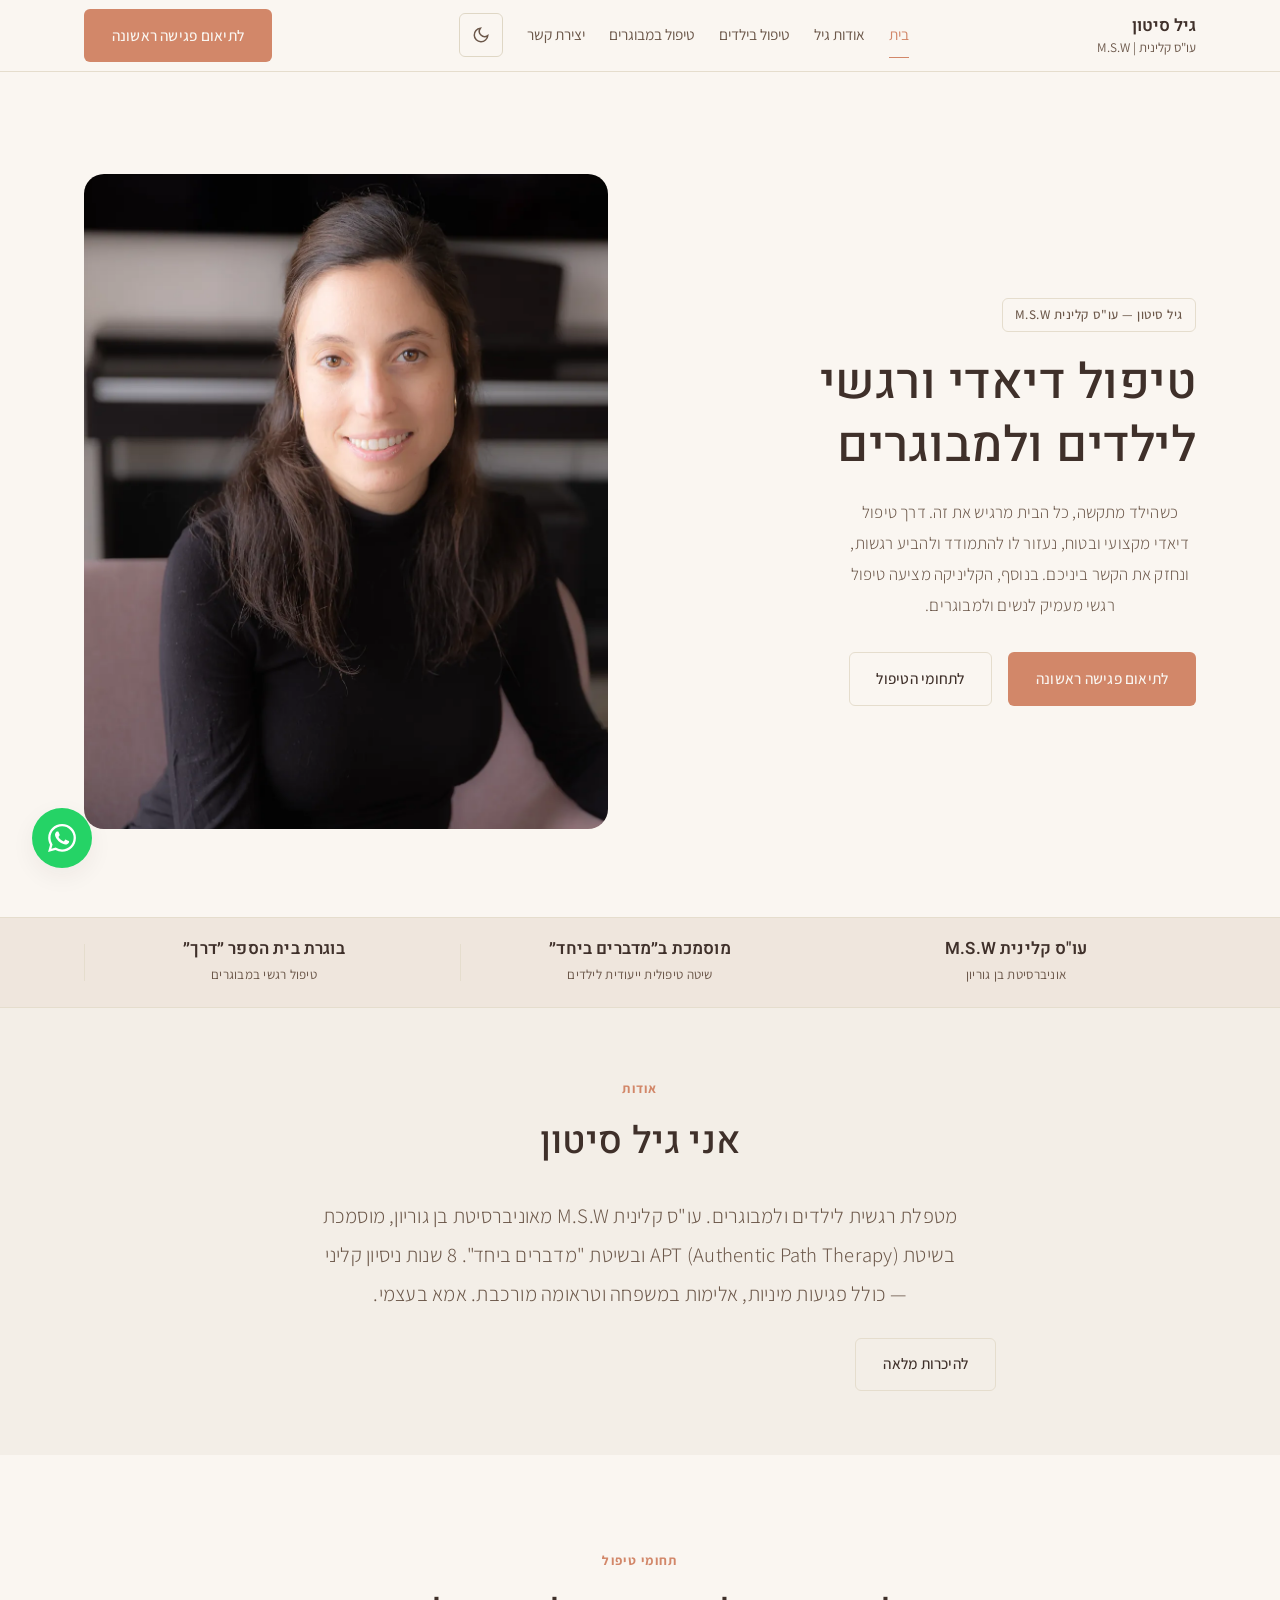
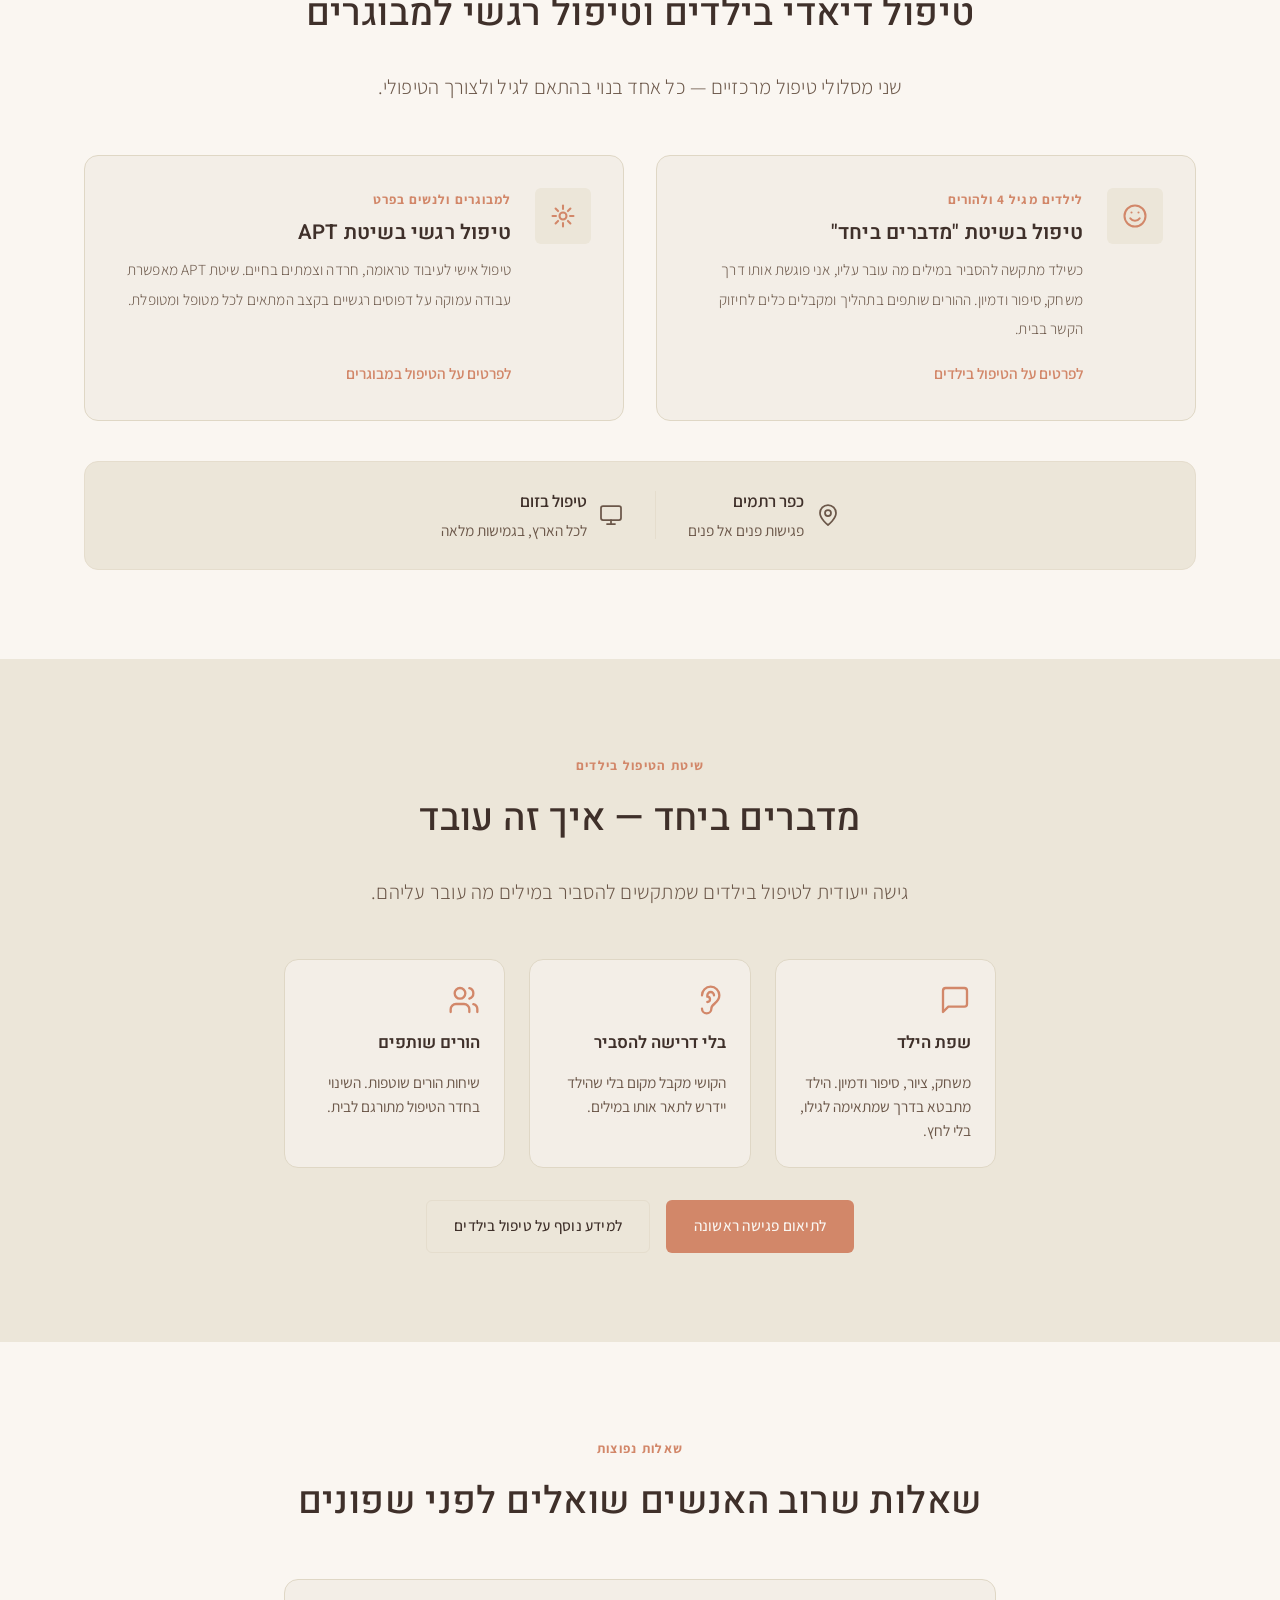
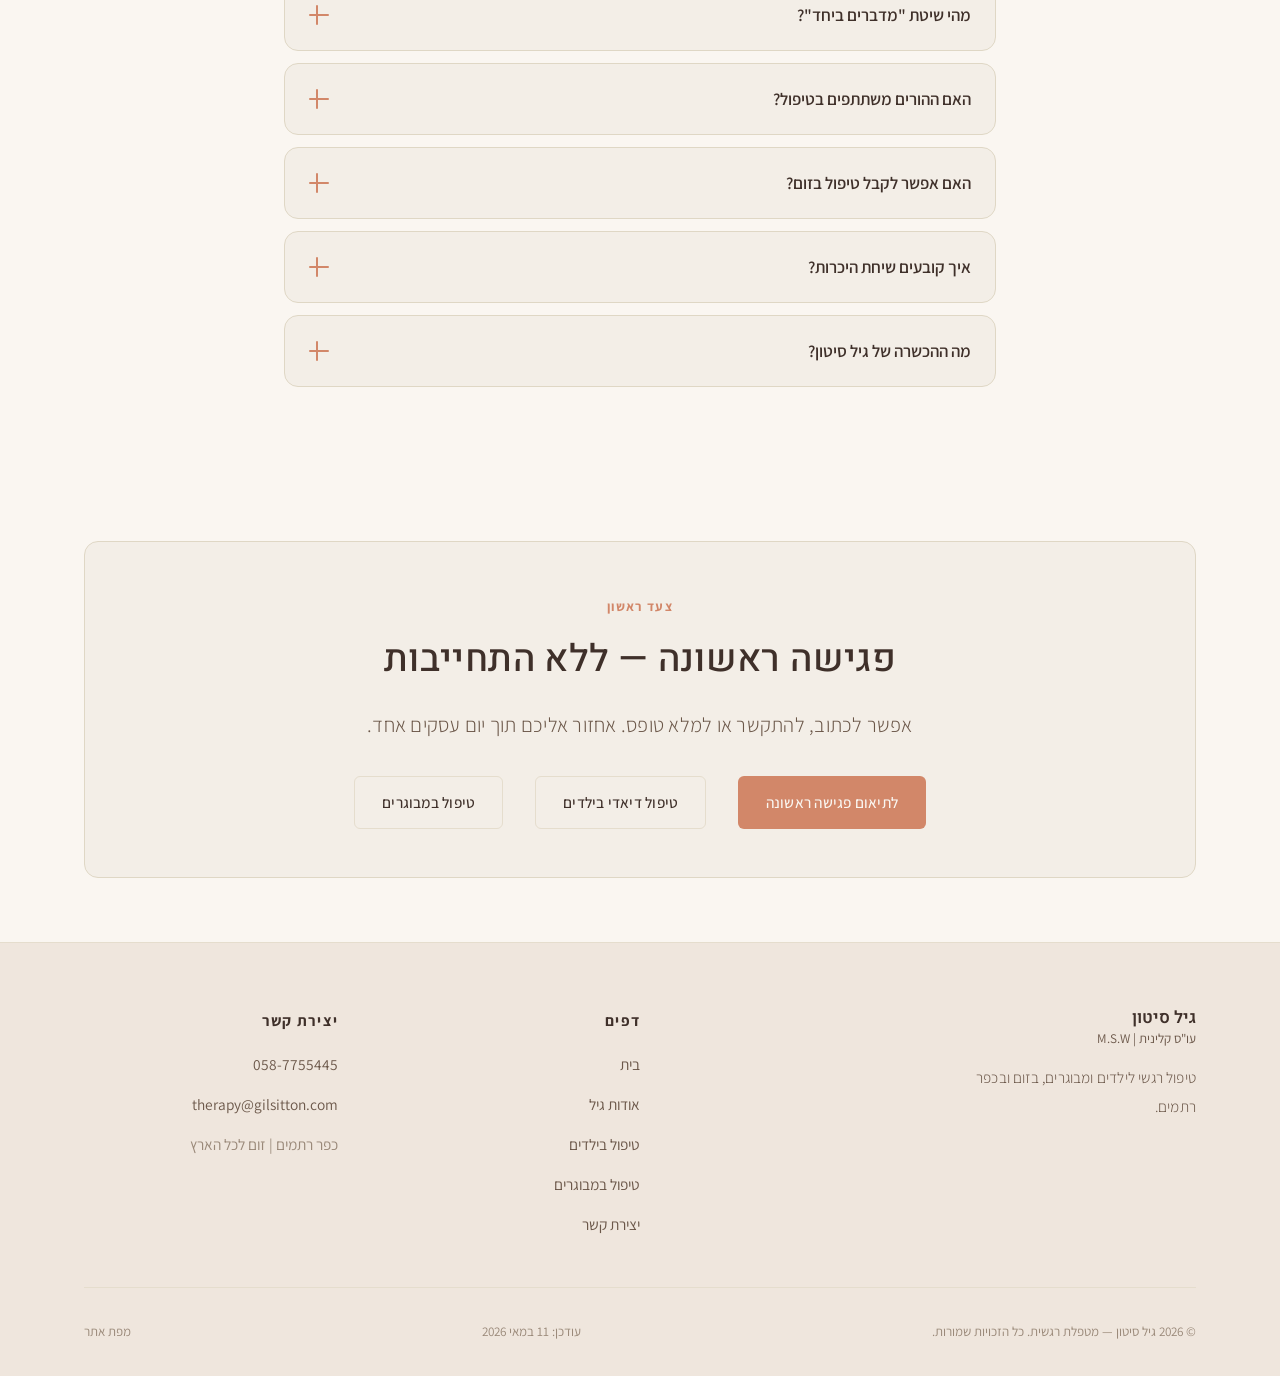
<file: index.html>
<!DOCTYPE html>
<html lang="he" dir="rtl">
<head>
  <!-- Google Analytics 4 -->
  <script async src="https://www.googletagmanager.com/gtag/js?id=G-1X5XN4T4SM"></script>
  <script>
    window.dataLayer = window.dataLayer || [];
    function gtag(){dataLayer.push(arguments);}
    gtag('js', new Date());
    gtag('config', 'G-1X5XN4T4SM');
  </script>
  <meta charset="UTF-8">
  <meta name="viewport" content="width=device-width, initial-scale=1.0">
  <title>גיל סיטון — עובדת סוציאלית קלינית M.S.W | טיפול דיאדי בילדים והדרכת הורים</title>
  <meta name="description" content="גיל סיטון, עובדת סוציאלית קלינית M.S.W. מומחית בטיפול דיאדי בילדים, טיפול רגשי לילדים והדרכת הורים. קליניקה מקצועית בזום ובכפר רתמים.">
  <link rel="canonical" href="https://gilsitton.com/">
  <meta property="og:title" content="גיל סיטון — מטפלת רגשית לילדים ומבוגרים">
  <meta property="og:description" content="טיפול רגשי חם ומקצועי בשיטת מדברים ביחד — לילדים מגיל 4 ולמבוגרים. בזום ובמרפאה בכפר רתמים.">
  <meta property="og:image" content="https://gilsitton.com/assets/images/og/home.jpg">
  <meta property="og:locale" content="he_IL">
  <meta property="og:type" content="website">
  <meta name="twitter:card" content="summary_large_image">
  <meta name="twitter:title" content="גיל סיטון — מטפלת רגשית">
  <meta name="twitter:description" content="טיפול רגשי לילדים ומבוגרים בזום ובמרפאה בכפר רתמים.">

  <!-- Geo / Authorship / Crawler hints (SEO + AI search) -->
  <meta name="author" content="גיל סיטון">
  <meta name="geo.region" content="IL">
  <meta name="geo.placename" content="כפר רתמים">
  <meta name="geo.position" content="30.9700;35.1700">
  <meta name="ICBM" content="30.9700, 35.1700">
  <meta name="theme-color" content="#D28769">
  <meta name="robots" content="index, follow, max-image-preview:large, max-snippet:-1, max-video-preview:-1">
  <meta property="article:modified_time" content="2026-05-11">
  <link rel="alternate" hreflang="he-IL" href="https://gilsitton.com/">
  <link rel="alternate" hreflang="x-default" href="https://gilsitton.com/">

  <!-- Fonts -->
  <link rel="preconnect" href="https://fonts.googleapis.com">
  <link rel="preconnect" href="https://fonts.gstatic.com" crossorigin>
  <link rel="stylesheet" href="https://fonts.googleapis.com/css2?family=Heebo:wght@300;400;500;600&family=Assistant:wght@300;400;500&display=swap&subset=hebrew">

  <!-- Favicon -->
  <link rel="icon" type="image/svg+xml" href="assets/images/logo.svg">
  <link rel="apple-touch-icon" href="assets/images/logo.svg">

  <!-- Prevent dark-mode flash: set theme before CSS evaluates -->
  <script>(function(){try{var t=localStorage.getItem('theme');if(t==='dark')document.documentElement.setAttribute('data-theme','dark');}catch(e){}})();</script>

  <!-- Site styles -->
  <link rel="stylesheet" href="assets/css/tokens.css">
  <link rel="stylesheet" href="assets/css/base.css">
  <link rel="stylesheet" href="assets/css/components.css">
</head>
<body>

<a class="skip-link" href="#main-content">דלגו לתוכן הראשי</a>

<!-- NAV -->
<header class="site-nav" role="banner">
  <div class="container nav-inner">
    <a href="index.html" class="nav-logo" aria-label="לדף הבית">
      גיל סיטון
      <span>עו"ס קלינית | M.S.W</span>
    </a>
    <nav class="nav-links" role="navigation" aria-label="ניווט ראשי">
        <a href="index.html" class="active">בית</a>
      <a href="about.html">אודות גיל</a>
      <a href="children-therapy.html">טיפול בילדים</a>
      <a href="adult-therapy.html">טיפול במבוגרים</a>
      <a href="contact.html">יצירת קשר</a>
        <button class="theme-toggle" aria-label="החלפת מצב תצוגה (בהיר/כהה)">
        <svg class="icon-moon" width="18" height="18" viewBox="0 0 24 24" fill="none" stroke="currentColor" stroke-width="2" aria-hidden="true"><path d="M21 12.79A9 9 0 1111.21 3a7 7 0 009.79 9.79z"/></svg>
        <svg class="icon-sun" width="18" height="18" viewBox="0 0 24 24" fill="none" stroke="currentColor" stroke-width="2" aria-hidden="true"><circle cx="12" cy="12" r="5"/><line x1="12" y1="1" x2="12" y2="3"/><line x1="12" y1="21" x2="12" y2="23"/><line x1="4.22" y1="4.22" x2="5.64" y2="5.64"/><line x1="18.36" y1="18.36" x2="19.78" y2="19.78"/><line x1="1" y1="12" x2="3" y2="12"/><line x1="21" y1="12" x2="23" y2="12"/></svg>
      </button>
      </nav>
    <div class="nav-actions">

      <a href="contact.html" class="btn btn-primary">לתיאום פגישה ראשונה</a>
      <button class="hamburger" aria-expanded="false" aria-label="פתיחת תפריט ניווט נייד" aria-controls="mobile-nav">
        <span></span><span></span><span></span>
      </button>
    </div>
  </div>
</header>
<nav class="mobile-nav" id="mobile-nav" aria-label="ניווט נייד ראשי">
    <a href="index.html">בית</a>
  <a href="about.html">אודות גיל</a>
  <a href="children-therapy.html">טיפול בילדים</a>
  <a href="adult-therapy.html">טיפול במבוגרים</a>
  <a href="contact.html">יצירת קשר</a>
  <a href="contact.html" class="btn btn-primary mt-4">לתיאום פגישה ראשונה</a>
    <button class="theme-toggle" aria-label="החלפת מצב תצוגה (בהיר/כהה)" style="justify-content:flex-start;padding-inline:0;gap:8px;">
    <svg class="icon-moon" width="18" height="18" viewBox="0 0 24 24" fill="none" stroke="currentColor" stroke-width="2" aria-hidden="true"><path d="M21 12.79A9 9 0 1111.21 3a7 7 0 009.79 9.79z"/></svg>
    <svg class="icon-sun" width="18" height="18" viewBox="0 0 24 24" fill="none" stroke="currentColor" stroke-width="2" aria-hidden="true"><circle cx="12" cy="12" r="5"/><line x1="12" y1="1" x2="12" y2="3"/><line x1="12" y1="21" x2="12" y2="23"/><line x1="4.22" y1="4.22" x2="5.64" y2="5.64"/><line x1="18.36" y1="18.36" x2="19.78" y2="19.78"/><line x1="1" y1="12" x2="3" y2="12"/><line x1="21" y1="12" x2="23" y2="12"/></svg>
    <span style="font-size:var(--text-lg);font-weight:600;color:var(--color-text);">מצב תצוגה</span>
  </button>
  </nav>
<main id="main-content">

  <!-- ============ HERO ============ -->
  <section class="hero" aria-labelledby="hero-heading">
    <div class="container hero-inner">
      <div class="hero-content">
        <div class="hero-badge">גיל סיטון — עו"ס קלינית M.S.W</div>
        <h1 class="hero-title" id="hero-heading">
          טיפול דיאדי ורגשי לילדים ולמבוגרים
        </h1>
        <p class="hero-subtitle">
          כשהילד מתקשה, כל הבית מרגיש את זה. דרך טיפול דיאדי מקצועי ובטוח, נעזור לו להתמודד ולהביע רגשות, ונחזק את הקשר ביניכם. בנוסף, הקליניקה מציעה טיפול רגשי מעמיק לנשים ולמבוגרים.
        </p>
        <div class="hero-actions">
          <a href="contact.html" class="btn btn-primary btn-lg">לתיאום פגישה ראשונה</a>
          <a href="#services-heading" class="btn btn-ghost">לתחומי הטיפול</a>
        </div>
      </div>
      <div class="hero-image">
        <picture>
          <source srcset="assets/images/ui/gil-hero.webp" type="image/webp">
          <img src="assets/images/ui/gil-hero.jpg" alt="גיל סיטון, עובדת סוציאלית קלינית M.S.W מומחית בטיפול דיאדי בילדים, טיפול רגשי לילדים והדרכת הורים" width="480" height="600" loading="eager" fetchpriority="high" decoding="async" style="object-fit:cover;border-radius:var(--radius-2xl);">
        </picture>
      </div>
    </div>
  </section>

  <!-- ============ TRUST STRIP ============ -->
  <section class="trust-strip" aria-label="הסמכות מקצועיות">
    <div class="container">
      <ul class="trust-strip__list">
        <li class="trust-strip__item">
          <strong>עו"ס קלינית M.S.W</strong>
          <span>אוניברסיטת בן גוריון</span>
        </li>
        <li class="trust-strip__item">
          <strong>מוסמכת ב״מדברים ביחד״</strong>
          <span>שיטה טיפולית ייעודית לילדים</span>
        </li>
        <li class="trust-strip__item">
          <strong>בוגרת בית הספר ״דרך״</strong>
          <span>טיפול רגשי במבוגרים</span>
        </li>
      </ul>
    </div>
  </section>

  <!-- ============ ABOUT TEASER ============ -->
  <section class="section section--sm bg-surface" aria-labelledby="about-teaser-heading">
    <div class="container container--narrow reveal">
      <div class="section-header" style="margin-bottom:var(--space-6);">
        <span class="section-label">אודות</span>
        <h2 class="section-title" id="about-teaser-heading">אני גיל סיטון</h2>
        <p class="section-subtitle" style="max-width:65ch;">
          מטפלת רגשית לילדים ולמבוגרים. עו"ס קלינית M.S.W מאוניברסיטת בן גוריון, מוסמכת בשיטת APT (Authentic Path Therapy) ובשיטת "מדברים ביחד". 8 שנות ניסיון קליני — כולל פגיעות מיניות, אלימות במשפחה וטראומה מורכבת. אמא בעצמי.
        </p>
      </div>
      <a href="about.html" class="btn btn-ghost">להיכרות מלאה</a>
    </div>
  </section>

  <!-- ============ SERVICES ============ -->
  <section class="section" aria-labelledby="services-heading">
    <div class="container">
      <div class="section-header reveal">
        <span class="section-label">תחומי טיפול</span>
        <h2 class="section-title" id="services-heading">טיפול דיאדי בילדים וטיפול רגשי למבוגרים</h2>
        <p class="section-subtitle">שני מסלולי טיפול מרכזיים — כל אחד בנוי בהתאם לגיל ולצורך הטיפולי.</p>
      </div>

      <div class="services-showcase">
        <a href="children-therapy.html" class="service-showcase-card reveal">
          <div class="service-showcase-card__icon" aria-hidden="true">
            <svg viewBox="0 0 24 24" fill="none" stroke="currentColor" stroke-width="1.75" stroke-linecap="round" stroke-linejoin="round"><circle cx="12" cy="12" r="9"/><path d="M8 14s1.5 2 4 2 4-2 4-2"/><line x1="9" y1="9" x2="9.01" y2="9"/><line x1="15" y1="9" x2="15.01" y2="9"/></svg>
          </div>
          <div class="service-showcase-card__body">
            <div class="service-showcase-card__label">לילדים מגיל 4 ולהורים</div>
            <h3 class="service-showcase-card__title">טיפול בשיטת "מדברים ביחד"</h3>
            <p class="service-showcase-card__desc">
              כשילד מתקשה להסביר במילים מה עובר עליו, אני פוגשת אותו דרך משחק, סיפור ודמיון. ההורים שותפים בתהליך ומקבלים כלים לחיזוק הקשר בבית.
            </p>
            <span class="service-showcase-card__cta">לפרטים על הטיפול בילדים</span>
          </div>
        </a>

        <a href="adult-therapy.html" class="service-showcase-card reveal">
          <div class="service-showcase-card__icon" aria-hidden="true">
            <svg viewBox="0 0 24 24" fill="none" stroke="currentColor" stroke-width="1.75" stroke-linecap="round" stroke-linejoin="round"><circle cx="12" cy="12" r="3"/><path d="M12 3v3"/><path d="M12 18v3"/><path d="M21 12h-3"/><path d="M6 12H3"/><path d="M18.36 5.64l-2.12 2.12"/><path d="M7.76 16.24l-2.12 2.12"/><path d="M18.36 18.36l-2.12-2.12"/><path d="M7.76 7.76L5.64 5.64"/></svg>
          </div>
          <div class="service-showcase-card__body">
            <div class="service-showcase-card__label">למבוגרים ולנשים בפרט</div>
            <h3 class="service-showcase-card__title">טיפול רגשי בשיטת APT</h3>
            <p class="service-showcase-card__desc">
              טיפול אישי לעיבוד טראומה, חרדה וצמתים בחיים. שיטת APT מאפשרת עבודה עמוקה על דפוסים רגשיים בקצב המתאים לכל מטופל ומטופלת.
            </p>
            <span class="service-showcase-card__cta">לפרטים על הטיפול במבוגרים</span>
          </div>
        </a>
      </div>

      <!-- location strip -->
      <div class="location-strip reveal">
        <div class="location-item">
          <span class="location-item__icon" aria-hidden="true">
            <svg viewBox="0 0 24 24" fill="none" stroke="currentColor" stroke-width="1.75" stroke-linecap="round" stroke-linejoin="round"><path d="M20 10c0 6-8 12-8 12s-8-6-8-12a8 8 0 0 1 16 0Z"/><circle cx="12" cy="10" r="3"/></svg>
          </span>
          <div>
            <strong>כפר רתמים</strong>
            <span>פגישות פנים אל פנים</span>
          </div>
        </div>
        <div class="location-divider" aria-hidden="true"></div>
        <div class="location-item">
          <span class="location-item__icon" aria-hidden="true">
            <svg viewBox="0 0 24 24" fill="none" stroke="currentColor" stroke-width="1.75" stroke-linecap="round" stroke-linejoin="round"><rect width="20" height="14" x="2" y="3" rx="2"/><line x1="8" x2="16" y1="21" y2="21"/><line x1="12" x2="12" y1="17" y2="21"/></svg>
          </span>
          <div>
            <strong>טיפול בזום</strong>
            <span>לכל הארץ, בגמישות מלאה</span>
          </div>
        </div>
      </div>
    </div>
  </section>

  <!-- ============ מדברים ביחד ============ -->
  <section class="section bg-surface-2" aria-labelledby="medabrim-heading">
    <div class="container container--narrow">
      <div class="section-header reveal">
        <span class="section-label">שיטת הטיפול בילדים</span>
        <h2 class="section-title" id="medabrim-heading">מדברים ביחד — איך זה עובד</h2>
        <p class="section-subtitle">גישה ייעודית לטיפול בילדים שמתקשים להסביר במילים מה עובר עליהם.</p>
      </div>

      <div class="method-pillars reveal">
        <div class="method-pillar">
          <span class="method-pillar__icon" aria-hidden="true">
            <svg viewBox="0 0 24 24" fill="none" stroke="currentColor" stroke-width="1.75" stroke-linecap="round" stroke-linejoin="round"><path d="M21 15a2 2 0 0 1-2 2H7l-4 4V5a2 2 0 0 1 2-2h14a2 2 0 0 1 2 2z"/></svg>
          </span>
          <div class="method-pillar__title">שפת הילד</div>
          <div class="method-pillar__desc">משחק, ציור, סיפור ודמיון. הילד מתבטא בדרך שמתאימה לגילו, בלי לחץ.</div>
        </div>
        <div class="method-pillar">
          <span class="method-pillar__icon" aria-hidden="true">
            <svg viewBox="0 0 24 24" fill="none" stroke="currentColor" stroke-width="1.75" stroke-linecap="round" stroke-linejoin="round"><path d="M6 8.5a6.5 6.5 0 1 1 13 0c0 6-6 6-6 10a3.5 3.5 0 1 1-7 0"/><path d="M15 8.5a2.5 2.5 0 0 0-5 0v1a2 2 0 1 1 0 4"/></svg>
          </span>
          <div class="method-pillar__title">בלי דרישה להסביר</div>
          <div class="method-pillar__desc">הקושי מקבל מקום בלי שהילד יידרש לתאר אותו במילים.</div>
        </div>
        <div class="method-pillar">
          <span class="method-pillar__icon" aria-hidden="true">
            <svg viewBox="0 0 24 24" fill="none" stroke="currentColor" stroke-width="1.75" stroke-linecap="round" stroke-linejoin="round"><path d="M16 21v-2a4 4 0 0 0-4-4H6a4 4 0 0 0-4 4v2"/><circle cx="9" cy="7" r="4"/><path d="M22 21v-2a4 4 0 0 0-3-3.87"/><path d="M16 3.13a4 4 0 0 1 0 7.75"/></svg>
          </span>
          <div class="method-pillar__title">הורים שותפים</div>
          <div class="method-pillar__desc">שיחות הורים שוטפות. השינוי בחדר הטיפול מתורגם לבית.</div>
        </div>
      </div>

      <div class="flex-center-wrap gap-4 mt-8">
        <a href="contact.html" class="btn btn-primary">לתיאום פגישה ראשונה</a>
        <a href="children-therapy.html" class="btn btn-ghost">למידע נוסף על טיפול בילדים</a>
      </div>
    </div>
  </section>

  <!-- ============ FAQ ============ -->
  <section class="section" aria-labelledby="faq-home-heading">
    <div class="container container--narrow">
      <div class="section-header reveal">
        <span class="section-label">שאלות נפוצות</span>
        <h2 class="section-title" id="faq-home-heading">שאלות שרוב האנשים שואלים לפני שפונים</h2>
      </div>
      <div class="faq-list">
        <div class="faq-item reveal">
          <button class="faq-question" aria-expanded="false">
            מהי שיטת "מדברים ביחד"?
            <span class="faq-icon" aria-hidden="true"></span>
          </button>
          <div class="faq-answer" role="region">גישה טיפולית לילדים המשתמשת בשפת הדמיון, הסיפור והמשחק לעיבוד רגשי. הילד מתבטא בדרכו הטבעית — ובכך מגיע לרגשות עמוקים בלי לחץ ובלי עימות ישיר.</div>
        </div>
        <div class="faq-item reveal">
          <button class="faq-question" aria-expanded="false">
            האם ההורים משתתפים בטיפול?
            <span class="faq-icon" aria-hidden="true"></span>
          </button>
          <div class="faq-answer" role="region">כן — ליווי הורים הוא חלק אינטגרלי. לאורך הטיפול נקיים שיחות הורים כדי לשתף, להדריך, ולחזק את הקשר בין ההורה לילד.</div>
        </div>
        <div class="faq-item reveal">
          <button class="faq-question" aria-expanded="false">
            האם אפשר לקבל טיפול בזום?
            <span class="faq-icon" aria-hidden="true"></span>
          </button>
          <div class="faq-answer" role="region">כן — גיל מעניקה טיפול בזום לכל הארץ, לילדים ולמבוגרים כאחד. הטיפול יעיל ומאפשר גמישות מרבית.</div>
        </div>
        <div class="faq-item reveal">
          <button class="faq-question" aria-expanded="false">
            איך קובעים שיחת היכרות?
            <span class="faq-icon" aria-hidden="true"></span>
          </button>
          <div class="faq-answer" role="region">פשוט מאוד — שולחים הודעה בוואטסאפ, מתקשרים, או ממלאים את הטופס. אחרי הפנייה נקבע שיחת היכרות קצרה ללא התחייבות.</div>
        </div>
        <div class="faq-item reveal">
          <button class="faq-question" aria-expanded="false">
            מה ההכשרה של גיל סיטון?
            <span class="faq-icon" aria-hidden="true"></span>
          </button>
          <div class="faq-answer" role="region">גיל היא עובדת סוציאלית קלינית M.S.W, מטפלת מוסמכת בשיטת "מדברים ביחד", ובוגרת בית הספר למטפלים בשיטת "דרך". לצד ההכשרה — גם אמא.</div>
        </div>
      </div>
    </div>
  </section>

  <!-- ============ CTA ============ -->
  <section class="section section--sm" aria-labelledby="cta-home">
    <div class="container">
      <div class="cta-banner reveal">
        <span class="section-label">צעד ראשון</span>
        <h2 class="section-title" id="cta-home">פגישה ראשונה — ללא התחייבות</h2>
        <p class="section-subtitle">אפשר לכתוב, להתקשר או למלא טופס. אחזור אליכם תוך יום עסקים אחד.</p>
        <div class="flex-center-wrap gap-4 mt-8">
          <a href="contact.html" class="btn btn-primary">לתיאום פגישה ראשונה</a>
          <a href="children-therapy.html" class="btn btn-ghost">טיפול דיאדי בילדים</a>
          <a href="adult-therapy.html" class="btn btn-ghost">טיפול במבוגרים</a>
        </div>
      </div>
    </div>
  </section>

</main>

<footer class="site-footer" role="contentinfo">
  <div class="container">
    <div class="footer-inner">
      <div class="footer-brand">
        <a href="index.html" class="nav-logo">גיל סיטון<span>עו"ס קלינית | M.S.W</span></a>
        <p class="footer-desc">טיפול רגשי לילדים ומבוגרים, בזום ובכפר רתמים.</p>
      </div>
      <div>
        <div class="footer-heading">דפים</div>
        <nav class="footer-links" aria-label="ניווט תחתון (Footer)">
          <a href="index.html">בית</a>
          <a href="about.html">אודות גיל</a>
          <a href="children-therapy.html">טיפול בילדים</a>
          <a href="adult-therapy.html">טיפול במבוגרים</a>
          <a href="contact.html">יצירת קשר</a>
        </nav>
      </div>
      <div>
        <div class="footer-heading">יצירת קשר</div>
        <div class="footer-links">
          <a href="tel:0587755445">058-7755445</a>
          <a href="mailto:therapy@gilsitton.com">therapy@gilsitton.com</a>
          <span class="text-sm text-faint">כפר רתמים | זום לכל הארץ</span>
        </div>
      </div>
    </div>
    <div class="footer-bottom">
      <span class="footer-copy">© 2026 גיל סיטון — מטפלת רגשית. כל הזכויות שמורות.</span>
      <time datetime="2026-05-11" class="text-xs text-faint">עודכן: 11 במאי 2026</time>
      <a href="sitemap.xml" class="text-xs text-faint">מפת אתר</a>
    </div>
  </div>
</footer>

<script src="assets/js/main.js" defer></script>
<script src="assets/js/schema.js" defer></script>
<a href="https://wa.me/972587755445?text=שלום+גיל,+אני+רוצה+לשמוע+קצת+יותר"
   class="whatsapp-float"
   target="_blank"
   rel="noopener noreferrer"
   aria-label="שליחת הודעת וואטסאפ (נפתח בחלון חדש)">
  <svg width="28" height="28" viewBox="0 0 24 24"
       fill="white" aria-hidden="true">
    <path d="M17.472 14.382c-.297-.149-1.758-.867-2.03-.967-.273-.099-.471-.148-.67.15-.197.297-.767.966-.94 1.164-.173.199-.347.223-.644.075-.297-.15-1.255-.463-2.39-1.475-.883-.788-1.48-1.761-1.653-2.059-.173-.297-.018-.458.13-.606.134-.133.298-.347.446-.52.149-.174.198-.298.298-.497.099-.198.05-.371-.025-.52-.075-.149-.669-1.612-.916-2.207-.242-.579-.487-.5-.669-.51-.173-.008-.371-.01-.57-.01-.198 0-.52.074-.792.372-.272.297-1.04 1.016-1.04 2.479 0 1.462 1.065 2.875 1.213 3.074.149.198 2.096 3.2 5.077 4.487.709.306 1.262.489 1.694.625.712.227 1.36.195 1.871.118.571-.085 1.758-.719 2.006-1.413.248-.694.248-1.289.173-1.413-.074-.124-.272-.198-.57-.347m-5.421 7.403h-.004a9.87 9.87 0 01-5.031-1.378l-.361-.214-3.741.982.998-3.648-.235-.374a9.86 9.86 0 01-1.51-5.26c.001-5.45 4.436-9.884 9.888-9.884 2.64 0 5.122 1.03 6.988 2.898a9.825 9.825 0 012.893 6.994c-.003 5.45-4.437 9.884-9.885 9.884m8.413-18.297A11.815 11.815 0 0012.05 0C5.495 0 .16 5.335.157 11.892c0 2.096.547 4.142 1.588 5.945L.057 24l6.305-1.654a11.882 11.882 0 005.683 1.448h.005c6.554 0 11.89-5.335 11.893-11.893a11.821 11.821 0 00-3.48-8.413Z" />
  </svg>
</a>

<!-- Mobile Sticky CTA — single WhatsApp button -->
<div class="mobile-sticky-cta mobile-sticky-cta--single" role="complementary" aria-label="שליחת הודעת וואטסאפ (נפתח בחלון חדש)">
  <a href="https://wa.me/972587755445?text=שלום+גיל,+אני+רוצה+לתאם+פגישה+ראשונה"
     class="mobile-sticky-cta__btn mobile-sticky-cta__btn--whatsapp"
     target="_blank" rel="noopener noreferrer" aria-label="שליחת הודעת וואטסאפ (נפתח בחלון חדש)">
    <svg width="18" height="18" viewBox="0 0 24 24" fill="currentColor" aria-hidden="true"><path d="M17.472 14.382c-.297-.149-1.758-.867-2.03-.967-.273-.099-.471-.148-.67.15-.197.297-.767.966-.94 1.164-.173.199-.347.223-.644.075-.297-.15-1.255-.463-2.39-1.475-.883-.788-1.48-1.761-1.653-2.059-.173-.297-.018-.458.13-.606.134-.133.298-.347.446-.52.149-.174.198-.298.298-.497.099-.198.05-.371-.025-.52-.075-.149-.669-1.612-.916-2.207-.242-.579-.487-.5-.669-.51-.173-.008-.371-.01-.57-.01-.198 0-.52.074-.792.372-.272.297-1.04 1.016-1.04 2.479 0 1.462 1.065 2.875 1.213 3.074.149.198 2.096 3.2 5.077 4.487.709.306 1.262.489 1.694.625.712.227 1.36.195 1.871.118.571-.085 1.758-.719 2.006-1.413.248-.694.248-1.289.173-1.413-.074-.124-.272-.198-.57-.347m-5.421 7.403h-.004a9.87 9.87 0 01-5.031-1.378l-.361-.214-3.741.982.998-3.648-.235-.374a9.86 9.86 0 01-1.51-5.26c.001-5.45 4.436-9.884 9.888-9.884 2.64 0 5.122 1.03 6.988 2.898a9.825 9.825 0 012.893 6.994c-.003 5.45-4.437 9.884-9.885 9.884m8.413-18.297A11.815 11.815 0 0012.05 0C5.495 0 .16 5.335.157 11.892c0 2.096.547 4.142 1.588 5.945L.057 24l6.305-1.654a11.882 11.882 0 005.683 1.448h.005c6.554 0 11.89-5.335 11.893-11.893a11.821 11.821 0 00-3.48-8.413Z"/></svg>
    לתיאום פגישה ראשונה
  </a>
</div>
</body>
</html>
</file>
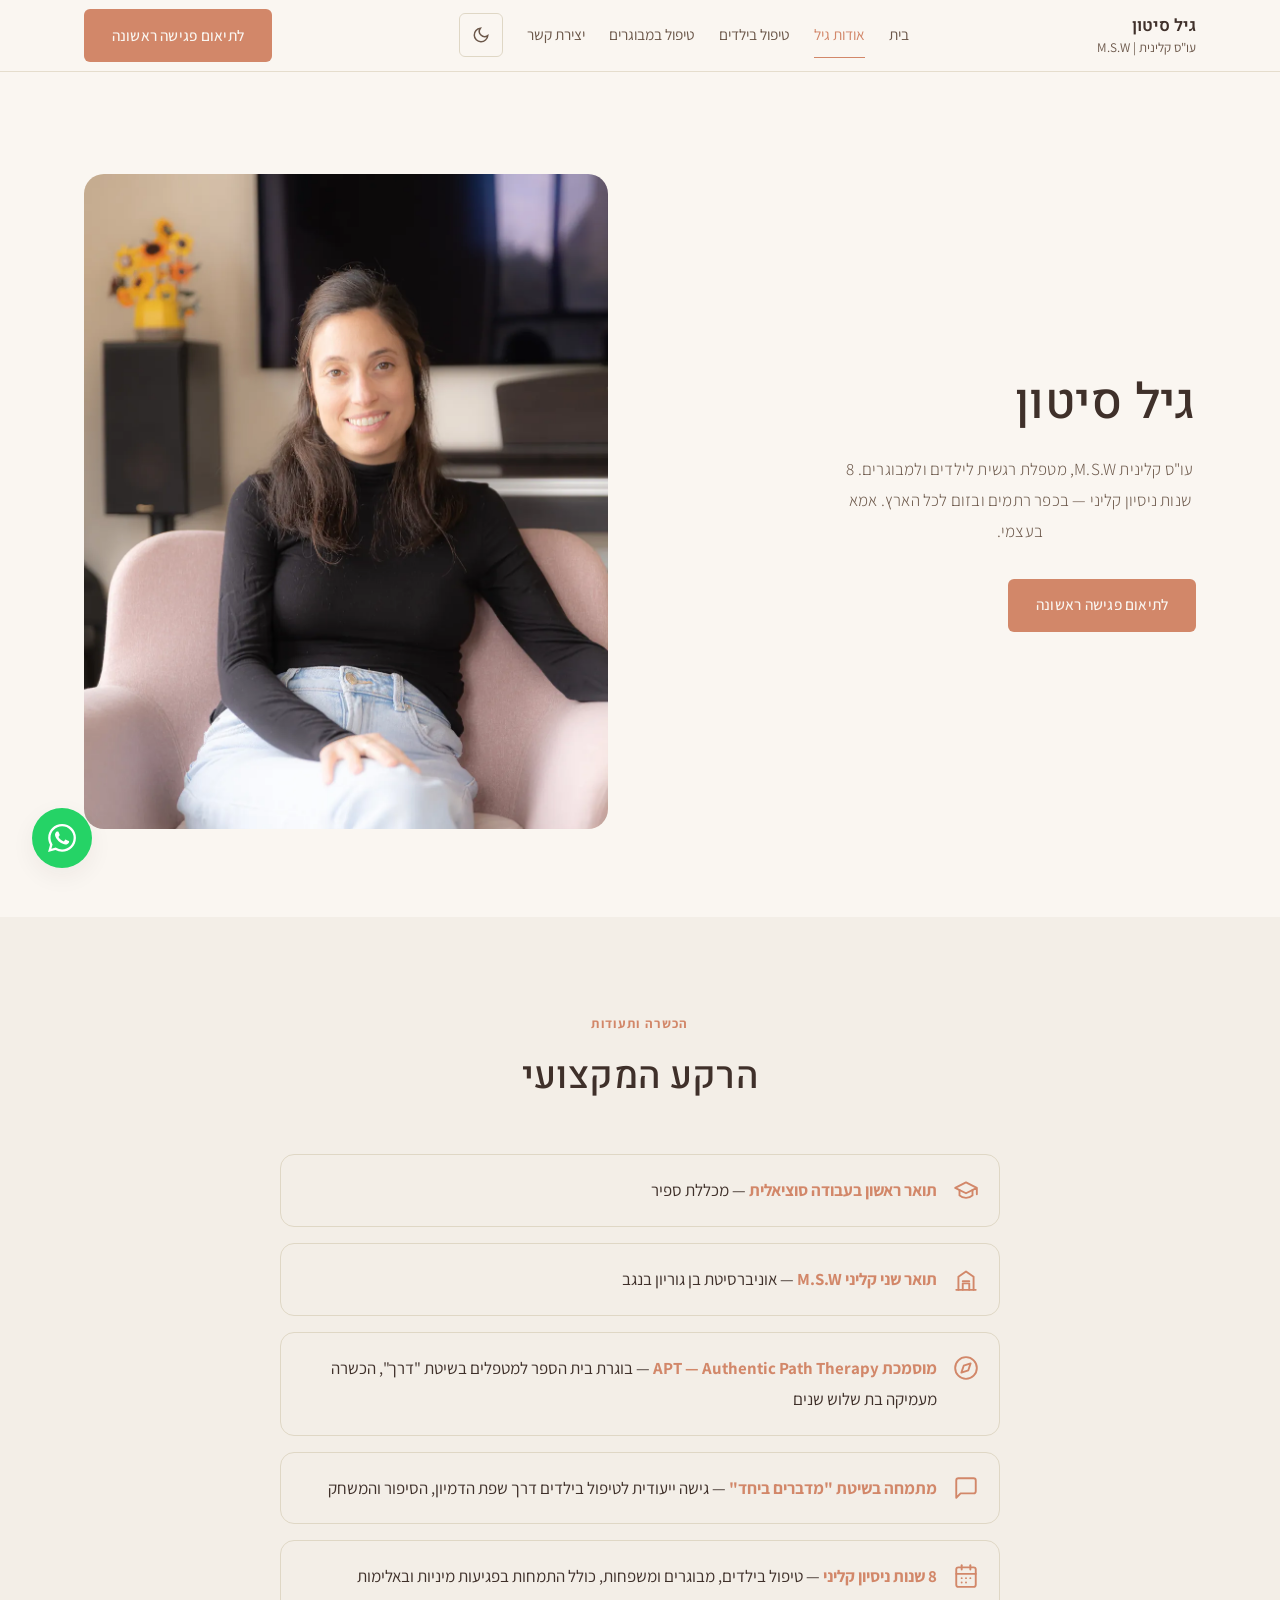
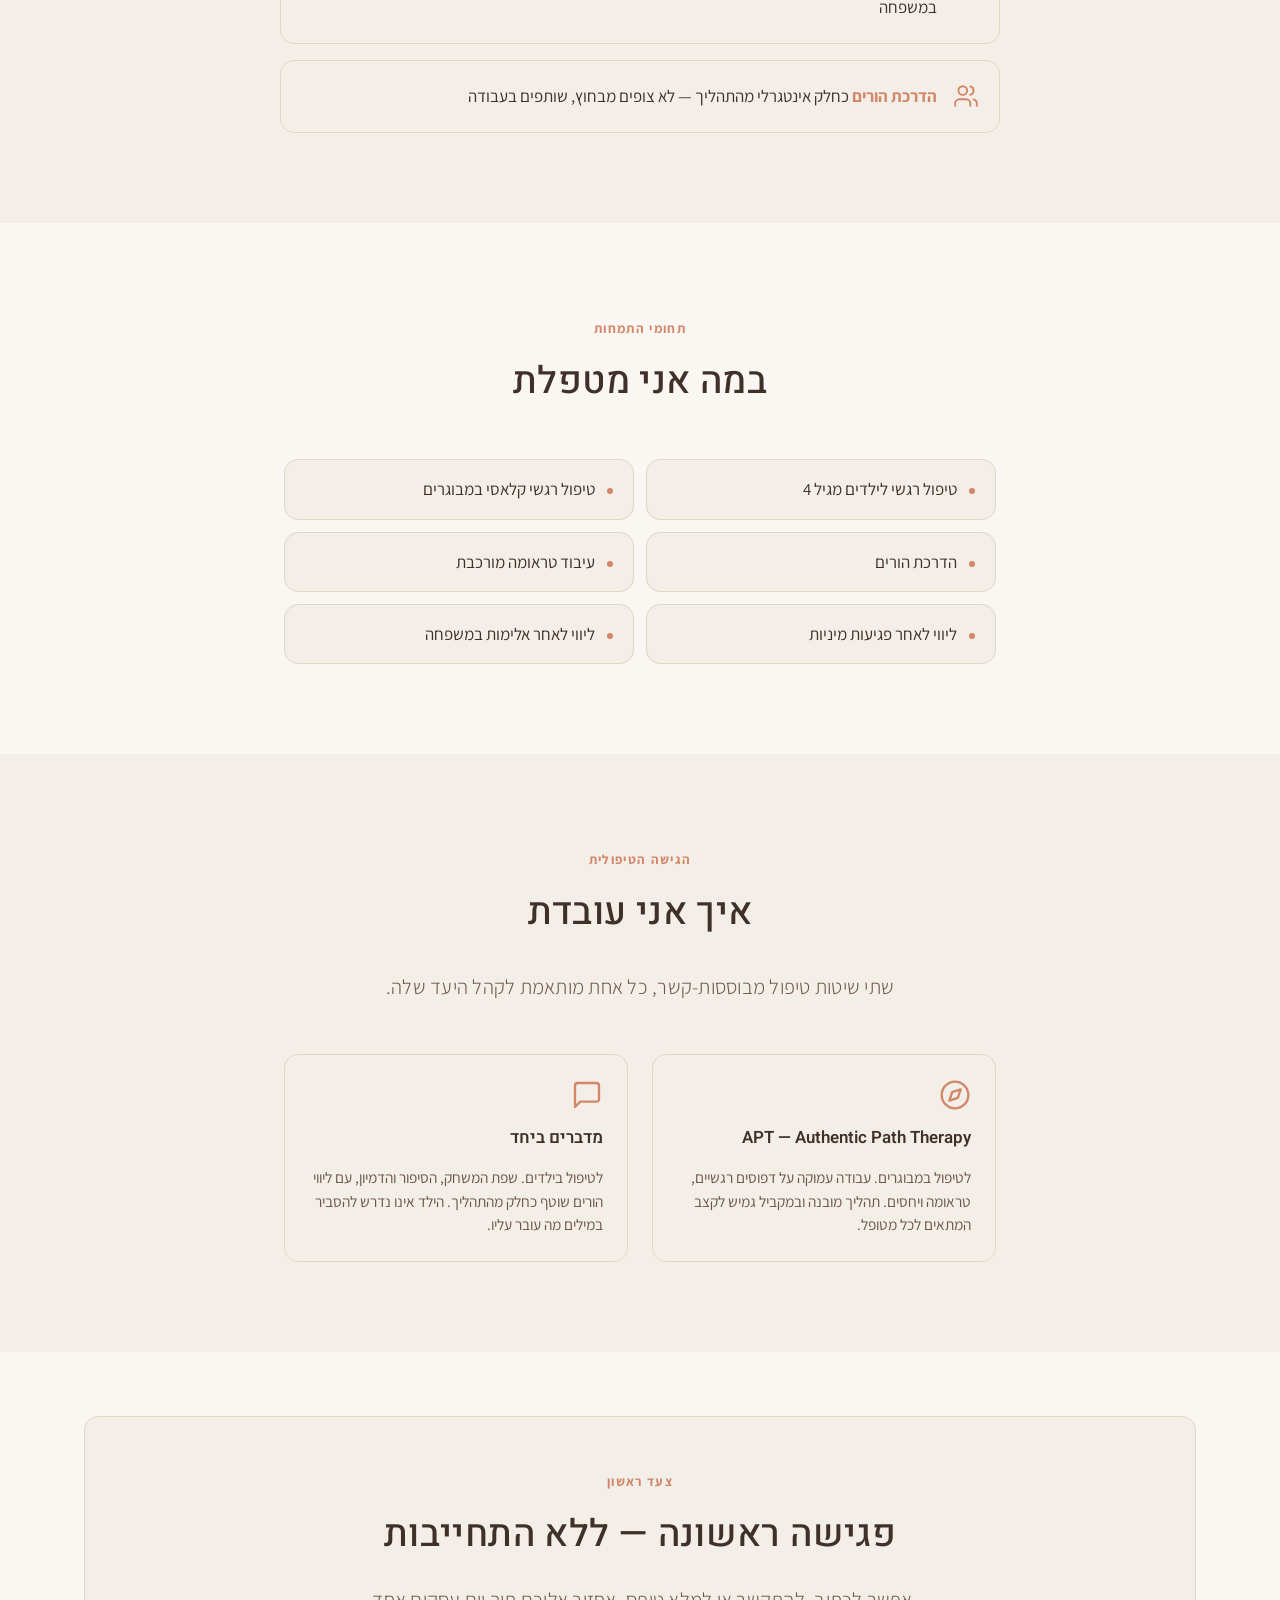
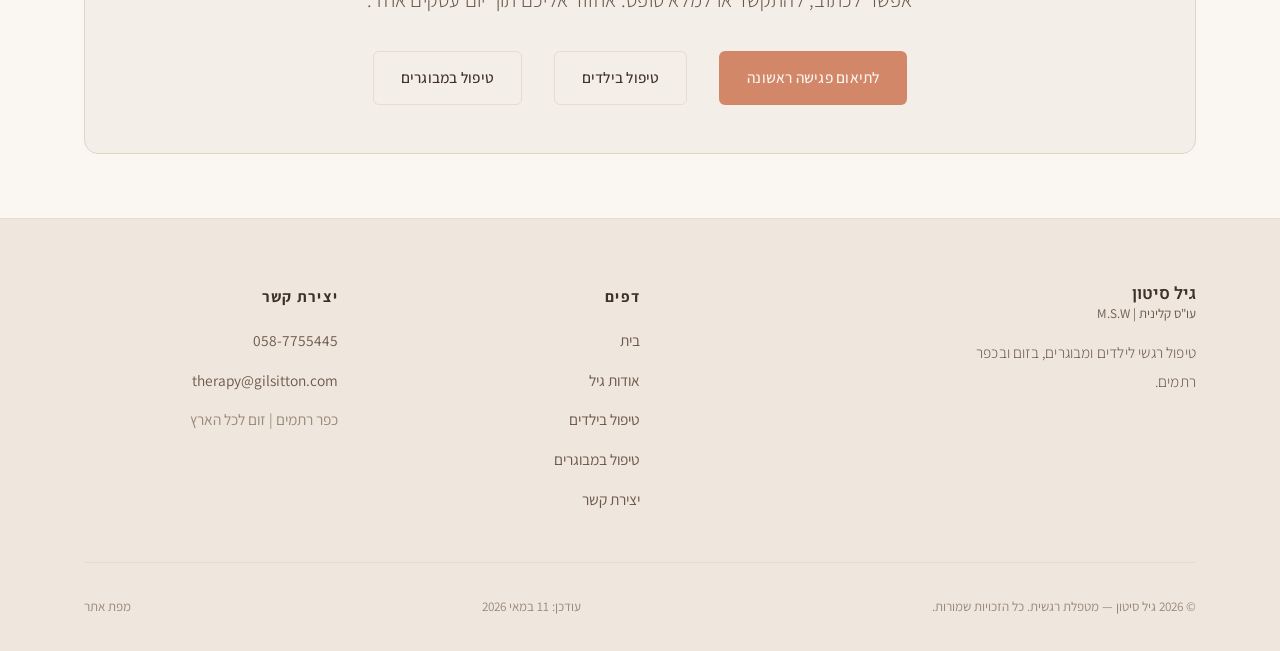
<file: about.html>
<!DOCTYPE html>
<html lang="he" dir="rtl">
<head>
  <!-- Google Analytics 4 -->
  <script async src="https://www.googletagmanager.com/gtag/js?id=G-1X5XN4T4SM"></script>
  <script>
    window.dataLayer = window.dataLayer || [];
    function gtag(){dataLayer.push(arguments);}
    gtag('js', new Date());
    gtag('config', 'G-1X5XN4T4SM');
  </script>
  <meta charset="UTF-8">
  <meta name="viewport" content="width=device-width, initial-scale=1.0">
  <title>אודות גיל סיטון — עובדת סוציאלית קלינית M.S.W ומטפלת רגשית</title>
  <meta name="description" content="גיל סיטון — עובדת סוציאלית קלינית M.S.W מאוניברסיטת בן גוריון. מוסמכת APT ושיטת מדברים ביחד, עם 8 שנות ניסיון קליני כולל התמחות בפגיעות מיניות ואלימות במשפחה. טיפול בכפר רתמים ובזום.">
  <link rel="canonical" href="https://gilsitton.com/about.html">
  <meta property="og:title" content="אודות גיל סיטון — מטפלת רגשית">
  <meta property="og:description" content="הכירו את גיל סיטון — עובדת סוציאלית קלינית, מטפלת בשיטת מדברים ביחד, ואמא. גישה חמה, אנושית ומקצועית.">
  <meta property="og:image" content="https://gilsitton.com/assets/images/og/about.jpg">
  <meta property="og:locale" content="he_IL">
  <meta property="og:type" content="website">
  <meta name="twitter:card" content="summary_large_image">

  <!-- Geo / Authorship / Crawler hints (SEO + AI search) -->
  <meta name="author" content="גיל סיטון">
  <meta name="geo.region" content="IL">
  <meta name="geo.placename" content="כפר רתמים">
  <meta name="geo.position" content="30.9700;35.1700">
  <meta name="ICBM" content="30.9700, 35.1700">
  <meta name="theme-color" content="#D28769">
  <meta name="robots" content="index, follow, max-image-preview:large, max-snippet:-1, max-video-preview:-1">
  <meta property="article:modified_time" content="2026-05-11">
  <link rel="alternate" hreflang="he-IL" href="https://gilsitton.com/about.html">

  <!-- Fonts -->
  <link rel="preconnect" href="https://fonts.googleapis.com">
  <link rel="preconnect" href="https://fonts.gstatic.com" crossorigin>
  <link rel="stylesheet" href="https://fonts.googleapis.com/css2?family=Heebo:wght@300;400;500;600&family=Assistant:wght@300;400;500&display=swap&subset=hebrew">

  <!-- Favicon -->
  <link rel="icon" type="image/svg+xml" href="assets/images/logo.svg">
  <link rel="apple-touch-icon" href="assets/images/logo.svg">

  <!-- Prevent dark-mode flash: set theme before CSS evaluates -->
  <script>(function(){try{var t=localStorage.getItem('theme');if(t==='dark')document.documentElement.setAttribute('data-theme','dark');}catch(e){}})();</script>

  <!-- Site styles -->
  <link rel="stylesheet" href="assets/css/tokens.css">
  <link rel="stylesheet" href="assets/css/base.css">
  <link rel="stylesheet" href="assets/css/components.css">
</head>
<body>
<a class="skip-link" href="#main-content">דלגו לתוכן הראשי</a>

<header class="site-nav" role="banner">
  <div class="container nav-inner">
    <a href="index.html" class="nav-logo">גיל סיטון<span>עו"ס קלינית | M.S.W</span></a>
    <nav class="nav-links" role="navigation" aria-label="ניווט ראשי">
        <a href="index.html">בית</a>
      <a href="about.html" class="active">אודות גיל</a>
      <a href="children-therapy.html">טיפול בילדים</a>
      <a href="adult-therapy.html">טיפול במבוגרים</a>
      <a href="contact.html">יצירת קשר</a>
        <button class="theme-toggle" aria-label="החלפת מצב תצוגה (בהיר/כהה)">
        <svg class="icon-moon" width="18" height="18" viewBox="0 0 24 24" fill="none" stroke="currentColor" stroke-width="2" aria-hidden="true"><path d="M21 12.79A9 9 0 1111.21 3a7 7 0 009.79 9.79z"/></svg>
        <svg class="icon-sun" width="18" height="18" viewBox="0 0 24 24" fill="none" stroke="currentColor" stroke-width="2" aria-hidden="true"><circle cx="12" cy="12" r="5"/><line x1="12" y1="1" x2="12" y2="3"/><line x1="12" y1="21" x2="12" y2="23"/><line x1="4.22" y1="4.22" x2="5.64" y2="5.64"/><line x1="18.36" y1="18.36" x2="19.78" y2="19.78"/><line x1="1" y1="12" x2="3" y2="12"/><line x1="21" y1="12" x2="23" y2="12"/></svg>
      </button>
      </nav>
    <div class="nav-actions">

      <a href="contact.html" class="btn btn-primary">לתיאום פגישה ראשונה</a>
      <button class="hamburger" aria-expanded="false" aria-label="פתיחת תפריט ניווט נייד" aria-controls="mobile-nav"><span></span><span></span><span></span></button>
    </div>
  </div>
</header>
<nav class="mobile-nav" id="mobile-nav" aria-label="ניווט נייד ראשי">
    <a href="index.html">בית</a><a href="about.html">אודות גיל</a><a href="children-therapy.html">טיפול בילדים</a><a href="adult-therapy.html">טיפול במבוגרים</a><a href="contact.html">יצירת קשר</a>
  <a href="contact.html" class="btn btn-primary mt-4">לתיאום פגישה ראשונה</a>
    <button class="theme-toggle" aria-label="החלפת מצב תצוגה (בהיר/כהה)" style="justify-content:flex-start;padding-inline:0;gap:8px;">
    <svg class="icon-moon" width="18" height="18" viewBox="0 0 24 24" fill="none" stroke="currentColor" stroke-width="2" aria-hidden="true"><path d="M21 12.79A9 9 0 1111.21 3a7 7 0 009.79 9.79z"/></svg>
    <svg class="icon-sun" width="18" height="18" viewBox="0 0 24 24" fill="none" stroke="currentColor" stroke-width="2" aria-hidden="true"><circle cx="12" cy="12" r="5"/><line x1="12" y1="1" x2="12" y2="3"/><line x1="12" y1="21" x2="12" y2="23"/><line x1="4.22" y1="4.22" x2="5.64" y2="5.64"/><line x1="18.36" y1="18.36" x2="19.78" y2="19.78"/><line x1="1" y1="12" x2="3" y2="12"/><line x1="21" y1="12" x2="23" y2="12"/></svg>
    <span style="font-size:var(--text-lg);font-weight:600;color:var(--color-text);">מצב תצוגה</span>
  </button>
  </nav>
<main id="main-content">

  <!-- ============ HERO (א — תמונה + שם + תואר + ניסיון) ============ -->
  <section class="hero" aria-labelledby="about-title">
    <div class="container hero-inner">
      <div class="hero-content">


        <h1 class="hero-title" id="about-title">גיל סיטון</h1>
        <p class="hero-subtitle">
          עו"ס קלינית M.S.W, מטפלת רגשית לילדים ולמבוגרים. 8 שנות ניסיון קליני — בכפר רתמים ובזום לכל הארץ. אמא בעצמי.
        </p>
        <div class="hero-actions">
          <a href="https://wa.me/972587755445?text=שלום+גיל,+אני+רוצה+לתאם+פגישה+ראשונה" class="btn btn-primary btn-lg">לתיאום פגישה ראשונה</a>
        </div>
      </div>
      <div class="hero-image">
        <picture>
          <source srcset="assets/images/ui/gil-about.webp" type="image/webp">
          <img src="assets/images/ui/gil-about.jpg" alt="גיל סיטון יושבת בקליניקה — סביבה טיפולית קשובה ורגועה" width="480" height="540" loading="eager" fetchpriority="high" decoding="async" style="object-fit:cover;border-radius:var(--radius-2xl);">
        </picture>
      </div>
    </div>
  </section>

  <!-- ============ CREDENTIALS (ב — הכשרות ותעודות) ============ -->
  <section class="section bg-surface" aria-labelledby="cred-heading">
    <div class="container">
      <div class="section-header reveal">
        <span class="section-label">הכשרה ותעודות</span>
        <h2 class="section-title" id="cred-heading">הרקע המקצועי</h2>
      </div>
      <div class="info-list reveal" style="max-width:720px;margin-inline:auto;">

        <div class="info-item">
          <div class="info-item__icon" aria-hidden="true">
            <svg viewBox="0 0 24 24" fill="none" stroke="currentColor" stroke-width="1.75" stroke-linecap="round" stroke-linejoin="round"><path d="M22 10v6M2 10l10-5 10 5-10 5z"/><path d="M6 12v5c3 3 9 3 12 0v-5"/></svg>
          </div>
          <div class="info-item__text">
            <strong>תואר ראשון בעבודה סוציאלית</strong> — מכללת ספיר
          </div>
        </div>

        <div class="info-item">
          <div class="info-item__icon" aria-hidden="true">
            <svg viewBox="0 0 24 24" fill="none" stroke="currentColor" stroke-width="1.75" stroke-linecap="round" stroke-linejoin="round"><path d="M3 22h18"/><path d="M5 22V10l7-5 7 5v12"/><path d="M9 22v-6h6v6"/><path d="M9 14h6"/></svg>
          </div>
          <div class="info-item__text">
            <strong>תואר שני קליני M.S.W</strong> — אוניברסיטת בן גוריון בנגב
          </div>
        </div>

        <div class="info-item">
          <div class="info-item__icon" aria-hidden="true">
            <svg viewBox="0 0 24 24" fill="none" stroke="currentColor" stroke-width="1.75" stroke-linecap="round" stroke-linejoin="round"><circle cx="12" cy="12" r="10"/><polygon points="16.24 7.76 14.12 14.12 7.76 16.24 9.88 9.88 16.24 7.76"/></svg>
          </div>
          <div class="info-item__text">
            <strong>מוסמכת APT — Authentic Path Therapy</strong> — בוגרת בית הספר למטפלים בשיטת "דרך", הכשרה מעמיקה בת שלוש שנים
          </div>
        </div>

        <div class="info-item">
          <div class="info-item__icon" aria-hidden="true">
            <svg viewBox="0 0 24 24" fill="none" stroke="currentColor" stroke-width="1.75" stroke-linecap="round" stroke-linejoin="round"><path d="M21 15a2 2 0 0 1-2 2H7l-4 4V5a2 2 0 0 1 2-2h14a2 2 0 0 1 2 2z"/></svg>
          </div>
          <div class="info-item__text">
            <strong>מתמחה בשיטת "מדברים ביחד"</strong> — גישה ייעודית לטיפול בילדים דרך שפת הדמיון, הסיפור והמשחק
          </div>
        </div>

        <div class="info-item">
          <div class="info-item__icon" aria-hidden="true">
            <svg viewBox="0 0 24 24" fill="none" stroke="currentColor" stroke-width="1.75" stroke-linecap="round" stroke-linejoin="round"><rect x="3" y="4" width="18" height="18" rx="2"/><path d="M16 2v4"/><path d="M8 2v4"/><path d="M3 10h18"/><path d="M8 14h.01"/><path d="M12 14h.01"/><path d="M16 14h.01"/><path d="M8 18h.01"/><path d="M12 18h.01"/></svg>
          </div>
          <div class="info-item__text">
            <strong>8 שנות ניסיון קליני</strong> — טיפול בילדים, מבוגרים ומשפחות, כולל התמחות בפגיעות מיניות ובאלימות במשפחה
          </div>
        </div>

        <div class="info-item">
          <div class="info-item__icon" aria-hidden="true">
            <svg viewBox="0 0 24 24" fill="none" stroke="currentColor" stroke-width="1.75" stroke-linecap="round" stroke-linejoin="round"><path d="M16 21v-2a4 4 0 0 0-4-4H6a4 4 0 0 0-4 4v2"/><circle cx="9" cy="7" r="4"/><path d="M22 21v-2a4 4 0 0 0-3-3.87"/><path d="M16 3.13a4 4 0 0 1 0 7.75"/></svg>
          </div>
          <div class="info-item__text">
            <strong>הדרכת הורים</strong> כחלק אינטגרלי מהתהליך — לא צופים מבחוץ, שותפים בעבודה
          </div>
        </div>

      </div>
    </div>
  </section>

  <!-- ============ SPECIALTIES (ג — תחומי התמחות) ============ -->
  <section class="section" aria-labelledby="spec-heading">
    <div class="container container--narrow">
      <div class="section-header reveal">
        <span class="section-label">תחומי התמחות</span>
        <h2 class="section-title" id="spec-heading">במה אני מטפלת</h2>
      </div>
      <ul class="spec-list reveal">
        <li class="spec-list__item">טיפול רגשי לילדים מגיל 4</li>
        <li class="spec-list__item">טיפול רגשי קלאסי במבוגרים</li>
        <li class="spec-list__item">הדרכת הורים</li>
        <li class="spec-list__item">עיבוד טראומה מורכבת</li>
        <li class="spec-list__item">ליווי לאחר פגיעות מיניות</li>
        <li class="spec-list__item">ליווי לאחר אלימות במשפחה</li>
      </ul>
    </div>
  </section>

  <!-- ============ APPROACH (ד — הגישה הטיפולית) ============ -->
  <section class="section bg-surface" aria-labelledby="approach-heading">
    <div class="container container--narrow">
      <div class="section-header reveal">
        <span class="section-label">הגישה הטיפולית</span>
        <h2 class="section-title" id="approach-heading">איך אני עובדת</h2>
        <p class="section-subtitle">שתי שיטות טיפול מבוססות-קשר, כל אחת מותאמת לקהל היעד שלה.</p>
      </div>

      <div class="method-pillars method-pillars--two reveal">
        <div class="method-pillar">
          <span class="method-pillar__icon" aria-hidden="true">
            <svg viewBox="0 0 24 24" fill="none" stroke="currentColor" stroke-width="1.75" stroke-linecap="round" stroke-linejoin="round"><circle cx="12" cy="12" r="10"/><polygon points="16.24 7.76 14.12 14.12 7.76 16.24 9.88 9.88 16.24 7.76"/></svg>
          </span>
          <div class="method-pillar__title">APT — Authentic Path Therapy</div>
          <div class="method-pillar__desc">לטיפול במבוגרים. עבודה עמוקה על דפוסים רגשיים, טראומה ויחסים. תהליך מובנה ובמקביל גמיש לקצב המתאים לכל מטופל.</div>
        </div>
        <div class="method-pillar">
          <span class="method-pillar__icon" aria-hidden="true">
            <svg viewBox="0 0 24 24" fill="none" stroke="currentColor" stroke-width="1.75" stroke-linecap="round" stroke-linejoin="round"><path d="M21 15a2 2 0 0 1-2 2H7l-4 4V5a2 2 0 0 1 2-2h14a2 2 0 0 1 2 2z"/></svg>
          </span>
          <div class="method-pillar__title">מדברים ביחד</div>
          <div class="method-pillar__desc">לטיפול בילדים. שפת המשחק, הסיפור והדמיון, עם ליווי הורים שוטף כחלק מהתהליך. הילד אינו נדרש להסביר במילים מה עובר עליו.</div>
        </div>
      </div>
    </div>
  </section>

  <!-- ============ CTA (ה) ============ -->
  <section class="section section--sm" aria-labelledby="cta-about">
    <div class="container">
      <div class="cta-banner reveal">
        <span class="section-label">צעד ראשון</span>
        <h2 class="section-title" id="cta-about">פגישה ראשונה — ללא התחייבות</h2>
        <p class="section-subtitle">אפשר לכתוב, להתקשר או למלא טופס. אחזור אליכם תוך יום עסקים אחד.</p>
        <div class="flex-center-wrap gap-4 mt-8">
          <a href="https://wa.me/972587755445?text=שלום+גיל,+אני+רוצה+לתאם+פגישה+ראשונה" class="btn btn-primary" target="_blank" rel="noopener noreferrer">לתיאום פגישה ראשונה</a>
          <a href="children-therapy.html" class="btn btn-ghost">טיפול בילדים</a>
          <a href="adult-therapy.html" class="btn btn-ghost">טיפול במבוגרים</a>
        </div>
      </div>
    </div>
  </section>

</main>

<footer class="site-footer" role="contentinfo">
  <div class="container">
    <div class="footer-inner">
      <div class="footer-brand">
        <a href="index.html" class="nav-logo">גיל סיטון<span>עו"ס קלינית | M.S.W</span></a>
        <p class="footer-desc">טיפול רגשי לילדים ומבוגרים, בזום ובכפר רתמים.</p>
      </div>
      <div>
        <div class="footer-heading">דפים</div>
        <nav class="footer-links" aria-label="ניווט תחתון (Footer)"><a href="index.html">בית</a><a href="about.html">אודות גיל</a><a href="children-therapy.html">טיפול בילדים</a><a href="adult-therapy.html">טיפול במבוגרים</a><a href="contact.html">יצירת קשר</a></nav>
      </div>
      <div>
        <div class="footer-heading">יצירת קשר</div>
        <div class="footer-links"><a href="tel:0587755445">058-7755445</a><a href="mailto:therapy@gilsitton.com">therapy@gilsitton.com</a><span class="text-sm text-faint">כפר רתמים | זום לכל הארץ</span></div>
      </div>
    </div>
    <div class="footer-bottom">
      <span class="footer-copy">© 2026 גיל סיטון — מטפלת רגשית. כל הזכויות שמורות.</span>
      <time datetime="2026-05-11" class="text-xs text-faint">עודכן: 11 במאי 2026</time>
      <a href="sitemap.xml" class="text-xs text-faint">מפת אתר</a>
    </div>
  </div>
</footer>
<script src="assets/js/main.js" defer></script>
<script src="assets/js/schema.js" defer></script>
<a href="https://wa.me/972587755445?text=שלום+גיל,+אני+רוצה+לתאם+פגישה+ראשונה"
   class="whatsapp-float"
   target="_blank"
   rel="noopener noreferrer"
   aria-label="שליחת הודעת וואטסאפ (נפתח בחלון חדש)">
  <svg width="28" height="28" viewBox="0 0 24 24" fill="white" aria-hidden="true">
    <path d="M17.472 14.382c-.297-.149-1.758-.867-2.03-.967-.273-.099-.471-.148-.67.15-.197.297-.767.966-.94 1.164-.173.199-.347.223-.644.075-.297-.15-1.255-.463-2.39-1.475-.883-.788-1.48-1.761-1.653-2.059-.173-.297-.018-.458.13-.606.134-.133.298-.347.446-.52.149-.174.198-.298.298-.497.099-.198.05-.371-.025-.52-.075-.149-.669-1.612-.916-2.207-.242-.579-.487-.5-.669-.51-.173-.008-.371-.01-.57-.01-.198 0-.52.074-.792.372-.272.297-1.04 1.016-1.04 2.479 0 1.462 1.065 2.875 1.213 3.074.149.198 2.096 3.2 5.077 4.487.709.306 1.262.489 1.694.625.712.227 1.36.195 1.871.118.571-.085 1.758-.719 2.006-1.413.248-.694.248-1.289.173-1.413-.074-.124-.272-.198-.57-.347m-5.421 7.403h-.004a9.87 9.87 0 01-5.031-1.378l-.361-.214-3.741.982.998-3.648-.235-.374a9.86 9.86 0 01-1.51-5.26c.001-5.45 4.436-9.884 9.888-9.884 2.64 0 5.122 1.03 6.988 2.898a9.825 9.825 0 012.893 6.994c-.003 5.45-4.437 9.884-9.885 9.884m8.413-18.297A11.815 11.815 0 0012.05 0C5.495 0 .16 5.335.157 11.892c0 2.096.547 4.142 1.588 5.945L.057 24l6.305-1.654a11.882 11.882 0 005.683 1.448h.005c6.554 0 11.89-5.335 11.893-11.893a11.821 11.821 0 00-3.48-8.413Z" />
  </svg>
</a>

<!-- Mobile Sticky CTA — single WhatsApp button -->
<div class="mobile-sticky-cta mobile-sticky-cta--single" role="complementary" aria-label="שליחת הודעת וואטסאפ (נפתח בחלון חדש)">
  <a href="https://wa.me/972587755445?text=שלום+גיל,+אני+רוצה+לתאם+פגישה+ראשונה"
     class="mobile-sticky-cta__btn mobile-sticky-cta__btn--whatsapp"
     target="_blank" rel="noopener noreferrer" aria-label="שליחת הודעת וואטסאפ (נפתח בחלון חדש)">
    <svg width="18" height="18" viewBox="0 0 24 24" fill="currentColor" aria-hidden="true"><path d="M17.472 14.382c-.297-.149-1.758-.867-2.03-.967-.273-.099-.471-.148-.67.15-.197.297-.767.966-.94 1.164-.173.199-.347.223-.644.075-.297-.15-1.255-.463-2.39-1.475-.883-.788-1.48-1.761-1.653-2.059-.173-.297-.018-.458.13-.606.134-.133.298-.347.446-.52.149-.174.198-.298.298-.497.099-.198.05-.371-.025-.52-.075-.149-.669-1.612-.916-2.207-.242-.579-.487-.5-.669-.51-.173-.008-.371-.01-.57-.01-.198 0-.52.074-.792.372-.272.297-1.04 1.016-1.04 2.479 0 1.462 1.065 2.875 1.213 3.074.149.198 2.096 3.2 5.077 4.487.709.306 1.262.489 1.694.625.712.227 1.36.195 1.871.118.571-.085 1.758-.719 2.006-1.413.248-.694.248-1.289.173-1.413-.074-.124-.272-.198-.57-.347m-5.421 7.403h-.004a9.87 9.87 0 01-5.031-1.378l-.361-.214-3.741.982.998-3.648-.235-.374a9.86 9.86 0 01-1.51-5.26c.001-5.45 4.436-9.884 9.888-9.884 2.64 0 5.122 1.03 6.988 2.898a9.825 9.825 0 012.893 6.994c-.003 5.45-4.437 9.884-9.885 9.884m8.413-18.297A11.815 11.815 0 0012.05 0C5.495 0 .16 5.335.157 11.892c0 2.096.547 4.142 1.588 5.945L.057 24l6.305-1.654a11.882 11.882 0 005.683 1.448h.005c6.554 0 11.89-5.335 11.893-11.893a11.821 11.821 0 00-3.48-8.413Z"/></svg>
    לתיאום פגישה ראשונה בוואטסאפ
  </a>
</div>
</body>
</html>
</file>
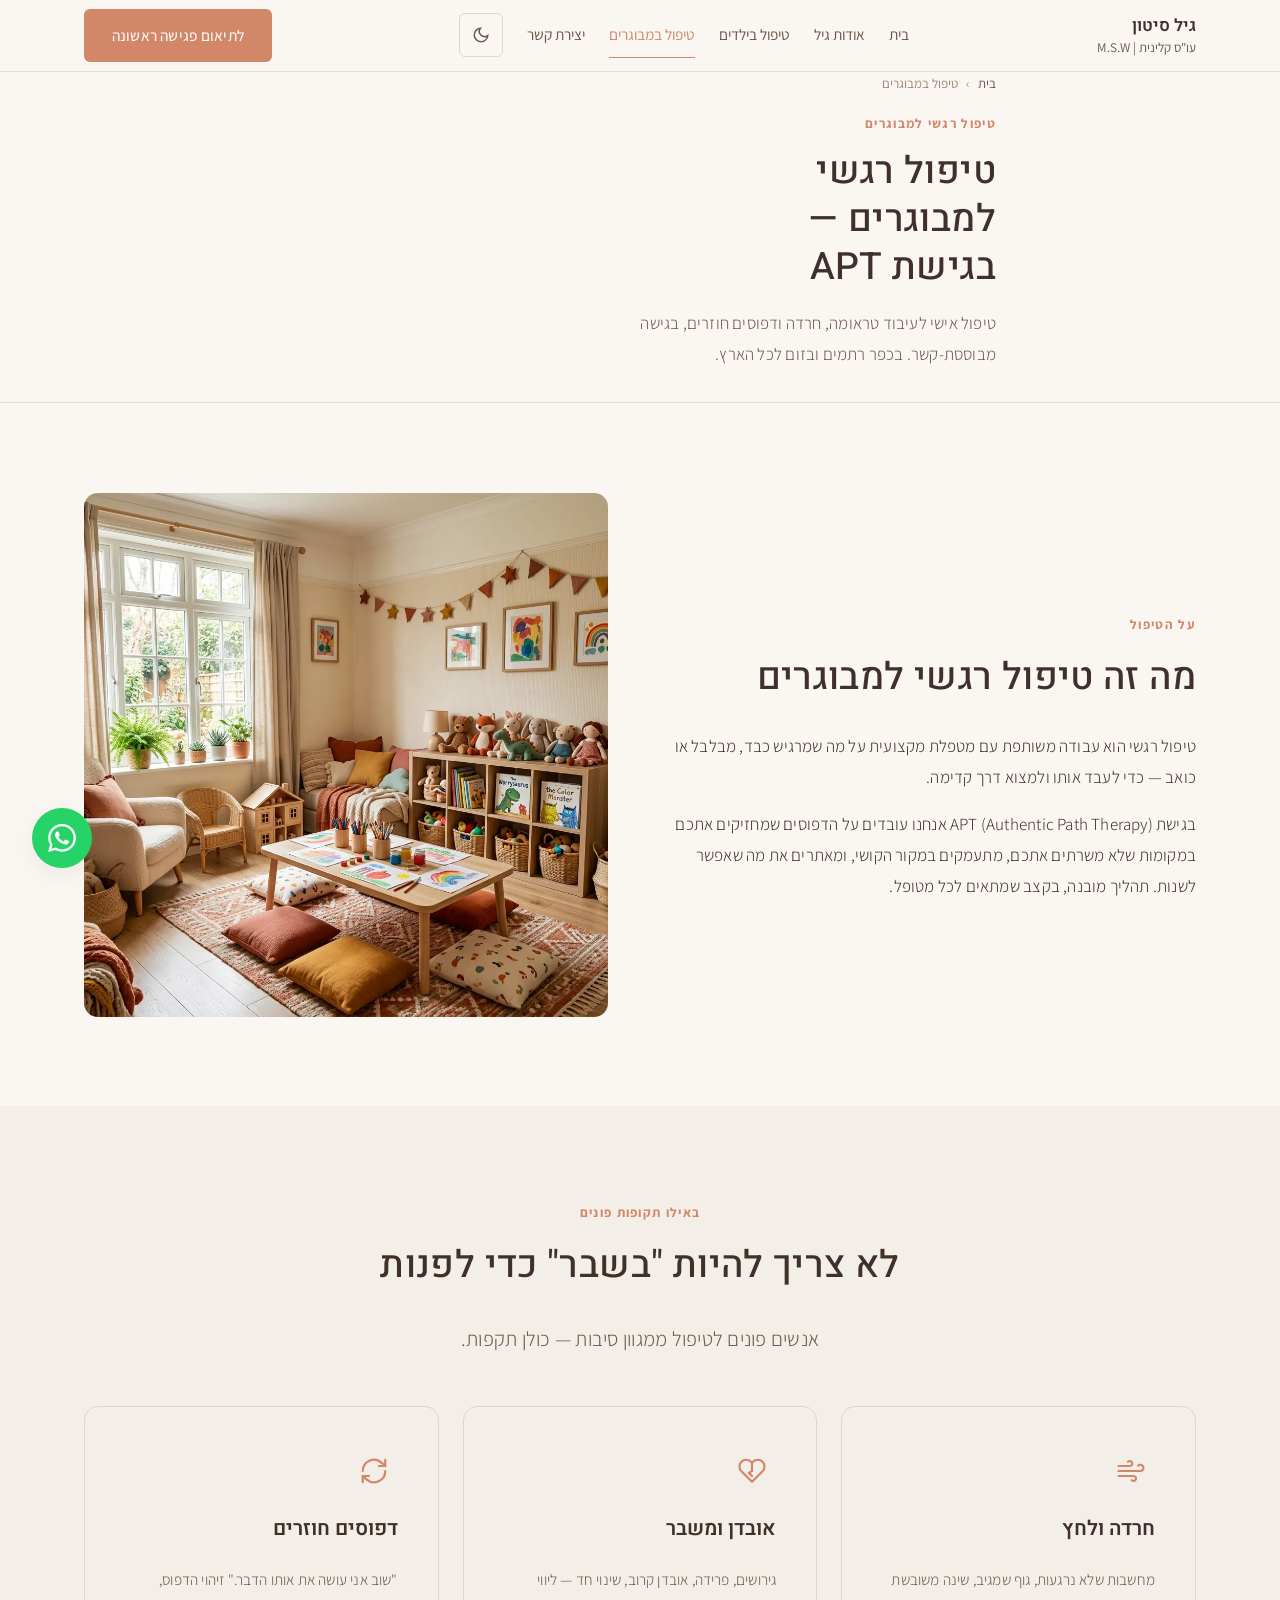
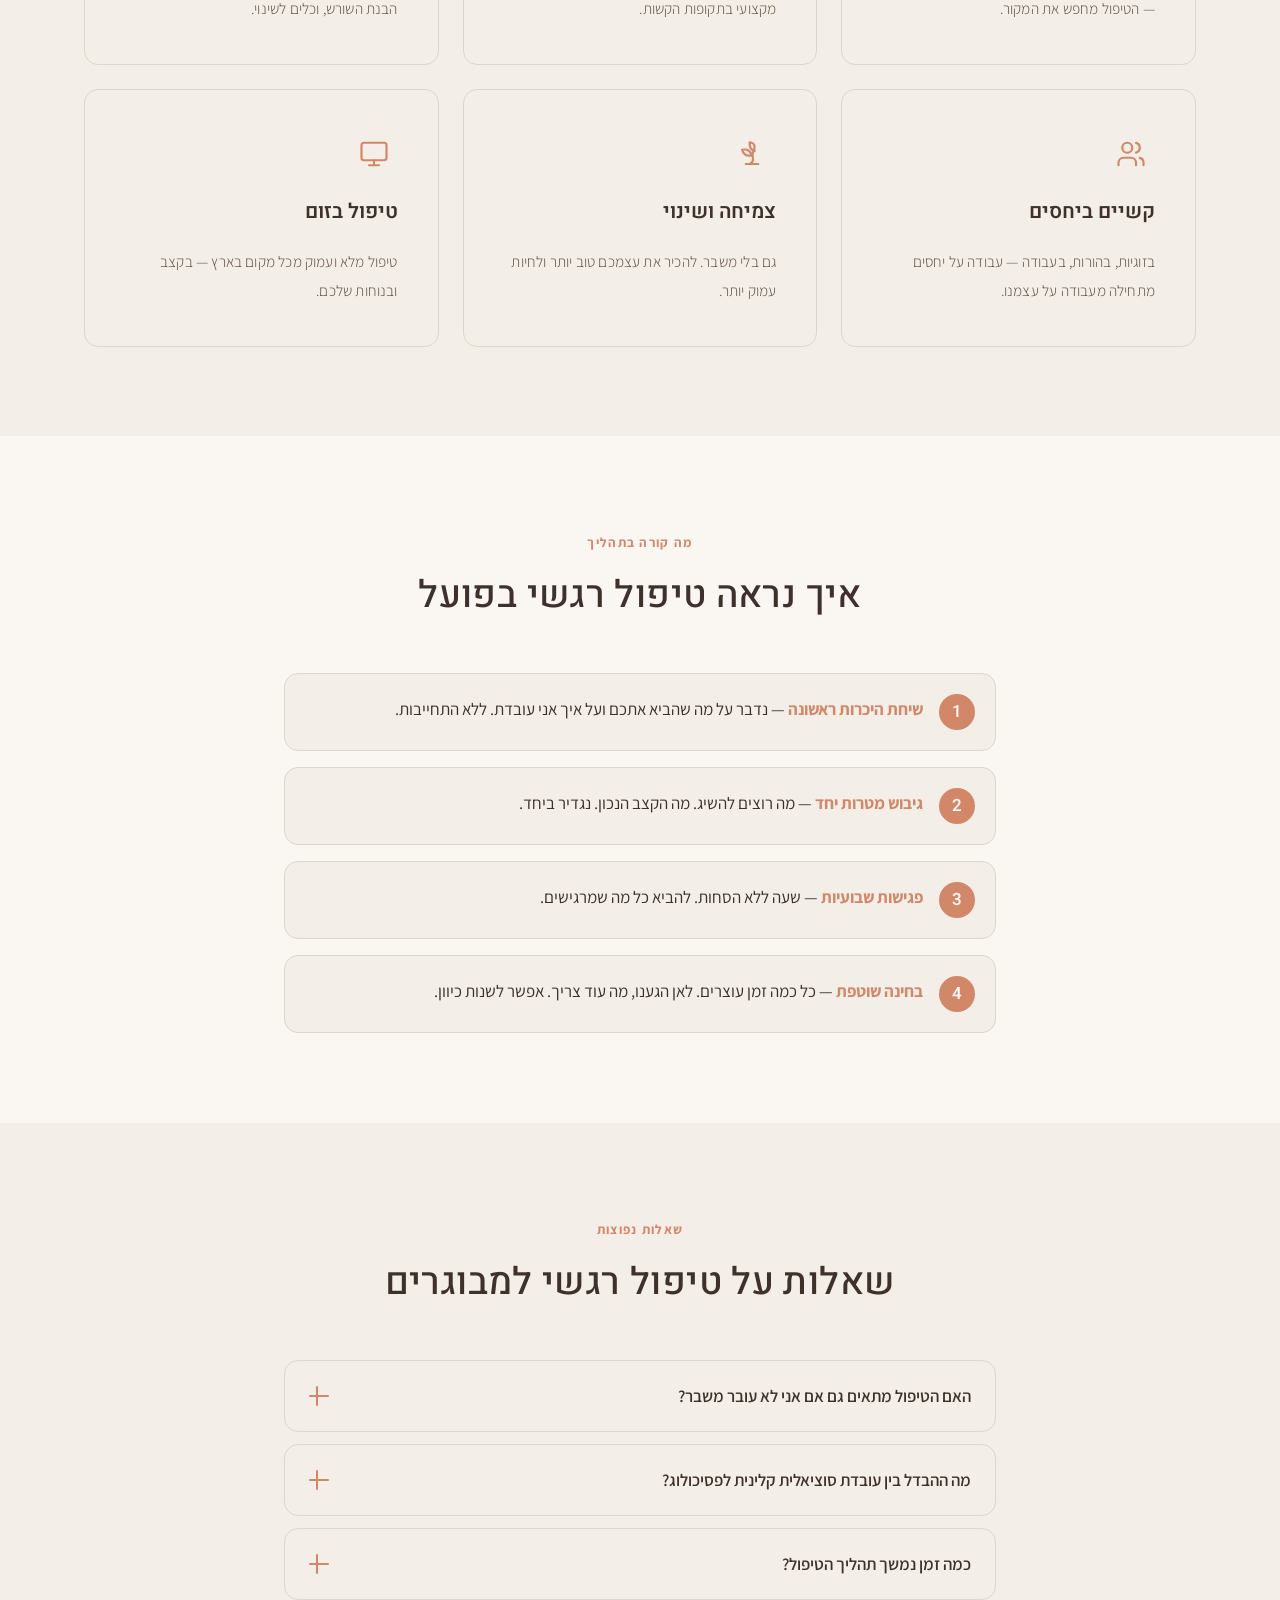
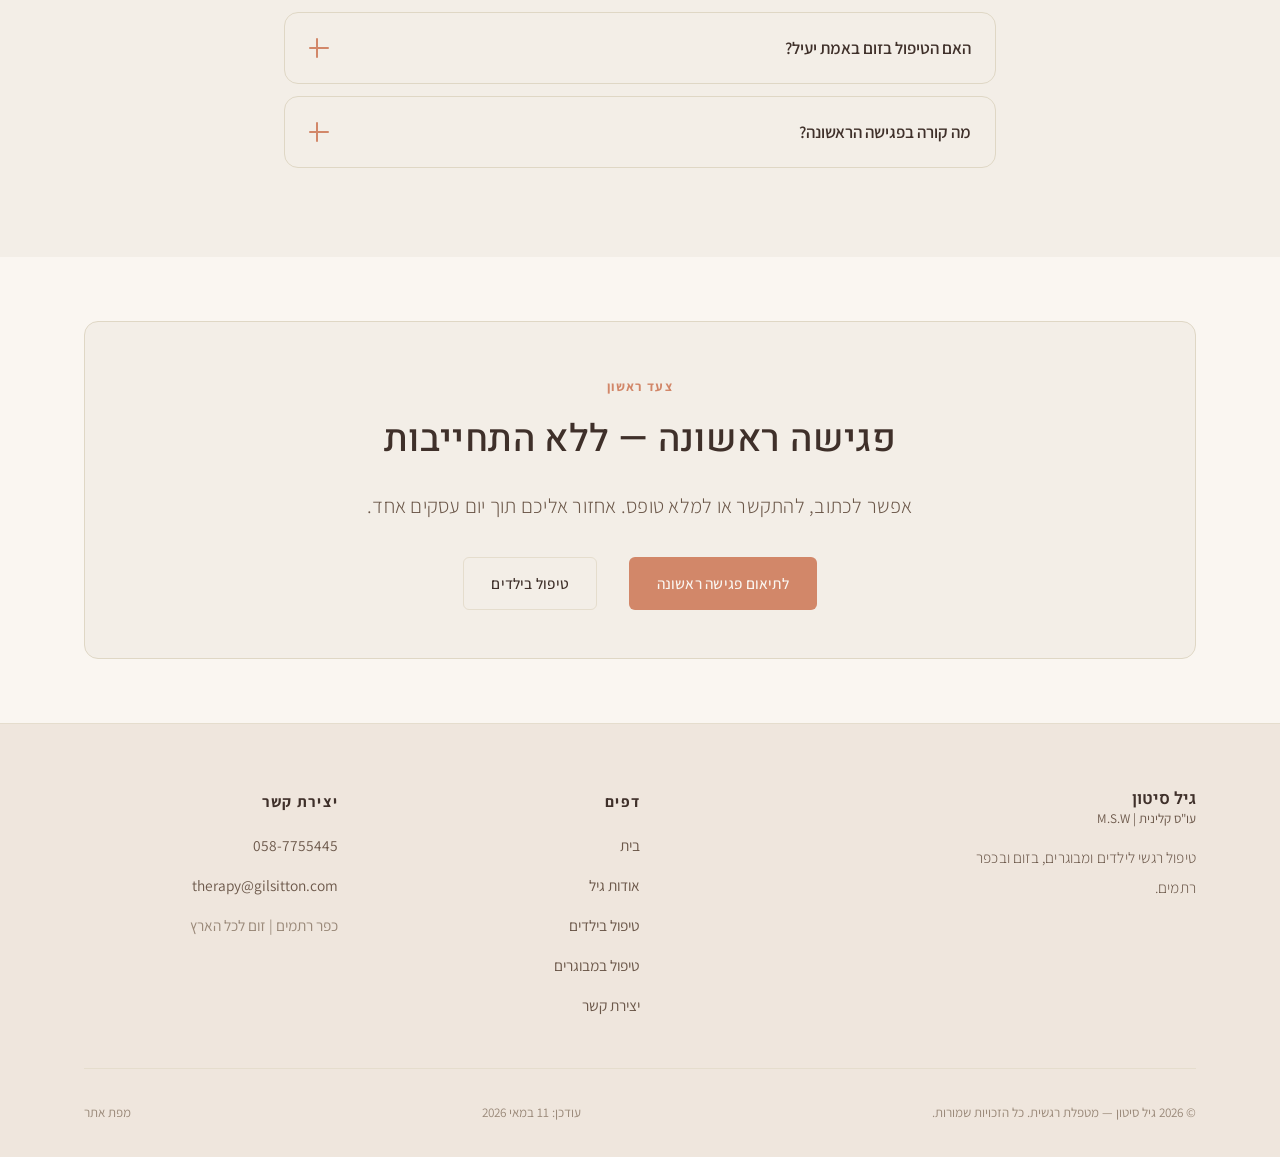
<file: adult-therapy.html>
<!DOCTYPE html>
<html lang="he" dir="rtl">
<head>
  <!-- Google Analytics 4 -->
  <script async src="https://www.googletagmanager.com/gtag/js?id=G-1X5XN4T4SM"></script>
  <script>
    window.dataLayer = window.dataLayer || [];
    function gtag(){dataLayer.push(arguments);}
    gtag('js', new Date());
    gtag('config', 'G-1X5XN4T4SM');
  </script>
  <meta charset="UTF-8">
  <meta name="viewport" content="width=device-width, initial-scale=1.0">
  <title>טיפול רגשי למבוגרים ועיבוד טראומה | גיל סיטון עו"ס קלינית M.S.W</title>
  <meta name="description" content="טיפול רגשי קלאסי למבוגרים ולנשים בשיטת הדרך. מרחב בטוח לעיבוד טראומה, התמודדות רגשית והבנת דפוסים עם גיל סיטון, עובדת סוציאלית קלינית. טיפול בזום ובכפר רתמים.">
  <link rel="canonical" href="https://gilsitton.com/adult-therapy.html">
  <meta property="og:title" content="טיפול רגשי למבוגרים — גיל סיטון">
  <meta property="og:description" content="מרחב בטוח, קשבה אמיתית, ועיבוד רגשי עמוק. טיפול רגשי קלאסי בזום ובכפר רתמים.">
  <meta property="og:image" content="https://gilsitton.com/assets/images/og/adults.jpg">
  <meta property="og:locale" content="he_IL">
  <meta property="og:type" content="website">
  <meta name="twitter:card" content="summary_large_image">

  <!-- Geo / Authorship / Crawler hints (SEO + AI search) -->
  <meta name="author" content="גיל סיטון">
  <meta name="geo.region" content="IL">
  <meta name="geo.placename" content="כפר רתמים">
  <meta name="geo.position" content="30.9700;35.1700">
  <meta name="ICBM" content="30.9700, 35.1700">
  <meta name="theme-color" content="#D28769">
  <meta name="robots" content="index, follow, max-image-preview:large, max-snippet:-1, max-video-preview:-1">
  <meta property="article:modified_time" content="2026-05-11">
  <link rel="alternate" hreflang="he-IL" href="https://gilsitton.com/adult-therapy.html">

  <!-- Fonts -->
  <link rel="preconnect" href="https://fonts.googleapis.com">
  <link rel="preconnect" href="https://fonts.gstatic.com" crossorigin>
  <link rel="stylesheet" href="https://fonts.googleapis.com/css2?family=Heebo:wght@300;400;500;600&family=Assistant:wght@300;400;500&display=swap&subset=hebrew">

  <!-- Favicon -->
  <link rel="icon" type="image/svg+xml" href="assets/images/logo.svg">
  <link rel="apple-touch-icon" href="assets/images/logo.svg">

  <!-- Prevent dark-mode flash: set theme before CSS evaluates -->
  <script>(function(){try{var t=localStorage.getItem('theme');if(t==='dark')document.documentElement.setAttribute('data-theme','dark');}catch(e){}})();</script>

  <!-- Site styles -->
  <link rel="stylesheet" href="assets/css/tokens.css">
  <link rel="stylesheet" href="assets/css/base.css">
  <link rel="stylesheet" href="assets/css/components.css">
</head>
<body>
<a class="skip-link" href="#main-content">דלגו לתוכן הראשי</a>

<header class="site-nav" role="banner">
  <div class="container nav-inner">
    <a href="index.html" class="nav-logo">גיל סיטון<span>עו"ס קלינית | M.S.W</span></a>
    <nav class="nav-links" role="navigation" aria-label="ניווט ראשי">
        <a href="index.html">בית</a>
      <a href="about.html">אודות גיל</a>
      <a href="children-therapy.html">טיפול בילדים</a>
      <a href="adult-therapy.html" class="active">טיפול במבוגרים</a>
      <a href="contact.html">יצירת קשר</a>
        <button class="theme-toggle" aria-label="החלפת מצב תצוגה (בהיר/כהה)">
        <svg class="icon-moon" width="18" height="18" viewBox="0 0 24 24" fill="none" stroke="currentColor" stroke-width="2" aria-hidden="true"><path d="M21 12.79A9 9 0 1111.21 3a7 7 0 009.79 9.79z"/></svg>
        <svg class="icon-sun" width="18" height="18" viewBox="0 0 24 24" fill="none" stroke="currentColor" stroke-width="2" aria-hidden="true"><circle cx="12" cy="12" r="5"/><line x1="12" y1="1" x2="12" y2="3"/><line x1="12" y1="21" x2="12" y2="23"/><line x1="4.22" y1="4.22" x2="5.64" y2="5.64"/><line x1="18.36" y1="18.36" x2="19.78" y2="19.78"/><line x1="1" y1="12" x2="3" y2="12"/><line x1="21" y1="12" x2="23" y2="12"/></svg>
      </button>
      </nav>
    <div class="nav-actions">

      <a href="contact.html" class="btn btn-primary">לתיאום פגישה ראשונה</a>
      <button class="hamburger" aria-expanded="false" aria-label="פתיחת תפריט ניווט נייד" aria-controls="mobile-nav"><span></span><span></span><span></span></button>
    </div>
  </div>
</header>
<nav class="mobile-nav" id="mobile-nav" aria-label="ניווט נייד ראשי">
    <a href="index.html">בית</a><a href="about.html">אודות גיל</a><a href="children-therapy.html">טיפול בילדים</a><a href="adult-therapy.html">טיפול במבוגרים</a><a href="contact.html">יצירת קשר</a>
  <a href="contact.html" class="btn btn-primary mt-4">לתיאום פגישה ראשונה</a>
    <button class="theme-toggle" aria-label="החלפת מצב תצוגה (בהיר/כהה)" style="justify-content:flex-start;padding-inline:0;gap:8px;">
    <svg class="icon-moon" width="18" height="18" viewBox="0 0 24 24" fill="none" stroke="currentColor" stroke-width="2" aria-hidden="true"><path d="M21 12.79A9 9 0 1111.21 3a7 7 0 009.79 9.79z"/></svg>
    <svg class="icon-sun" width="18" height="18" viewBox="0 0 24 24" fill="none" stroke="currentColor" stroke-width="2" aria-hidden="true"><circle cx="12" cy="12" r="5"/><line x1="12" y1="1" x2="12" y2="3"/><line x1="12" y1="21" x2="12" y2="23"/><line x1="4.22" y1="4.22" x2="5.64" y2="5.64"/><line x1="18.36" y1="18.36" x2="19.78" y2="19.78"/><line x1="1" y1="12" x2="3" y2="12"/><line x1="21" y1="12" x2="23" y2="12"/></svg>
    <span style="font-size:var(--text-lg);font-weight:600;color:var(--color-text);">מצב תצוגה</span>
  </button>
  </nav>
<main id="main-content">

  <!-- ============ PAGE HERO ============ -->
  <section class="page-hero" aria-labelledby="adult-title">
    <div class="container container--narrow">
      <nav class="breadcrumb" aria-label="ניווט פירורי לחם (Breadcrumb)">
        <a href="index.html">בית</a><span aria-hidden="true">›</span><span aria-current="page">טיפול במבוגרים</span>
      </nav>
      <span class="section-label">טיפול רגשי למבוגרים</span>
      <h1 class="hero-title" id="adult-title">טיפול רגשי למבוגרים — בגישת APT</h1>
      <p class="hero-subtitle">טיפול אישי לעיבוד טראומה, חרדה ודפוסים חוזרים, בגישה מבוססת-קשר. בכפר רתמים ובזום לכל הארץ.</p>
    </div>
  </section>

  <!-- ============ WHAT IS ============ -->
  <section class="section" aria-labelledby="what-adult">
    <div class="container two-col">
      <div class="two-col__content reveal">
        <span class="section-label">על הטיפול</span>
        <h2 class="section-title" id="what-adult">מה זה טיפול רגשי למבוגרים</h2>
        <p class="mb-4">
          טיפול רגשי הוא עבודה משותפת עם מטפלת מקצועית על מה שמרגיש כבד, מבלבל או כואב — כדי לעבד אותו ולמצוא דרך קדימה.
        </p>
        <p>
          בגישת APT (Authentic Path Therapy) אנחנו עובדים על הדפוסים שמחזיקים אתכם במקומות שלא משרתים אתכם, מתעמקים במקור הקושי, ומאתרים את מה שאפשר לשנות. תהליך מובנה, בקצב שמתאים לכל מטופל.
        </p>
      </div>
      <div class="two-col__media reveal">
        <picture>
          <source srcset="assets/images/ui/adult-therapy.webp" type="image/webp">
          <img src="assets/images/ui/adult-therapy.jpg" alt="חדר טיפולי שקט ומכיל — כסאות נוחים, אור טבעי, צמחים" width="480" height="420" loading="lazy" decoding="async">
        </picture>
      </div>
    </div>
  </section>

  <!-- ============ WHEN TO SEEK ============ -->
  <section class="section bg-surface" aria-labelledby="when-adult">
    <div class="container">
      <div class="section-header reveal">
        <span class="section-label">באילו תקופות פונים</span>
        <h2 class="section-title" id="when-adult">לא צריך להיות "בשבר" כדי לפנות</h2>
        <p class="section-subtitle">אנשים פונים לטיפול ממגוון סיבות — כולן תקפות.</p>
      </div>
      <div class="services-grid">
        <div class="service-card reveal">
          <div class="service-card__icon" aria-hidden="true">
            <svg viewBox="0 0 24 24" fill="none" stroke="currentColor" stroke-width="1.75" stroke-linecap="round" stroke-linejoin="round"><path d="M17.7 7.7a2.5 2.5 0 1 1 1.8 4.3H2"/><path d="M9.6 4.6A2 2 0 1 1 11 8H2"/><path d="M12.6 19.4A2 2 0 1 0 14 16H2"/></svg>
          </div>
          <div class="service-card__title">חרדה ולחץ</div>
          <p class="service-card__desc">מחשבות שלא נרגעות, גוף שמגיב, שינה משובשת — הטיפול מחפש את המקור.</p>
        </div>
        <div class="service-card reveal">
          <div class="service-card__icon" aria-hidden="true">
            <svg viewBox="0 0 24 24" fill="none" stroke="currentColor" stroke-width="1.75" stroke-linecap="round" stroke-linejoin="round"><path d="M20.42 4.58a5.4 5.4 0 0 0-7.65 0L12 5.35l-.77-.77a5.4 5.4 0 0 0-7.65 7.65l.77.77L12 20.65l7.65-7.65.77-.77a5.4 5.4 0 0 0 0-7.65z"/><path d="M12 5.35V12l-2.5 1.5L12 16"/></svg>
          </div>
          <div class="service-card__title">אובדן ומשבר</div>
          <p class="service-card__desc">גירושים, פרידה, אובדן קרוב, שינוי חד — ליווי מקצועי בתקופות הקשות.</p>
        </div>
        <div class="service-card reveal">
          <div class="service-card__icon" aria-hidden="true">
            <svg viewBox="0 0 24 24" fill="none" stroke="currentColor" stroke-width="1.75" stroke-linecap="round" stroke-linejoin="round"><path d="M3 12a9 9 0 0 1 15-6.7L21 8"/><path d="M21 3v5h-5"/><path d="M21 12a9 9 0 0 1-15 6.7L3 16"/><path d="M3 21v-5h5"/></svg>
          </div>
          <div class="service-card__title">דפוסים חוזרים</div>
          <p class="service-card__desc">"שוב אני עושה את אותו הדבר." זיהוי הדפוס, הבנת השורש, וכלים לשינוי.</p>
        </div>
        <div class="service-card reveal">
          <div class="service-card__icon" aria-hidden="true">
            <svg viewBox="0 0 24 24" fill="none" stroke="currentColor" stroke-width="1.75" stroke-linecap="round" stroke-linejoin="round"><path d="M16 21v-2a4 4 0 0 0-4-4H6a4 4 0 0 0-4 4v2"/><circle cx="9" cy="7" r="4"/><path d="M22 21v-2a4 4 0 0 0-3-3.87"/><path d="M16 3.13a4 4 0 0 1 0 7.75"/></svg>
          </div>
          <div class="service-card__title">קשיים ביחסים</div>
          <p class="service-card__desc">בזוגיות, בהורות, בעבודה — עבודה על יחסים מתחילה מעבודה על עצמנו.</p>
        </div>
        <div class="service-card reveal">
          <div class="service-card__icon" aria-hidden="true">
            <svg viewBox="0 0 24 24" fill="none" stroke="currentColor" stroke-width="1.75" stroke-linecap="round" stroke-linejoin="round"><path d="M7 20h10"/><path d="M10 20c5.5-2.5.8-6.4 3-10"/><path d="M9.5 9.4c1.1.8 1.8 2.2 2.3 3.7-2 .4-3.5.4-4.8-.3-1.2-.6-2.3-1.9-3-4.2 2.8-.5 4.4 0 5.5.8z"/><path d="M14.1 6c-.3 1.1-.3 2.4 0 3.7-1.2-.4-2.4-1.1-3.2-2.4-.7-1.3-.9-2.9-.7-4.7C13 3 14 4.2 14.1 6z"/></svg>
          </div>
          <div class="service-card__title">צמיחה ושינוי</div>
          <p class="service-card__desc">גם בלי משבר. להכיר את עצמכם טוב יותר ולחיות עמוק יותר.</p>
        </div>
        <div class="service-card reveal">
          <div class="service-card__icon" aria-hidden="true">
            <svg viewBox="0 0 24 24" fill="none" stroke="currentColor" stroke-width="1.75" stroke-linecap="round" stroke-linejoin="round"><rect width="20" height="14" x="2" y="3" rx="2"/><line x1="8" x2="16" y1="21" y2="21"/><line x1="12" x2="12" y1="17" y2="21"/></svg>
          </div>
          <div class="service-card__title">טיפול בזום</div>
          <p class="service-card__desc">טיפול מלא ועמוק מכל מקום בארץ — בקצב ובנוחות שלכם.</p>
        </div>
      </div>
    </div>
  </section>

  <!-- ============ PROCESS ============ -->
  <section class="section" aria-labelledby="process-adult">
    <div class="container container--narrow">
      <div class="section-header reveal">
        <span class="section-label">מה קורה בתהליך</span>
        <h2 class="section-title" id="process-adult">איך נראה טיפול רגשי בפועל</h2>
      </div>
      <div class="info-list reveal">
        <div class="info-item">
          <span class="process-num">1</span>
          <div class="info-item__text"><strong>שיחת היכרות ראשונה</strong> — נדבר על מה שהביא אתכם ועל איך אני עובדת. ללא התחייבות.</div>
        </div>
        <div class="info-item">
          <span class="process-num">2</span>
          <div class="info-item__text"><strong>גיבוש מטרות יחד</strong> — מה רוצים להשיג. מה הקצב הנכון. נגדיר ביחד.</div>
        </div>
        <div class="info-item">
          <span class="process-num">3</span>
          <div class="info-item__text"><strong>פגישות שבועיות</strong> — שעה ללא הסחות. להביא כל מה שמרגישים.</div>
        </div>
        <div class="info-item">
          <span class="process-num">4</span>
          <div class="info-item__text"><strong>בחינה שוטפת</strong> — כל כמה זמן עוצרים. לאן הגענו, מה עוד צריך. אפשר לשנות כיוון.</div>
        </div>
      </div>
    </div>
  </section>

  <!-- ============ FAQ ============ -->
  <section class="section bg-surface" aria-labelledby="faq-adult">
    <div class="container container--narrow">
      <div class="section-header reveal">
        <span class="section-label">שאלות נפוצות</span>
        <h2 class="section-title" id="faq-adult">שאלות על טיפול רגשי למבוגרים</h2>
      </div>
      <div class="faq-list">
        <div class="faq-item reveal">
          <button class="faq-question" aria-expanded="false">האם הטיפול מתאים גם אם אני לא עובר משבר?<span class="faq-icon" aria-hidden="true"></span></button>
          <div class="faq-answer" role="region">בהחלט. רבים מגיעים לטיפול לא בגלל משבר, אלא כי רוצים להכיר את עצמם טוב יותר, לשפר יחסים, לצמוח — לחיות חיים מלאים ועמוקים יותר.</div>
        </div>
        <div class="faq-item reveal">
          <button class="faq-question" aria-expanded="false">מה ההבדל בין עובדת סוציאלית קלינית לפסיכולוג?<span class="faq-icon" aria-hidden="true"></span></button>
          <div class="faq-answer" role="region">עובדת סוציאלית קלינית M.S.W מוסמכת לטיפול רגשי עמוק ומקיף. הפוקוס הוא על הקשר הטיפולי, עיבוד רגשי ויצירת שינוי — ללא אבחנות פסיכיאטריות ותרופות.</div>
        </div>
        <div class="faq-item reveal">
          <button class="faq-question" aria-expanded="false">כמה זמן נמשך תהליך הטיפול?<span class="faq-icon" aria-hidden="true"></span></button>
          <div class="faq-answer" role="region">זה תלוי בכם ובמה שאתם מביאים. יש תהליכים שנמשכים כמה חודשים, ויש שנמשכים יותר. אנחנו עובדים בשיתוף מלא ומגדירים יחד את הקצב והמטרות לאורך הדרך.</div>
        </div>
        <div class="faq-item reveal">
          <button class="faq-question" aria-expanded="false">האם הטיפול בזום באמת יעיל?<span class="faq-icon" aria-hidden="true"></span></button>
          <div class="faq-answer" role="region">כן — טיפול בזום יכול להיות עמוק ומשמעותי בדיוק כמו טיפול פנים אל פנים. הרבה מטופלים מגלים שדווקא הסביבה המוכרת של הבית מאפשרת להם להיפתח יותר בקלות.</div>
        </div>
        <div class="faq-item reveal">
          <button class="faq-question" aria-expanded="false">מה קורה בפגישה הראשונה?<span class="faq-icon" aria-hidden="true"></span></button>
          <div class="faq-answer" role="region">הפגישה הראשונה היא שיחת היכרות — אני מקשיבה, שואלת כמה שאלות, ומסבירה איך אני עובדת. אתם לא צריכים "להתכונן" — פשוט לבוא כמו שאתם. ממשיכים רק אם מרגישים שזה נכון.</div>
        </div>
      </div>
    </div>
  </section>

  <!-- ============ CTA ============ -->
  <section class="section section--sm" aria-labelledby="cta-adult">
    <div class="container">
      <div class="cta-banner reveal">
        <span class="section-label">צעד ראשון</span>
        <h2 class="section-title" id="cta-adult">פגישה ראשונה — ללא התחייבות</h2>
        <p class="section-subtitle">אפשר לכתוב, להתקשר או למלא טופס. אחזור אליכם תוך יום עסקים אחד.</p>
        <div class="flex-center-wrap gap-4 mt-8">
          <a href="https://wa.me/972587755445?text=שלום+גיל,+אני+רוצה+לתאם+פגישה+ראשונה" class="btn btn-primary" target="_blank" rel="noopener noreferrer">לתיאום פגישה ראשונה</a>
          <a href="children-therapy.html" class="btn btn-ghost">טיפול בילדים</a>
        </div>
      </div>
    </div>
  </section>

</main>

<footer class="site-footer" role="contentinfo">
  <div class="container">
    <div class="footer-inner">
      <div class="footer-brand">
        <a href="index.html" class="nav-logo">גיל סיטון<span>עו"ס קלינית | M.S.W</span></a>
        <p class="footer-desc">טיפול רגשי לילדים ומבוגרים, בזום ובכפר רתמים.</p>
      </div>
      <div>
        <div class="footer-heading">דפים</div>
        <nav class="footer-links" aria-label="ניווט תחתון (Footer)"><a href="index.html">בית</a><a href="about.html">אודות גיל</a><a href="children-therapy.html">טיפול בילדים</a><a href="adult-therapy.html">טיפול במבוגרים</a><a href="contact.html">יצירת קשר</a></nav>
      </div>
      <div>
        <div class="footer-heading">יצירת קשר</div>
        <div class="footer-links"><a href="tel:0587755445">058-7755445</a><a href="mailto:therapy@gilsitton.com">therapy@gilsitton.com</a><span class="text-sm text-faint">כפר רתמים | זום לכל הארץ</span></div>
      </div>
    </div>
    <div class="footer-bottom">
      <span class="footer-copy">© 2026 גיל סיטון — מטפלת רגשית. כל הזכויות שמורות.</span>
      <time datetime="2026-05-11" class="text-xs text-faint">עודכן: 11 במאי 2026</time>
      <a href="sitemap.xml" class="text-xs text-faint">מפת אתר</a>
    </div>
  </div>
</footer>
<script src="assets/js/main.js" defer></script>
<script src="assets/js/schema.js" defer></script>
<a href="https://wa.me/972587755445?text=שלום+גיל,+אני+רוצה+לתאם+פגישה+ראשונה"
   class="whatsapp-float"
   target="_blank"
   rel="noopener noreferrer"
   aria-label="שליחת הודעת וואטסאפ (נפתח בחלון חדש)">
  <svg width="28" height="28" viewBox="0 0 24 24" fill="white" aria-hidden="true">
    <path d="M17.472 14.382c-.297-.149-1.758-.867-2.03-.967-.273-.099-.471-.148-.67.15-.197.297-.767.966-.94 1.164-.173.199-.347.223-.644.075-.297-.15-1.255-.463-2.39-1.475-.883-.788-1.48-1.761-1.653-2.059-.173-.297-.018-.458.13-.606.134-.133.298-.347.446-.52.149-.174.198-.298.298-.497.099-.198.05-.371-.025-.52-.075-.149-.669-1.612-.916-2.207-.242-.579-.487-.5-.669-.51-.173-.008-.371-.01-.57-.01-.198 0-.52.074-.792.372-.272.297-1.04 1.016-1.04 2.479 0 1.462 1.065 2.875 1.213 3.074.149.198 2.096 3.2 5.077 4.487.709.306 1.262.489 1.694.625.712.227 1.36.195 1.871.118.571-.085 1.758-.719 2.006-1.413.248-.694.248-1.289.173-1.413-.074-.124-.272-.198-.57-.347m-5.421 7.403h-.004a9.87 9.87 0 01-5.031-1.378l-.361-.214-3.741.982.998-3.648-.235-.374a9.86 9.86 0 01-1.51-5.26c.001-5.45 4.436-9.884 9.888-9.884 2.64 0 5.122 1.03 6.988 2.898a9.825 9.825 0 012.893 6.994c-.003 5.45-4.437 9.884-9.885 9.884m8.413-18.297A11.815 11.815 0 0012.05 0C5.495 0 .16 5.335.157 11.892c0 2.096.547 4.142 1.588 5.945L.057 24l6.305-1.654a11.882 11.882 0 005.683 1.448h.005c6.554 0 11.89-5.335 11.893-11.893a11.821 11.821 0 00-3.48-8.413Z" />
  </svg>
</a>

<!-- Mobile Sticky CTA — single WhatsApp button -->
<div class="mobile-sticky-cta mobile-sticky-cta--single" role="complementary" aria-label="שליחת הודעת וואטסאפ (נפתח בחלון חדש)">
  <a href="https://wa.me/972587755445?text=שלום+גיל,+אני+רוצה+לתאם+פגישה+ראשונה"
     class="mobile-sticky-cta__btn mobile-sticky-cta__btn--whatsapp"
     target="_blank" rel="noopener noreferrer" aria-label="שליחת הודעת וואטסאפ (נפתח בחלון חדש)">
    <svg width="18" height="18" viewBox="0 0 24 24" fill="currentColor" aria-hidden="true"><path d="M17.472 14.382c-.297-.149-1.758-.867-2.03-.967-.273-.099-.471-.148-.67.15-.197.297-.767.966-.94 1.164-.173.199-.347.223-.644.075-.297-.15-1.255-.463-2.39-1.475-.883-.788-1.48-1.761-1.653-2.059-.173-.297-.018-.458.13-.606.134-.133.298-.347.446-.52.149-.174.198-.298.298-.497.099-.198.05-.371-.025-.52-.075-.149-.669-1.612-.916-2.207-.242-.579-.487-.5-.669-.51-.173-.008-.371-.01-.57-.01-.198 0-.52.074-.792.372-.272.297-1.04 1.016-1.04 2.479 0 1.462 1.065 2.875 1.213 3.074.149.198 2.096 3.2 5.077 4.487.709.306 1.262.489 1.694.625.712.227 1.36.195 1.871.118.571-.085 1.758-.719 2.006-1.413.248-.694.248-1.289.173-1.413-.074-.124-.272-.198-.57-.347m-5.421 7.403h-.004a9.87 9.87 0 01-5.031-1.378l-.361-.214-3.741.982.998-3.648-.235-.374a9.86 9.86 0 01-1.51-5.26c.001-5.45 4.436-9.884 9.888-9.884 2.64 0 5.122 1.03 6.988 2.898a9.825 9.825 0 012.893 6.994c-.003 5.45-4.437 9.884-9.885 9.884m8.413-18.297A11.815 11.815 0 0012.05 0C5.495 0 .16 5.335.157 11.892c0 2.096.547 4.142 1.588 5.945L.057 24l6.305-1.654a11.882 11.882 0 005.683 1.448h.005c6.554 0 11.89-5.335 11.893-11.893a11.821 11.821 0 00-3.48-8.413Z"/></svg>
    לתיאום פגישה ראשונה בוואטסאפ
  </a>
</div>
</body>
</html>
</file>
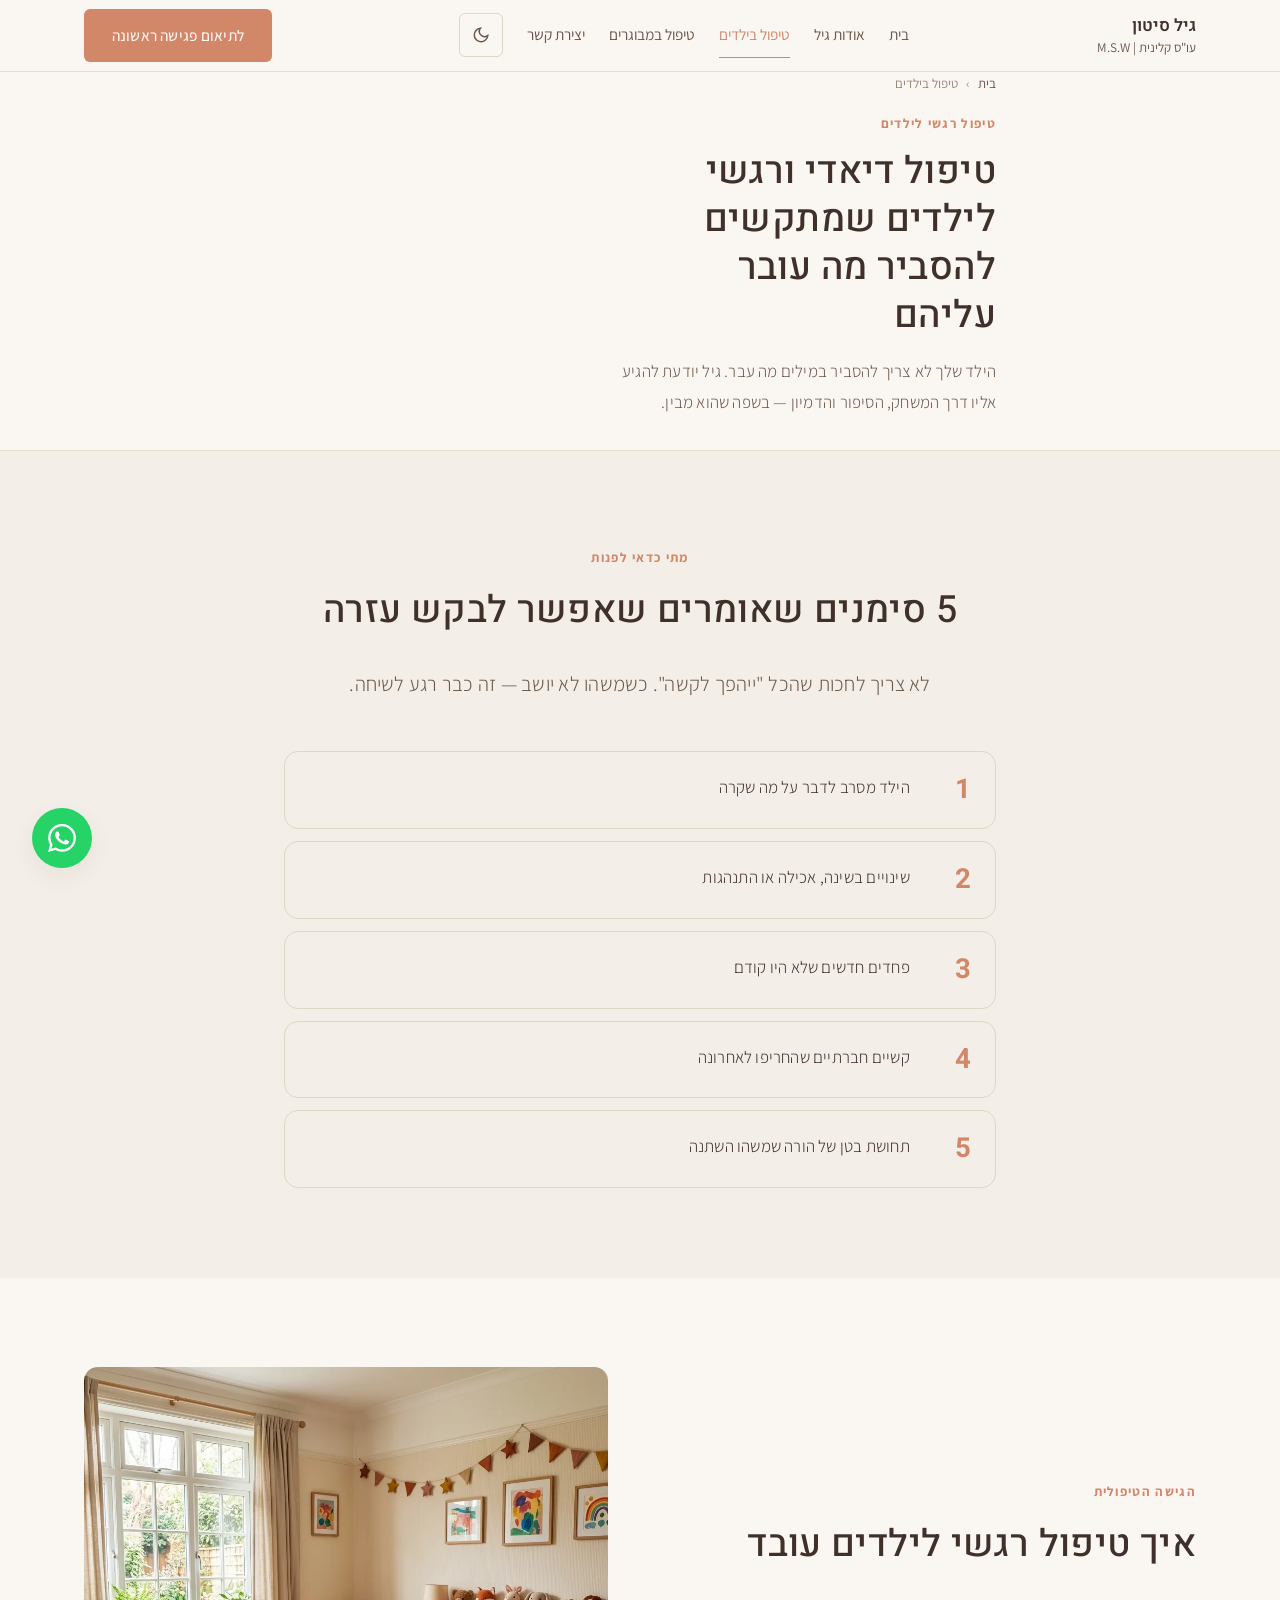
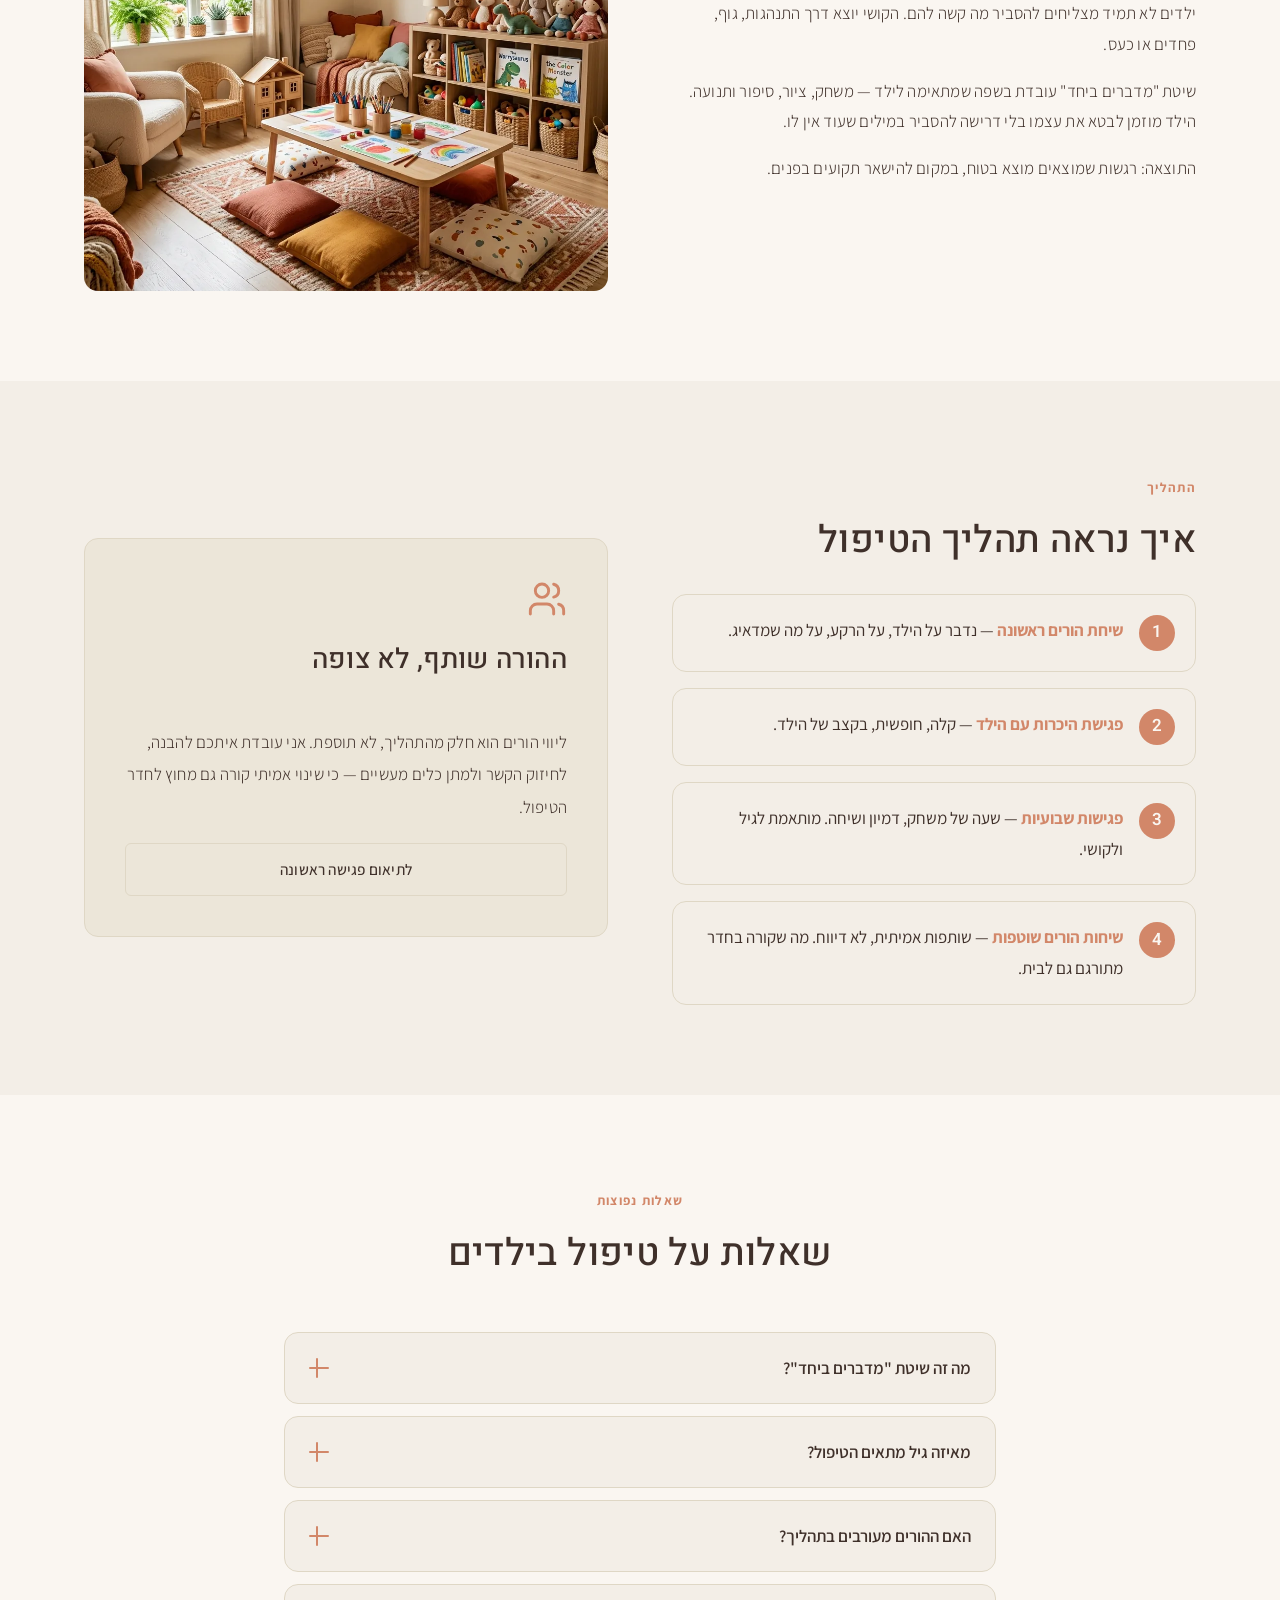
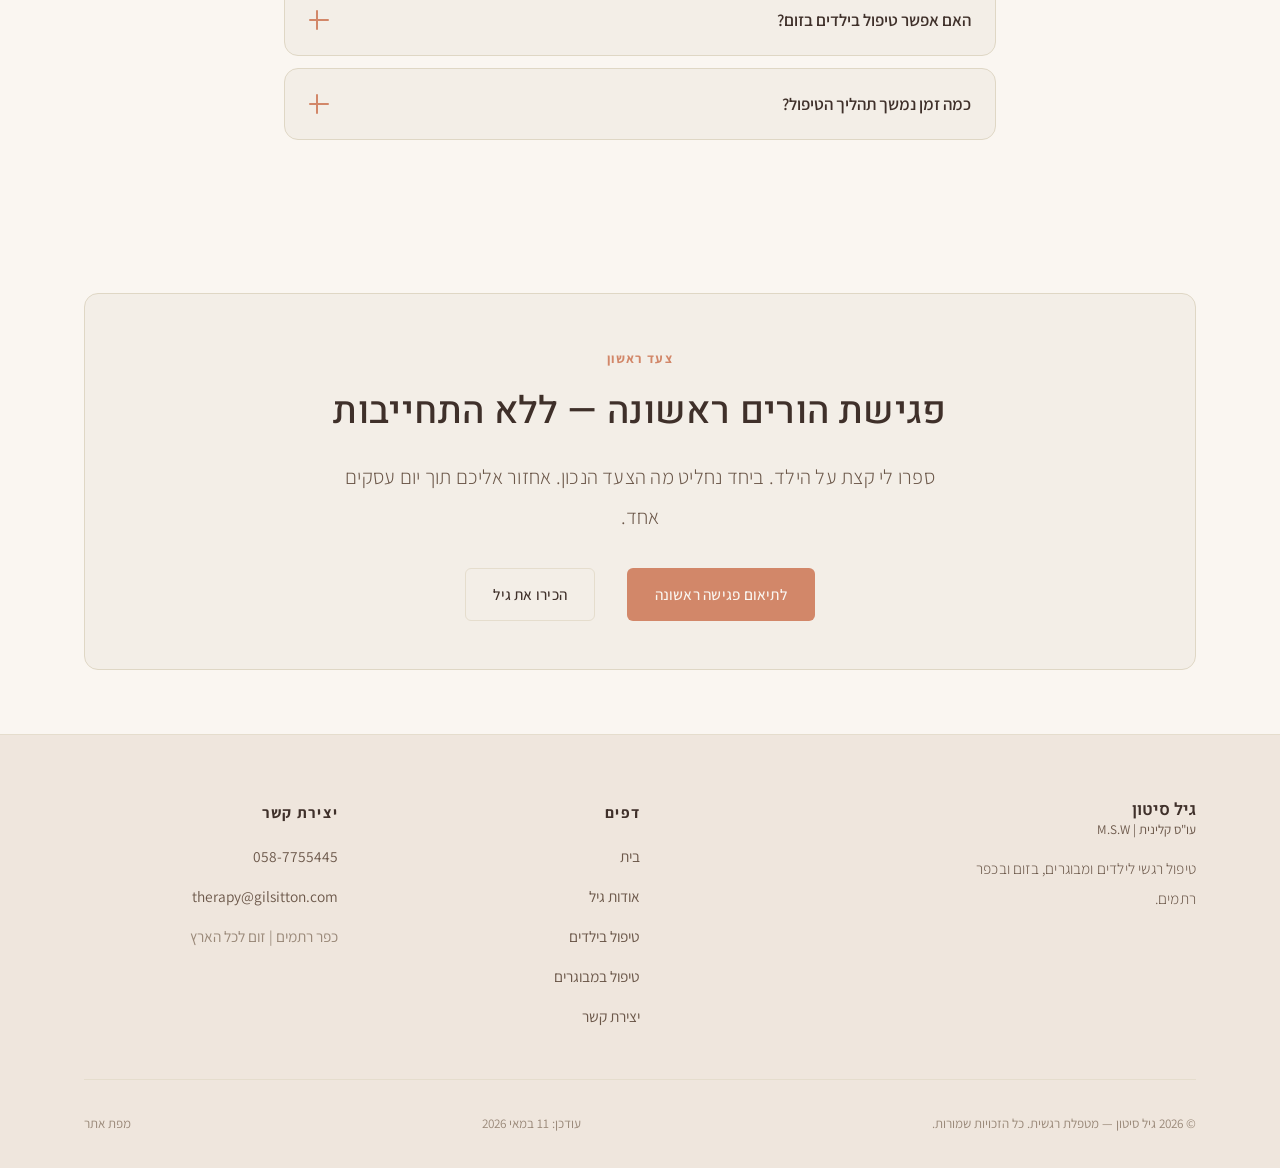
<file: children-therapy.html>
<!DOCTYPE html>
<html lang="he" dir="rtl">
<head>
  <!-- Google Analytics 4 -->
  <script async src="https://www.googletagmanager.com/gtag/js?id=G-1X5XN4T4SM"></script>
  <script>
    window.dataLayer = window.dataLayer || [];
    function gtag(){dataLayer.push(arguments);}
    gtag('js', new Date());
    gtag('config', 'G-1X5XN4T4SM');
  </script>
  <meta charset="UTF-8">
  <meta name="viewport" content="width=device-width, initial-scale=1.0">
  <title>טיפול דיאדי בילדים והדרכת הורים | טיפול רגשי לילדים | גיל סיטון עו"ס קלינית</title>
  <meta name="description" content="טיפול דיאדי בילדים וטיפול רגשי לילדים (מגיל 4) עם גיל סיטון, עובדת סוציאלית קלינית M.S.W. הדרכת הורים צמודה, קליניקה מקצועית בזום ובכפר רתמים. התאמה אישית לכל ילד.">
  <link rel="canonical" href="https://gilsitton.com/children-therapy.html">
  <meta property="og:title" content="טיפול רגשי לילדים בשיטת מדברים ביחד — גיל סיטון">
  <meta property="og:description" content="מגיל 4, עם ליווי הורים מלא. בשיטת מדברים ביחד — טיפול שמכבד את שפתו של הילד. בזום ובכפר רתמים.">
  <meta property="og:image" content="https://gilsitton.com/assets/images/og/children.jpg">
  <meta property="og:locale" content="he_IL">
  <meta property="og:type" content="website">
  <meta name="twitter:card" content="summary_large_image">

  <!-- Geo / Authorship / Crawler hints (SEO + AI search) -->
  <meta name="author" content="גיל סיטון">
  <meta name="geo.region" content="IL">
  <meta name="geo.placename" content="כפר רתמים">
  <meta name="geo.position" content="30.9700;35.1700">
  <meta name="ICBM" content="30.9700, 35.1700">
  <meta name="theme-color" content="#D28769">
  <meta name="robots" content="index, follow, max-image-preview:large, max-snippet:-1, max-video-preview:-1">
  <meta property="article:modified_time" content="2026-05-11">
  <link rel="alternate" hreflang="he-IL" href="https://gilsitton.com/children-therapy.html">

  <!-- Fonts -->
  <link rel="preconnect" href="https://fonts.googleapis.com">
  <link rel="preconnect" href="https://fonts.gstatic.com" crossorigin>
  <link rel="stylesheet" href="https://fonts.googleapis.com/css2?family=Heebo:wght@300;400;500;600&family=Assistant:wght@300;400;500&display=swap&subset=hebrew">

  <!-- Favicon -->
  <link rel="icon" type="image/svg+xml" href="assets/images/logo.svg">
  <link rel="apple-touch-icon" href="assets/images/logo.svg">

  <!-- Prevent dark-mode flash: set theme before CSS evaluates -->
  <script>(function(){try{var t=localStorage.getItem('theme');if(t==='dark')document.documentElement.setAttribute('data-theme','dark');}catch(e){}})();</script>

  <!-- Site styles -->
  <link rel="stylesheet" href="assets/css/tokens.css">
  <link rel="stylesheet" href="assets/css/base.css">
  <link rel="stylesheet" href="assets/css/components.css">
</head>
<body>
<a class="skip-link" href="#main-content">דלגו לתוכן הראשי</a>

<header class="site-nav" role="banner">
  <div class="container nav-inner">
    <a href="index.html" class="nav-logo">גיל סיטון<span>עו"ס קלינית | M.S.W</span></a>
    <nav class="nav-links" role="navigation" aria-label="ניווט ראשי">
        <a href="index.html">בית</a>
      <a href="about.html">אודות גיל</a>
      <a href="children-therapy.html" class="active">טיפול בילדים</a>
      <a href="adult-therapy.html">טיפול במבוגרים</a>
      <a href="contact.html">יצירת קשר</a>
        <button class="theme-toggle" aria-label="החלפת מצב תצוגה (בהיר/כהה)">
        <svg class="icon-moon" width="18" height="18" viewBox="0 0 24 24" fill="none" stroke="currentColor" stroke-width="2" aria-hidden="true"><path d="M21 12.79A9 9 0 1111.21 3a7 7 0 009.79 9.79z"/></svg>
        <svg class="icon-sun" width="18" height="18" viewBox="0 0 24 24" fill="none" stroke="currentColor" stroke-width="2" aria-hidden="true"><circle cx="12" cy="12" r="5"/><line x1="12" y1="1" x2="12" y2="3"/><line x1="12" y1="21" x2="12" y2="23"/><line x1="4.22" y1="4.22" x2="5.64" y2="5.64"/><line x1="18.36" y1="18.36" x2="19.78" y2="19.78"/><line x1="1" y1="12" x2="3" y2="12"/><line x1="21" y1="12" x2="23" y2="12"/></svg>
      </button>
      </nav>
    <div class="nav-actions">

      <a href="contact.html" class="btn btn-primary">לתיאום פגישה ראשונה</a>
      <button class="hamburger" aria-expanded="false" aria-label="פתיחת תפריט ניווט נייד" aria-controls="mobile-nav"><span></span><span></span><span></span></button>
    </div>
  </div>
</header>
<nav class="mobile-nav" id="mobile-nav" aria-label="ניווט נייד ראשי">
    <a href="index.html">בית</a><a href="about.html">אודות גיל</a><a href="children-therapy.html">טיפול בילדים</a><a href="adult-therapy.html">טיפול במבוגרים</a><a href="contact.html">יצירת קשר</a>
  <a href="contact.html" class="btn btn-primary mt-4">לתיאום פגישה ראשונה</a>
    <button class="theme-toggle" aria-label="החלפת מצב תצוגה (בהיר/כהה)" style="justify-content:flex-start;padding-inline:0;gap:8px;">
    <svg class="icon-moon" width="18" height="18" viewBox="0 0 24 24" fill="none" stroke="currentColor" stroke-width="2" aria-hidden="true"><path d="M21 12.79A9 9 0 1111.21 3a7 7 0 009.79 9.79z"/></svg>
    <svg class="icon-sun" width="18" height="18" viewBox="0 0 24 24" fill="none" stroke="currentColor" stroke-width="2" aria-hidden="true"><circle cx="12" cy="12" r="5"/><line x1="12" y1="1" x2="12" y2="3"/><line x1="12" y1="21" x2="12" y2="23"/><line x1="4.22" y1="4.22" x2="5.64" y2="5.64"/><line x1="18.36" y1="18.36" x2="19.78" y2="19.78"/><line x1="1" y1="12" x2="3" y2="12"/><line x1="21" y1="12" x2="23" y2="12"/></svg>
    <span style="font-size:var(--text-lg);font-weight:600;color:var(--color-text);">מצב תצוגה</span>
  </button>
  </nav>
<main id="main-content">

  <!-- ============ PAGE HERO ============ -->
  <section class="page-hero" aria-labelledby="children-title">
    <div class="container container--narrow">
      <nav class="breadcrumb" aria-label="ניווט פירורי לחם (Breadcrumb)">
        <a href="index.html">בית</a><span aria-hidden="true">›</span><span aria-current="page">טיפול בילדים</span>
      </nav>
      <span class="section-label">טיפול רגשי לילדים</span>
      <h1 class="hero-title" id="children-title">טיפול דיאדי ורגשי לילדים שמתקשים להסביר מה עובר עליהם</h1>
      <p class="hero-subtitle">הילד שלך לא צריך להסביר במילים מה עבר. גיל יודעת להגיע אליו דרך המשחק, הסיפור והדמיון — בשפה שהוא מבין.</p>
    </div>
  </section>

  <!-- ============ WHEN TO REACH OUT (5 SIGNS) ============ -->
  <section class="section bg-surface" aria-labelledby="signs-heading">
    <div class="container container--narrow">
      <div class="section-header reveal">
        <span class="section-label">מתי כדאי לפנות</span>
        <h2 class="section-title" id="signs-heading">5 סימנים שאומרים שאפשר לבקש עזרה</h2>
        <p class="section-subtitle">לא צריך לחכות שהכל "ייהפך לקשה". כשמשהו לא יושב — זה כבר רגע לשיחה.</p>
      </div>
      <ol class="signs-list reveal">
        <li class="signs-list__item">
          <span class="signs-list__num">1</span>
          <p class="signs-list__text">הילד מסרב לדבר על מה שקרה</p>
        </li>
        <li class="signs-list__item">
          <span class="signs-list__num">2</span>
          <p class="signs-list__text">שינויים בשינה, אכילה או התנהגות</p>
        </li>
        <li class="signs-list__item">
          <span class="signs-list__num">3</span>
          <p class="signs-list__text">פחדים חדשים שלא היו קודם</p>
        </li>
        <li class="signs-list__item">
          <span class="signs-list__num">4</span>
          <p class="signs-list__text">קשיים חברתיים שהחריפו לאחרונה</p>
        </li>
        <li class="signs-list__item">
          <span class="signs-list__num">5</span>
          <p class="signs-list__text">תחושת בטן של הורה שמשהו השתנה</p>
        </li>
      </ol>
    </div>
  </section>

  <!-- ============ METHOD ============ -->
  <section class="section" aria-labelledby="method-heading">
    <div class="container two-col">
      <div class="two-col__content reveal">
        <span class="section-label">הגישה הטיפולית</span>
        <h2 class="section-title" id="method-heading">איך טיפול רגשי לילדים עובד</h2>
        <p class="mb-4">
          ילדים לא תמיד מצליחים להסביר מה קשה להם. הקושי יוצא דרך התנהגות, גוף, פחדים או כעס.
        </p>
        <p class="mb-4">
          שיטת "מדברים ביחד" עובדת בשפה שמתאימה לילד — משחק, ציור, סיפור ותנועה. הילד מוזמן לבטא את עצמו בלי דרישה להסביר במילים שעוד אין לו.
        </p>
        <p>
          התוצאה: רגשות שמוצאים מוצא בטוח, במקום להישאר תקועים בפנים.
        </p>
      </div>
      <div class="two-col__media reveal">
        <picture>
          <source srcset="assets/images/ui/children-therapy.webp" type="image/webp">
          <img src="assets/images/ui/children-therapy.jpg" alt="קליניקה לטיפול דיאדי בילדים וטיפול רגשי לילדים - משחקים וכלים טיפוליים" width="480" height="420" loading="lazy" decoding="async">
        </picture>
      </div>
    </div>
  </section>

  <!-- ============ PROCESS ============ -->
  <section class="section bg-surface" aria-labelledby="process-children">
    <div class="container two-col">
      <div class="two-col__content reveal">
        <span class="section-label">התהליך</span>
        <h2 class="section-title" id="process-children">איך נראה תהליך הטיפול</h2>
        <div class="info-list">
          <div class="info-item">
            <span class="process-num">1</span>
            <div class="info-item__text"><strong>שיחת הורים ראשונה</strong> — נדבר על הילד, על הרקע, על מה שמדאיג.</div>
          </div>
          <div class="info-item">
            <span class="process-num">2</span>
            <div class="info-item__text"><strong>פגישת היכרות עם הילד</strong> — קלה, חופשית, בקצב של הילד.</div>
          </div>
          <div class="info-item">
            <span class="process-num">3</span>
            <div class="info-item__text"><strong>פגישות שבועיות</strong> — שעה של משחק, דמיון ושיחה. מותאמת לגיל ולקושי.</div>
          </div>
          <div class="info-item">
            <span class="process-num">4</span>
            <div class="info-item__text"><strong>שיחות הורים שוטפות</strong> — שותפות אמיתית, לא דיווח. מה שקורה בחדר מתורגם גם לבית.</div>
          </div>
        </div>
      </div>
      <div class="two-col__media reveal">
        <div class="card-soft" style="height:100%;display:flex;flex-direction:column;justify-content:center;gap:var(--space-5);padding:var(--space-10);">
          <span class="method-pillar__icon" aria-hidden="true" style="width:40px;height:40px;">
            <svg viewBox="0 0 24 24" fill="none" stroke="currentColor" stroke-width="1.75" stroke-linecap="round" stroke-linejoin="round"><path d="M16 21v-2a4 4 0 0 0-4-4H6a4 4 0 0 0-4 4v2"/><circle cx="9" cy="7" r="4"/><path d="M22 21v-2a4 4 0 0 0-3-3.87"/><path d="M16 3.13a4 4 0 0 1 0 7.75"/></svg>
          </span>
          <h3 class="section-title" style="font-size:var(--text-xl);text-align:start;">ההורה שותף, לא צופה</h3>
          <p style="line-height:var(--leading-loose);">
            ליווי הורים הוא חלק מהתהליך, לא תוספת. אני עובדת איתכם להבנה, לחיזוק הקשר ולמתן כלים מעשיים — כי שינוי אמיתי קורה גם מחוץ לחדר הטיפול.
          </p>
          <a href="https://wa.me/972587755445?text=שלום+גיל,+אני+רוצה+לתאם+פגישה+ראשונה+לילד" class="btn btn-soft" target="_blank" rel="noopener noreferrer">לתיאום פגישה ראשונה</a>
        </div>
      </div>
    </div>
  </section>

  <!-- ============ FAQ ============ -->
  <section class="section" aria-labelledby="faq-children">
    <div class="container container--narrow">
      <div class="section-header reveal">
        <span class="section-label">שאלות נפוצות</span>
        <h2 class="section-title" id="faq-children">שאלות על טיפול בילדים</h2>
      </div>
      <div class="faq-list">
        <div class="faq-item reveal">
          <button class="faq-question" aria-expanded="false">מה זה שיטת "מדברים ביחד"?<span class="faq-icon" aria-hidden="true"></span></button>
          <div class="faq-answer" role="region">גישה טיפולית ייחודית לילדים, המשתמשת בשפת הדמיון, המשחק והסיפור. הילד לא נשאל ישירות — הוא מוזמן לבטא את עצמו בדרכו, ובכך לגעת ברגשות עמוקים בצורה בטוחה וטבעית.</div>
        </div>
        <div class="faq-item reveal">
          <button class="faq-question" aria-expanded="false">מאיזה גיל מתאים הטיפול?<span class="faq-icon" aria-hidden="true"></span></button>
          <div class="faq-answer" role="region">הטיפול מתאים לילדים מגיל 4 ועד גיל ההתבגרות. הגישה מותאמת לשלב ההתפתחותי — ילד בן 5 יחווה טיפול שונה לחלוטין מבן 13, אבל שניהם ירגישו שהטיפול בנוי בשבילם.</div>
        </div>
        <div class="faq-item reveal">
          <button class="faq-question" aria-expanded="false">האם ההורים מעורבים בתהליך?<span class="faq-icon" aria-hidden="true"></span></button>
          <div class="faq-answer" role="region">כן — ליווי ההורים הוא חלק אינטגרלי. לאורך הטיפול נקיים שיחות הורים כדי לשתף, להדריך ולחזק את הקשר בין ההורה לילד. ההורה הוא שותף אמיתי בתהליך.</div>
        </div>
        <div class="faq-item reveal">
          <button class="faq-question" aria-expanded="false">האם אפשר טיפול בילדים בזום?<span class="faq-icon" aria-hidden="true"></span></button>
          <div class="faq-answer" role="region">כן. הטיפול בזום עובד מצוין עם ילדים — הם מטופלים בסביבה המוכרת להם, מה שלעתים קרובות מגביר את תחושת הביטחון ומאפשר פתיחות גדולה יותר.</div>
        </div>
        <div class="faq-item reveal">
          <button class="faq-question" aria-expanded="false">כמה זמן נמשך תהליך הטיפול?<span class="faq-icon" aria-hidden="true"></span></button>
          <div class="faq-answer" role="region">הטיפול מותאם לכל ילד ומשפחה. חלק מהתהליכים נמשכים מספר חודשים, אחרים יותר. אני עובדת בשיתוף מלא עם ההורים ומסכמת יחד את הקצב ואת המטרות.</div>
        </div>
      </div>
    </div>
  </section>

  <!-- ============ CTA ============ -->
  <section class="section section--sm" aria-labelledby="cta-children">
    <div class="container">
      <div class="cta-banner reveal">
        <span class="section-label">צעד ראשון</span>
        <h2 class="section-title" id="cta-children">פגישת הורים ראשונה — ללא התחייבות</h2>
        <p class="section-subtitle">ספרו לי קצת על הילד. ביחד נחליט מה הצעד הנכון. אחזור אליכם תוך יום עסקים אחד.</p>
        <div class="flex-center-wrap gap-4 mt-8">
          <a href="https://wa.me/972587755445?text=שלום+גיל,+אני+רוצה+לתאם+פגישה+ראשונה+לילד" class="btn btn-primary" target="_blank" rel="noopener noreferrer">לתיאום פגישה ראשונה</a>
          <a href="about.html" class="btn btn-ghost">הכירו את גיל</a>
        </div>
      </div>
    </div>
  </section>

</main>

<footer class="site-footer" role="contentinfo">
  <div class="container">
    <div class="footer-inner">
      <div class="footer-brand">
        <a href="index.html" class="nav-logo">גיל סיטון<span>עו"ס קלינית | M.S.W</span></a>
        <p class="footer-desc">טיפול רגשי לילדים ומבוגרים, בזום ובכפר רתמים.</p>
      </div>
      <div>
        <div class="footer-heading">דפים</div>
        <nav class="footer-links" aria-label="ניווט תחתון (Footer)"><a href="index.html">בית</a><a href="about.html">אודות גיל</a><a href="children-therapy.html">טיפול בילדים</a><a href="adult-therapy.html">טיפול במבוגרים</a><a href="contact.html">יצירת קשר</a></nav>
      </div>
      <div>
        <div class="footer-heading">יצירת קשר</div>
        <div class="footer-links"><a href="tel:0587755445">058-7755445</a><a href="mailto:therapy@gilsitton.com">therapy@gilsitton.com</a><span class="text-sm text-faint">כפר רתמים | זום לכל הארץ</span></div>
      </div>
    </div>
    <div class="footer-bottom">
      <span class="footer-copy">© 2026 גיל סיטון — מטפלת רגשית. כל הזכויות שמורות.</span>
      <time datetime="2026-05-11" class="text-xs text-faint">עודכן: 11 במאי 2026</time>
      <a href="sitemap.xml" class="text-xs text-faint">מפת אתר</a>
    </div>
  </div>
</footer>
<script src="assets/js/main.js" defer></script>
<script src="assets/js/schema.js" defer></script>
<a href="https://wa.me/972587755445?text=שלום+גיל,+אני+רוצה+לתאם+פגישה+ראשונה"
   class="whatsapp-float"
   target="_blank"
   rel="noopener noreferrer"
   aria-label="שליחת הודעת וואטסאפ (נפתח בחלון חדש)">
  <svg width="28" height="28" viewBox="0 0 24 24" fill="white" aria-hidden="true">
    <path d="M17.472 14.382c-.297-.149-1.758-.867-2.03-.967-.273-.099-.471-.148-.67.15-.197.297-.767.966-.94 1.164-.173.199-.347.223-.644.075-.297-.15-1.255-.463-2.39-1.475-.883-.788-1.48-1.761-1.653-2.059-.173-.297-.018-.458.13-.606.134-.133.298-.347.446-.52.149-.174.198-.298.298-.497.099-.198.05-.371-.025-.52-.075-.149-.669-1.612-.916-2.207-.242-.579-.487-.5-.669-.51-.173-.008-.371-.01-.57-.01-.198 0-.52.074-.792.372-.272.297-1.04 1.016-1.04 2.479 0 1.462 1.065 2.875 1.213 3.074.149.198 2.096 3.2 5.077 4.487.709.306 1.262.489 1.694.625.712.227 1.36.195 1.871.118.571-.085 1.758-.719 2.006-1.413.248-.694.248-1.289.173-1.413-.074-.124-.272-.198-.57-.347m-5.421 7.403h-.004a9.87 9.87 0 01-5.031-1.378l-.361-.214-3.741.982.998-3.648-.235-.374a9.86 9.86 0 01-1.51-5.26c.001-5.45 4.436-9.884 9.888-9.884 2.64 0 5.122 1.03 6.988 2.898a9.825 9.825 0 012.893 6.994c-.003 5.45-4.437 9.884-9.885 9.884m8.413-18.297A11.815 11.815 0 0012.05 0C5.495 0 .16 5.335.157 11.892c0 2.096.547 4.142 1.588 5.945L.057 24l6.305-1.654a11.882 11.882 0 005.683 1.448h.005c6.554 0 11.89-5.335 11.893-11.893a11.821 11.821 0 00-3.48-8.413Z" />
  </svg>
</a>

<!-- Mobile Sticky CTA — single WhatsApp button -->
<div class="mobile-sticky-cta mobile-sticky-cta--single" role="complementary" aria-label="שליחת הודעת וואטסאפ (נפתח בחלון חדש)">
  <a href="https://wa.me/972587755445?text=שלום+גיל,+אני+רוצה+לתאם+פגישה+ראשונה"
     class="mobile-sticky-cta__btn mobile-sticky-cta__btn--whatsapp"
     target="_blank" rel="noopener noreferrer" aria-label="שליחת הודעת וואטסאפ (נפתח בחלון חדש)">
    <svg width="18" height="18" viewBox="0 0 24 24" fill="currentColor" aria-hidden="true"><path d="M17.472 14.382c-.297-.149-1.758-.867-2.03-.967-.273-.099-.471-.148-.67.15-.197.297-.767.966-.94 1.164-.173.199-.347.223-.644.075-.297-.15-1.255-.463-2.39-1.475-.883-.788-1.48-1.761-1.653-2.059-.173-.297-.018-.458.13-.606.134-.133.298-.347.446-.52.149-.174.198-.298.298-.497.099-.198.05-.371-.025-.52-.075-.149-.669-1.612-.916-2.207-.242-.579-.487-.5-.669-.51-.173-.008-.371-.01-.57-.01-.198 0-.52.074-.792.372-.272.297-1.04 1.016-1.04 2.479 0 1.462 1.065 2.875 1.213 3.074.149.198 2.096 3.2 5.077 4.487.709.306 1.262.489 1.694.625.712.227 1.36.195 1.871.118.571-.085 1.758-.719 2.006-1.413.248-.694.248-1.289.173-1.413-.074-.124-.272-.198-.57-.347m-5.421 7.403h-.004a9.87 9.87 0 01-5.031-1.378l-.361-.214-3.741.982.998-3.648-.235-.374a9.86 9.86 0 01-1.51-5.26c.001-5.45 4.436-9.884 9.888-9.884 2.64 0 5.122 1.03 6.988 2.898a9.825 9.825 0 012.893 6.994c-.003 5.45-4.437 9.884-9.885 9.884m8.413-18.297A11.815 11.815 0 0012.05 0C5.495 0 .16 5.335.157 11.892c0 2.096.547 4.142 1.588 5.945L.057 24l6.305-1.654a11.882 11.882 0 005.683 1.448h.005c6.554 0 11.89-5.335 11.893-11.893a11.821 11.821 0 00-3.48-8.413Z"/></svg>
    לתיאום פגישה ראשונה בוואטסאפ
  </a>
</div>
</body>
</html>
</file>
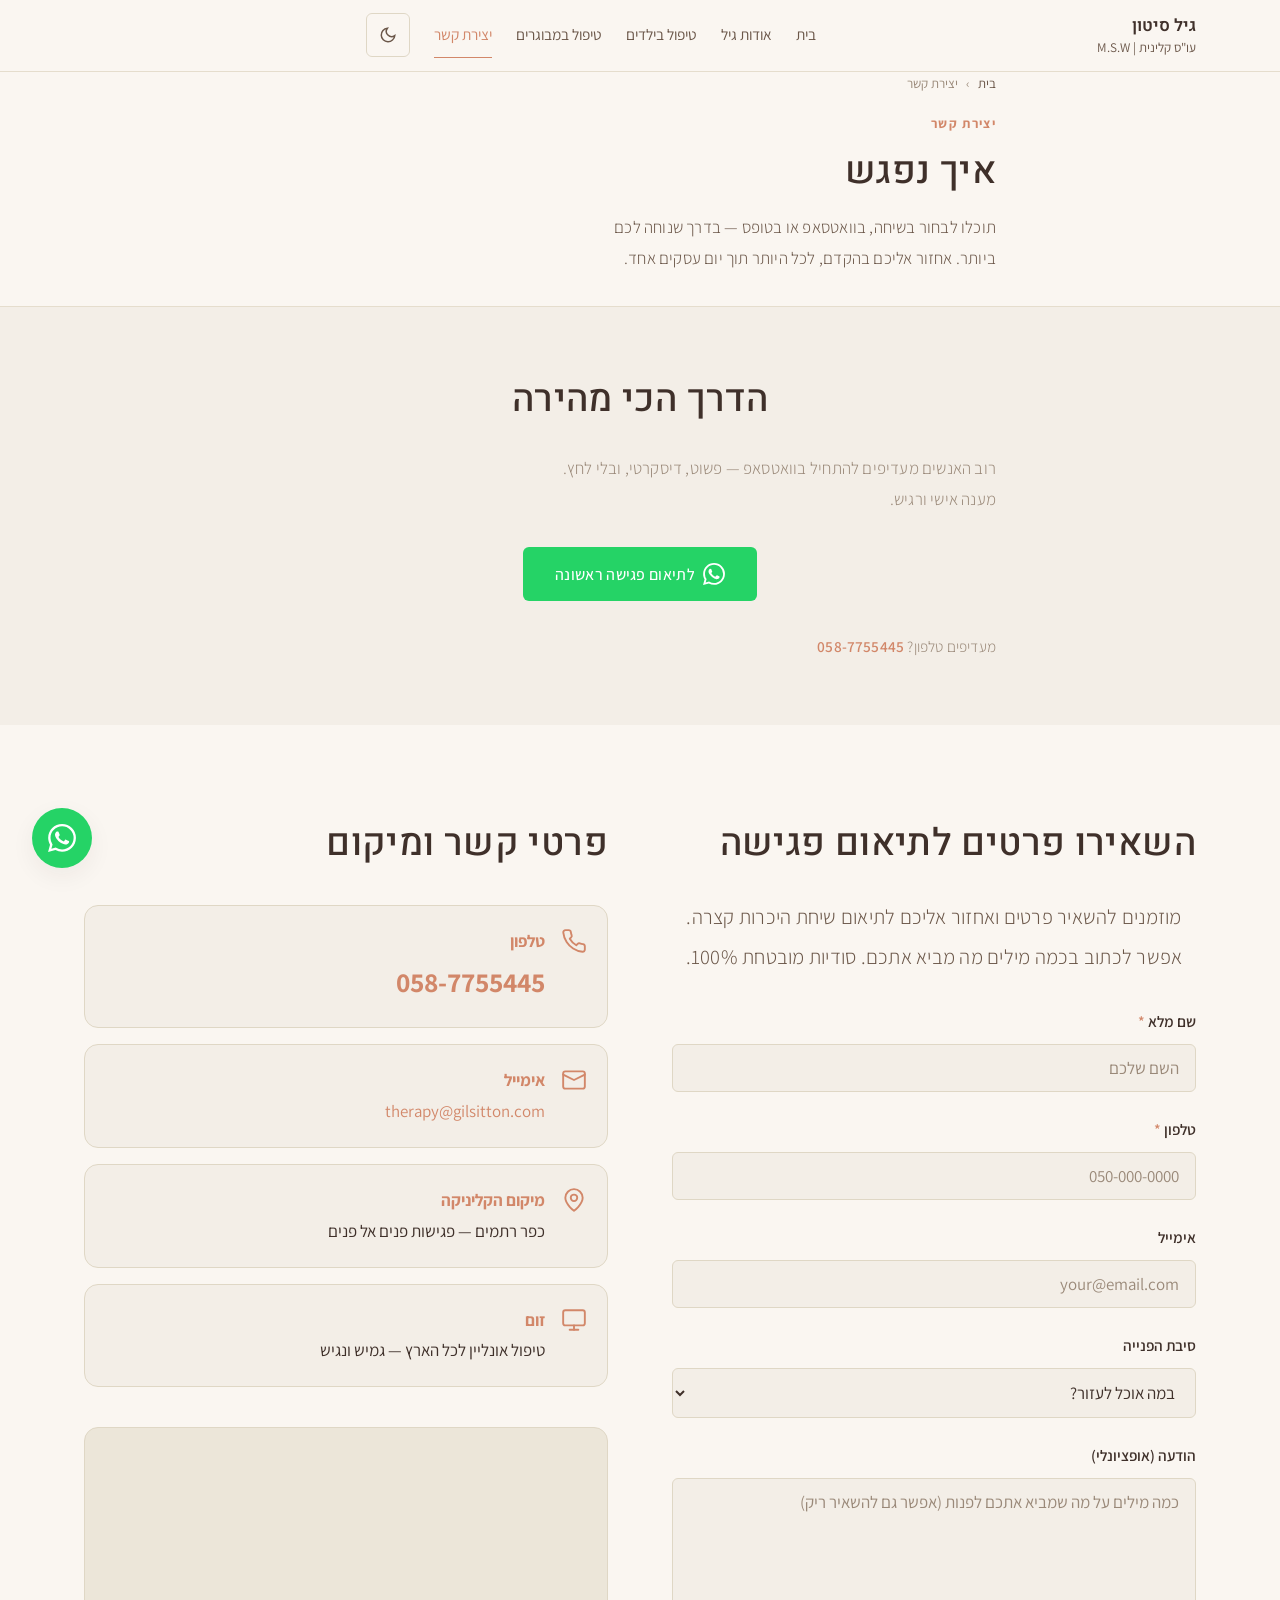
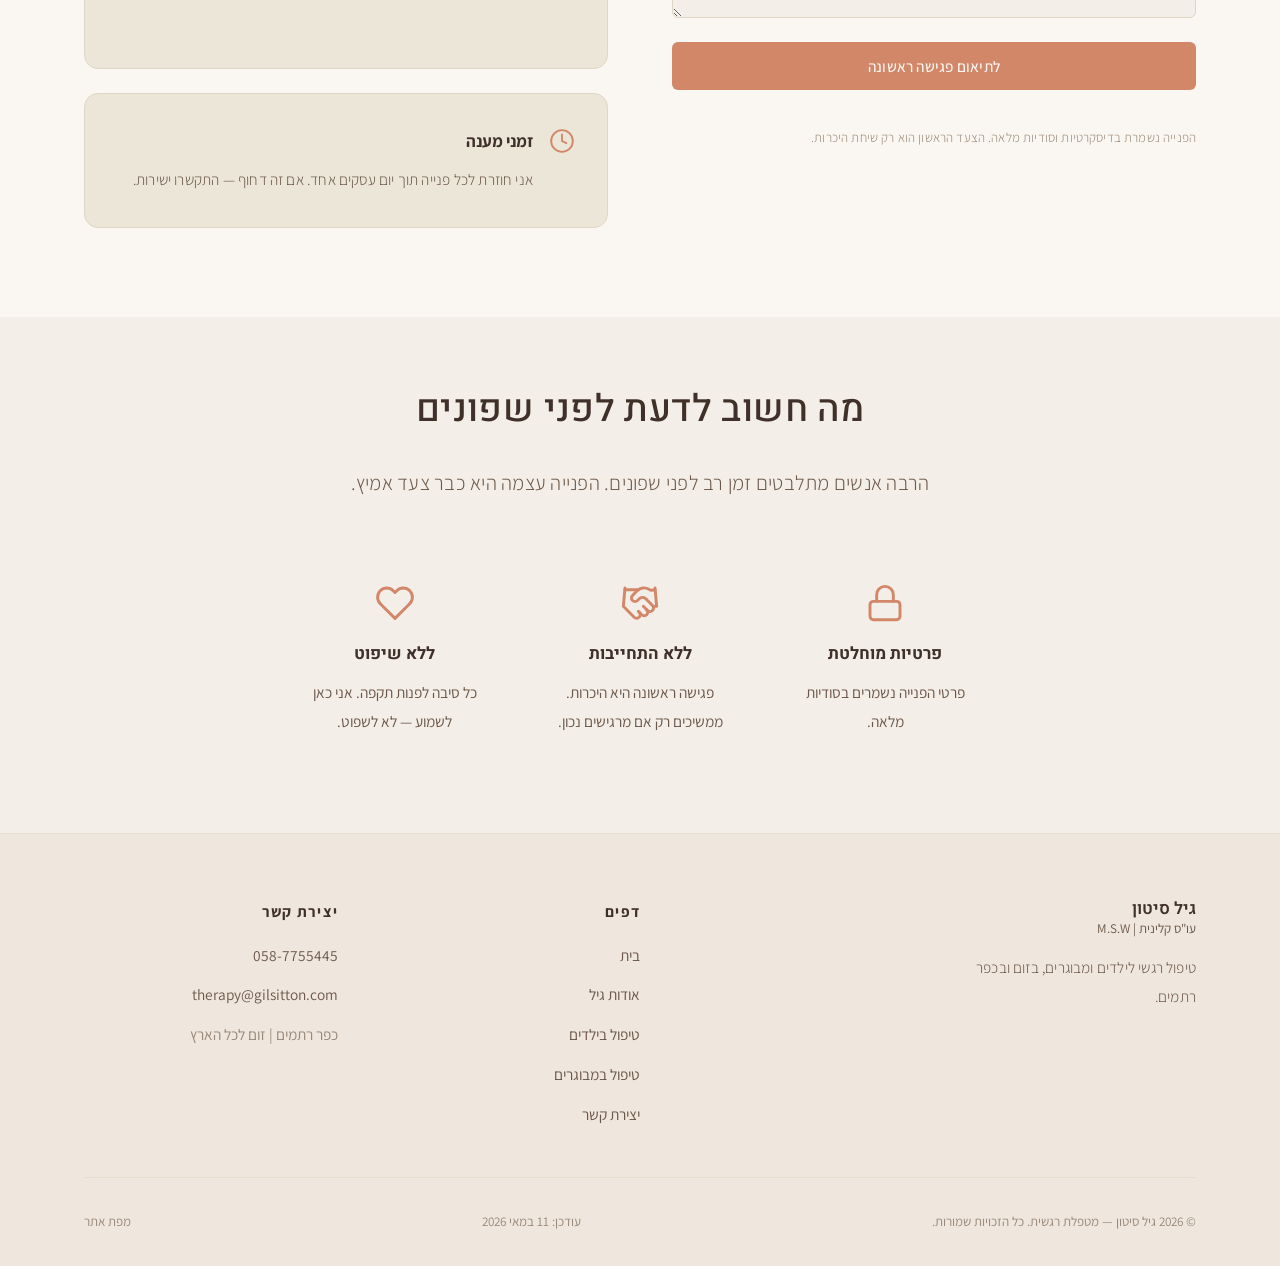
<file: contact.html>
<!DOCTYPE html>
<html lang="he" dir="rtl">
<head>
  <!-- Google Analytics 4 -->
  <script async src="https://www.googletagmanager.com/gtag/js?id=G-1X5XN4T4SM"></script>
  <script>
    window.dataLayer = window.dataLayer || [];
    function gtag(){dataLayer.push(arguments);}
    gtag('js', new Date());
    gtag('config', 'G-1X5XN4T4SM');
  </script>
  <meta charset="UTF-8">
  <meta name="viewport" content="width=device-width, initial-scale=1.0">
  <title>יצירת קשר — גיל סיטון | טיפול רגשי בזום ובכפר רתמים</title>
  <meta name="description" content="צרו קשר עם גיל סיטון — מטפלת רגשית לילדים ומבוגרים. טיפול בזום לכל הארץ, ופגישות פנים אל פנים בכפר רתמים. לקביעת פגישה ראשונה ללא התחייבות.">
  <link rel="canonical" href="https://gilsitton.com/contact.html">
  <meta property="og:title" content="יצירת קשר — גיל סיטון מטפלת רגשית">
  <meta property="og:description" content="לקביעת פגישת היכרות ראשונה — בוואטסאפ, בטלפון, או בטופס. בזום ובכפר רתמים.">
  <meta property="og:image" content="https://gilsitton.com/assets/images/og/contact.jpg">
  <meta property="og:locale" content="he_IL">
  <meta property="og:type" content="website">
  <meta name="twitter:card" content="summary_large_image">

  <!-- Geo / Authorship / Crawler hints (SEO + AI search) -->
  <meta name="author" content="גיל סיטון">
  <meta name="geo.region" content="IL">
  <meta name="geo.placename" content="כפר רתמים">
  <meta name="geo.position" content="30.9700;35.1700">
  <meta name="ICBM" content="30.9700, 35.1700">
  <meta name="theme-color" content="#D28769">
  <meta name="robots" content="index, follow, max-image-preview:large, max-snippet:-1, max-video-preview:-1">
  <meta property="article:modified_time" content="2026-05-11">
  <link rel="alternate" hreflang="he-IL" href="https://gilsitton.com/contact.html">

  <!-- Fonts -->
  <link rel="preconnect" href="https://fonts.googleapis.com">
  <link rel="preconnect" href="https://fonts.gstatic.com" crossorigin>
  <link rel="stylesheet" href="https://fonts.googleapis.com/css2?family=Heebo:wght@300;400;500;600&family=Assistant:wght@300;400;500&display=swap&subset=hebrew">

  <!-- Favicon -->
  <link rel="icon" type="image/svg+xml" href="assets/images/logo.svg">
  <link rel="apple-touch-icon" href="assets/images/logo.svg">

  <!-- Prevent dark-mode flash: set theme before CSS evaluates -->
  <script>(function(){try{var t=localStorage.getItem('theme');if(t==='dark')document.documentElement.setAttribute('data-theme','dark');}catch(e){}})();</script>

  <!-- Site styles -->
  <link rel="stylesheet" href="assets/css/tokens.css">
  <link rel="stylesheet" href="assets/css/base.css">
  <link rel="stylesheet" href="assets/css/components.css">
  <style>
    .contact-grid {
      display: grid;
      grid-template-columns: 1fr 1fr;
      gap: var(--space-16);
      align-items: start;
    }
    @media (max-width: 768px) {
      .contact-grid { grid-template-columns: 1fr; gap: var(--space-10); }
    }
    .form-effort {
      font-size: var(--text-xs);
      color: var(--color-text-faint);
      text-align: start;
      margin-top: var(--space-3);
    }
    .form-success__icon {
      display: inline-flex;
      width: 22px;
      height: 22px;
      color: var(--color-success);
      vertical-align: middle;
      margin-inline-end: var(--space-2);
    }
    .form-success__icon svg { width: 100%; height: 100%; }
  </style>
</head>
<body>
<a class="skip-link" href="#main-content">דלגו לתוכן הראשי</a>

<header class="site-nav" role="banner">
  <div class="container nav-inner">
    <a href="index.html" class="nav-logo">גיל סיטון<span>עו"ס קלינית | M.S.W</span></a>
    <nav class="nav-links" role="navigation" aria-label="ניווט ראשי">
        <a href="index.html">בית</a>
      <a href="about.html">אודות גיל</a>
      <a href="children-therapy.html">טיפול בילדים</a>
      <a href="adult-therapy.html">טיפול במבוגרים</a>
      <a href="contact.html" class="active">יצירת קשר</a>
        <button class="theme-toggle" aria-label="החלפת מצב תצוגה (בהיר/כהה)">
        <svg class="icon-moon" width="18" height="18" viewBox="0 0 24 24" fill="none" stroke="currentColor" stroke-width="2" aria-hidden="true"><path d="M21 12.79A9 9 0 1111.21 3a7 7 0 009.79 9.79z"/></svg>
        <svg class="icon-sun" width="18" height="18" viewBox="0 0 24 24" fill="none" stroke="currentColor" stroke-width="2" aria-hidden="true"><circle cx="12" cy="12" r="5"/><line x1="12" y1="1" x2="12" y2="3"/><line x1="12" y1="21" x2="12" y2="23"/><line x1="4.22" y1="4.22" x2="5.64" y2="5.64"/><line x1="18.36" y1="18.36" x2="19.78" y2="19.78"/><line x1="1" y1="12" x2="3" y2="12"/><line x1="21" y1="12" x2="23" y2="12"/></svg>
      </button>
      </nav>
    <div class="nav-actions">
      <button class="hamburger" aria-expanded="false" aria-label="פתיחת תפריט ניווט נייד" aria-controls="mobile-nav"><span></span><span></span><span></span></button>
    </div>
  </div>
</header>
<nav class="mobile-nav" id="mobile-nav" aria-label="ניווט נייד ראשי">
    <a href="index.html">בית</a><a href="about.html">אודות גיל</a><a href="children-therapy.html">טיפול בילדים</a><a href="adult-therapy.html">טיפול במבוגרים</a><a href="contact.html">יצירת קשר</a>
    <button class="theme-toggle" aria-label="החלפת מצב תצוגה (בהיר/כהה)" style="justify-content:flex-start;padding-inline:0;gap:8px;">
    <svg class="icon-moon" width="18" height="18" viewBox="0 0 24 24" fill="none" stroke="currentColor" stroke-width="2" aria-hidden="true"><path d="M21 12.79A9 9 0 1111.21 3a7 7 0 009.79 9.79z"/></svg>
    <svg class="icon-sun" width="18" height="18" viewBox="0 0 24 24" fill="none" stroke="currentColor" stroke-width="2" aria-hidden="true"><circle cx="12" cy="12" r="5"/><line x1="12" y1="1" x2="12" y2="3"/><line x1="12" y1="21" x2="12" y2="23"/><line x1="4.22" y1="4.22" x2="5.64" y2="5.64"/><line x1="18.36" y1="18.36" x2="19.78" y2="19.78"/><line x1="1" y1="12" x2="3" y2="12"/><line x1="21" y1="12" x2="23" y2="12"/></svg>
    <span style="font-size:var(--text-lg);font-weight:600;color:var(--color-text);">מצב תצוגה</span>
  </button>
  </nav>
<main id="main-content">

  <!-- ============ PAGE HERO ============ -->
  <section class="page-hero" aria-labelledby="contact-title">
    <div class="container container--narrow">
      <nav class="breadcrumb" aria-label="ניווט פירורי לחם (Breadcrumb)">
        <a href="index.html">בית</a><span aria-hidden="true">›</span><span aria-current="page">יצירת קשר</span>
      </nav>
      <span class="section-label">יצירת קשר</span>
      <h1 class="hero-title" id="contact-title">איך נפגש</h1>
      <p class="hero-subtitle">תוכלו לבחור בשיחה, בוואטסאפ או בטופס — בדרך שנוחה לכם ביותר. אחזור אליכם בהקדם, לכל היותר תוך יום עסקים אחד.</p>
    </div>
  </section>

  <!-- ============ WHATSAPP HIGHLIGHT ============ -->
  <section class="section section--sm bg-surface text-center" aria-labelledby="whatsapp-heading">
    <div class="container container--narrow">
      <h2 class="section-title mb-4" id="whatsapp-heading">הדרך הכי מהירה</h2>
      <p class="mb-8 text-faint" style="text-align:start;max-width:55ch;">
        רוב האנשים מעדיפים להתחיל בוואטסאפ — פשוט, דיסקרטי, ובלי לחץ. מענה אישי ורגיש.
      </p>
      <a href="https://wa.me/972587755445?text=שלום+גיל,+אני+רוצה+לתאם+פגישה+ראשונה"
         class="btn-whatsapp"
         target="_blank"
         rel="noopener noreferrer"
         aria-label="שליחת הודעת וואטסאפ (נפתח בחלון חדש)">
        <svg width="22" height="22" viewBox="0 0 24 24" fill="currentColor" aria-hidden="true"><path d="M17.472 14.382c-.297-.149-1.758-.867-2.03-.967-.273-.099-.471-.148-.67.15-.197.297-.767.966-.94 1.164-.173.199-.347.223-.644.075-.297-.15-1.255-.463-2.39-1.475-.883-.788-1.48-1.761-1.653-2.059-.173-.297-.018-.458.13-.606.134-.133.298-.347.446-.52.149-.174.198-.298.298-.497.099-.198.05-.371-.025-.52-.075-.149-.669-1.612-.916-2.207-.242-.579-.487-.5-.669-.51-.173-.008-.371-.01-.57-.01-.198 0-.52.074-.792.372-.272.297-1.04 1.016-1.04 2.479 0 1.462 1.065 2.875 1.213 3.074.149.198 2.096 3.2 5.077 4.487.709.306 1.262.489 1.694.625.712.227 1.36.195 1.871.118.571-.085 1.758-.719 2.006-1.413.248-.694.248-1.289.173-1.413-.074-.124-.272-.198-.57-.347m-5.421 7.403h-.004a9.87 9.87 0 01-5.031-1.378l-.361-.214-3.741.982.998-3.648-.235-.374a9.86 9.86 0 01-1.51-5.26c.001-5.45 4.436-9.884 9.888-9.884 2.64 0 5.122 1.03 6.988 2.898a9.825 9.825 0 012.893 6.994c-.003 5.45-4.437 9.884-9.885 9.884m8.413-18.297A11.815 11.815 0 0012.05 0C5.495 0 .16 5.335.157 11.892c0 2.096.547 4.142 1.588 5.945L.057 24l6.305-1.654a11.882 11.882 0 005.683 1.448h.005c6.554 0 11.89-5.335 11.893-11.893a11.821 11.821 0 00-3.48-8.413z"/></svg>
        לתיאום פגישה ראשונה
      </a>
      <p class="mt-8 text-sm text-faint">
        מעדיפים טלפון? <a href="tel:0587755445" style="color:var(--color-primary);font-weight:600;">058-7755445</a>
      </p>
    </div>
  </section>

  <!-- ============ FORM + INFO GRID ============ -->
  <section class="section" aria-labelledby="form-heading">
    <div class="container">
      <div class="contact-grid">

        <!-- FORM -->
        <div class="reveal">
          <h2 class="section-title mb-8" id="form-heading">השאירו פרטים לתיאום פגישה</h2>
          <p class="section-subtitle mb-8 text-faint" style="margin-inline:auto;">מוזמנים להשאיר פרטים ואחזור אליכם לתיאום שיחת היכרות קצרה. אפשר לכתוב בכמה מילים מה מביא אתכם. סודיות מובטחת 100%.</p>

          <div class="form-success" role="alert" aria-live="polite"
               data-msg-webhook="ההודעה נשלחה בהצלחה. אחזור אליכם תוך יום עסקים אחד."
               data-msg-mailto="פתחנו לכם מייל מוכן — שלחו אותו, ואחזור אליכם תוך יום עסקים אחד.">
            <span class="form-success__icon" aria-hidden="true">
              <svg viewBox="0 0 24 24" fill="none" stroke="currentColor" stroke-width="2" stroke-linecap="round" stroke-linejoin="round"><circle cx="12" cy="12" r="10"/><path d="m9 12 2 2 4-4"/></svg>
            </span>
            <span class="form-success__text">ההודעה נשלחה בהצלחה. אחזור אליכם תוך יום עסקים אחד.</span>
          </div>

          <form class="contact-form" novalidate aria-label="טופס יצירת קשר">
            <div class="form-group">
              <label class="form-label" for="contact-name">שם מלא <span aria-hidden="true" style="color:var(--color-primary);">*</span></label>
              <input class="form-input" type="text" id="contact-name" name="name" placeholder="השם שלכם" required autocomplete="name">
              <span class="form-error" role="alert"></span>
            </div>
            <div class="form-group">
              <label class="form-label" for="contact-phone">טלפון <span aria-hidden="true" style="color:var(--color-primary);">*</span></label>
              <input class="form-input" type="tel" id="contact-phone" name="phone" placeholder="050-000-0000" required autocomplete="tel">
              <span class="form-error" role="alert"></span>
            </div>
            <div class="form-group">
              <label class="form-label" for="contact-email">אימייל</label>
              <input class="form-input" type="email" id="contact-email" name="email" placeholder="your@email.com" autocomplete="email">
              <span class="form-error" role="alert"></span>
            </div>
            <div class="form-group">
              <label class="form-label" for="contact-subject">סיבת הפנייה</label>
              <select class="form-input" id="contact-subject" name="subject">
                <option value="">במה אוכל לעזור?</option>
                <option value="children">טיפול דיאדי ורגשי לילדים</option>
                <option value="adults">טיפול רגשי למבוגרים</option>
                <option value="zoom">טיפול בזום / אונליין</option>
                <option value="other">אחר</option>
              </select>
            </div>
            <div class="form-group">
              <label class="form-label" for="contact-message">הודעה (אופציונלי)</label>
              <textarea class="form-textarea" id="contact-message" name="message" placeholder="כמה מילים על מה שמביא אתכם לפנות (אפשר גם להשאיר ריק)"></textarea>
            </div>
            <button type="submit" class="btn btn-primary" style="width:100%;">לתיאום פגישה ראשונה</button>
            <p class="form-effort">הפנייה נשמרת בדיסקרטיות וסודיות מלאה. הצעד הראשון הוא רק שיחת היכרות.</p>
          </form>
        </div>

        <!-- INFO -->
        <div class="reveal">
          <h2 class="section-title" style="margin-bottom:var(--space-8);">פרטי קשר ומיקום</h2>

          <div class="info-list" style="margin-bottom:var(--space-10);">
            <div class="info-item">
              <div class="info-item__icon" aria-hidden="true">
                <svg viewBox="0 0 24 24" fill="none" stroke="currentColor" stroke-width="1.75" stroke-linecap="round" stroke-linejoin="round"><path d="M22 16.92v3a2 2 0 0 1-2.18 2 19.79 19.79 0 0 1-8.63-3.07 19.5 19.5 0 0 1-6-6 19.79 19.79 0 0 1-3.07-8.67A2 2 0 0 1 4.11 2h3a2 2 0 0 1 2 1.72c.127.96.361 1.903.7 2.81a2 2 0 0 1-.45 2.11L8.09 9.91a16 16 0 0 0 6 6l1.27-1.27a2 2 0 0 1 2.11-.45c.907.339 1.85.573 2.81.7A2 2 0 0 1 22 16.92z"/></svg>
              </div>
              <div class="info-item__text">
                <strong>טלפון</strong><br>
                <a href="tel:0587755445" style="color:var(--color-primary);font-size:var(--text-xl);font-weight:700;text-decoration:none;">058-7755445</a>
              </div>
            </div>
            <div class="info-item">
              <div class="info-item__icon" aria-hidden="true">
                <svg viewBox="0 0 24 24" fill="none" stroke="currentColor" stroke-width="1.75" stroke-linecap="round" stroke-linejoin="round"><rect width="20" height="16" x="2" y="4" rx="2"/><path d="m22 7-10 5L2 7"/></svg>
              </div>
              <div class="info-item__text">
                <strong>אימייל</strong><br>
                <a href="mailto:therapy@gilsitton.com" style="color:var(--color-primary);">therapy@gilsitton.com</a>
              </div>
            </div>
            <div class="info-item">
              <div class="info-item__icon" aria-hidden="true">
                <svg viewBox="0 0 24 24" fill="none" stroke="currentColor" stroke-width="1.75" stroke-linecap="round" stroke-linejoin="round"><path d="M20 10c0 6-8 12-8 12s-8-6-8-12a8 8 0 0 1 16 0Z"/><circle cx="12" cy="10" r="3"/></svg>
              </div>
              <div class="info-item__text">
                <strong>מיקום הקליניקה</strong><br>
                כפר רתמים — פגישות פנים אל פנים
              </div>
            </div>
            <div class="info-item">
              <div class="info-item__icon" aria-hidden="true">
                <svg viewBox="0 0 24 24" fill="none" stroke="currentColor" stroke-width="1.75" stroke-linecap="round" stroke-linejoin="round"><rect width="20" height="14" x="2" y="3" rx="2"/><line x1="8" x2="16" y1="21" y2="21"/><line x1="12" x2="12" y1="17" y2="21"/></svg>
              </div>
              <div class="info-item__text">
                <strong>זום</strong><br>
                טיפול אונליין לכל הארץ — גמיש ונגיש
              </div>
            </div>
          </div>

          <!-- Map -->
          <div class="card-soft" style="margin-bottom:var(--space-6);overflow:hidden;padding:0;">
            <iframe
              src="https://maps.google.com/maps?q=%D7%9B%D7%A4%D7%A8%20%D7%A8%D7%AA%D7%9E%D7%99%D7%9D&t=&z=12&ie=UTF8&iwloc=&output=embed&hl=iw"
              width="100%"
              height="240"
              style="border:0;display:block;"
              allowfullscreen=""
              loading="lazy"
              referrerpolicy="no-referrer-when-downgrade"
              title="מפת מיקום קליניקת גיל סיטון בכפר רתמים"
              aria-label="החלפת מצב תצוגה"
            ></iframe>
          </div>

          <div class="card-soft" style="display:flex;align-items:flex-start;gap:var(--space-4);">
            <span class="info-item__icon" aria-hidden="true">
              <svg viewBox="0 0 24 24" fill="none" stroke="currentColor" stroke-width="1.75" stroke-linecap="round" stroke-linejoin="round"><circle cx="12" cy="12" r="10"/><polyline points="12 6 12 12 16 14"/></svg>
            </span>
            <div>
              <div style="font-weight:700;font-size:var(--text-base);margin-bottom:var(--space-2);">זמני מענה</div>
              <p style="font-size:var(--text-sm);color:var(--color-text-muted);line-height:var(--leading-loose);">
                אני חוזרת לכל פנייה תוך יום עסקים אחד. אם זה דחוף — התקשרו ישירות.
              </p>
            </div>
          </div>
        </div>

      </div>
    </div>
  </section>

  <!-- ============ REASSURANCE ============ -->
  <section class="section section--sm" style="background:var(--color-surface);" aria-labelledby="reassure-heading">
    <div class="container container--narrow">
      <div class="section-header reveal">
        <h2 class="section-title" id="reassure-heading">מה חשוב לדעת לפני שפונים</h2>
        <p class="section-subtitle">הרבה אנשים מתלבטים זמן רב לפני שפונים. הפנייה עצמה היא כבר צעד אמיץ.</p>
      </div>
      <div class="values-grid reveal">
        <div class="value-item">
          <div class="value-icon" aria-hidden="true">
            <svg viewBox="0 0 24 24" fill="none" stroke="currentColor" stroke-width="1.75" stroke-linecap="round" stroke-linejoin="round"><rect width="18" height="11" x="3" y="11" rx="2"/><path d="M7 11V7a5 5 0 0 1 10 0v4"/></svg>
          </div>
          <div class="value-title">פרטיות מוחלטת</div>
          <div class="value-desc">פרטי הפנייה נשמרים בסודיות מלאה.</div>
        </div>
        <div class="value-item">
          <div class="value-icon" aria-hidden="true">
            <svg viewBox="0 0 24 24" fill="none" stroke="currentColor" stroke-width="1.75" stroke-linecap="round" stroke-linejoin="round"><path d="m11 17 2 2a1 1 0 1 0 3-3"/><path d="m14 14 2.5 2.5a1 1 0 1 0 3-3l-3.88-3.88a3 3 0 0 0-4.24 0l-.88.88a1 1 0 1 1-3-3l2.81-2.81a5.79 5.79 0 0 1 7.06-.87l.47.28a2 2 0 0 0 1.42.25L21 4"/><path d="m21 3 1 11h-2"/><path d="M3 3 2 14l6.5 6.5a1 1 0 1 0 3-3"/><path d="M3 4h8"/></svg>
          </div>
          <div class="value-title">ללא התחייבות</div>
          <div class="value-desc">פגישה ראשונה היא היכרות. ממשיכים רק אם מרגישים נכון.</div>
        </div>
        <div class="value-item">
          <div class="value-icon" aria-hidden="true">
            <svg viewBox="0 0 24 24" fill="none" stroke="currentColor" stroke-width="1.75" stroke-linecap="round" stroke-linejoin="round"><path d="M20.84 4.61a5.5 5.5 0 0 0-7.78 0L12 5.67l-1.06-1.06a5.5 5.5 0 0 0-7.78 7.78l1.06 1.06L12 21.23l7.78-7.78 1.06-1.06a5.5 5.5 0 0 0 0-7.78z"/></svg>
          </div>
          <div class="value-title">ללא שיפוט</div>
          <div class="value-desc">כל סיבה לפנות תקפה. אני כאן לשמוע — לא לשפוט.</div>
        </div>
      </div>
    </div>
  </section>

</main>

<footer class="site-footer" role="contentinfo">
  <div class="container">
    <div class="footer-inner">
      <div class="footer-brand">
        <a href="index.html" class="nav-logo">גיל סיטון<span>עו"ס קלינית | M.S.W</span></a>
        <p class="footer-desc">טיפול רגשי לילדים ומבוגרים, בזום ובכפר רתמים.</p>
      </div>
      <div>
        <div class="footer-heading">דפים</div>
        <nav class="footer-links" aria-label="ניווט תחתון (Footer)"><a href="index.html">בית</a><a href="about.html">אודות גיל</a><a href="children-therapy.html">טיפול בילדים</a><a href="adult-therapy.html">טיפול במבוגרים</a><a href="contact.html">יצירת קשר</a></nav>
      </div>
      <div>
        <div class="footer-heading">יצירת קשר</div>
        <div class="footer-links"><a href="tel:0587755445">058-7755445</a><a href="mailto:therapy@gilsitton.com">therapy@gilsitton.com</a><span class="text-sm text-faint">כפר רתמים | זום לכל הארץ</span></div>
      </div>
    </div>
    <div class="footer-bottom">
      <span class="footer-copy">© 2026 גיל סיטון — מטפלת רגשית. כל הזכויות שמורות.</span>
      <time datetime="2026-05-11" class="text-xs text-faint">עודכן: 11 במאי 2026</time>
      <a href="sitemap.xml" class="text-xs text-faint">מפת אתר</a>
    </div>
  </div>
</footer>
<script src="assets/js/main.js" defer></script>
<script src="assets/js/contact.js" defer></script>
<script src="assets/js/schema.js" defer></script>
<a href="https://wa.me/972587755445?text=שלום+גיל,+אני+רוצה+לתאם+פגישה+ראשונה"
   class="whatsapp-float"
   target="_blank"
   rel="noopener noreferrer"
   aria-label="שליחת הודעת וואטסאפ (נפתח בחלון חדש)">
  <svg width="28" height="28" viewBox="0 0 24 24" fill="white" aria-hidden="true">
    <path d="M17.472 14.382c-.297-.149-1.758-.867-2.03-.967-.273-.099-.471-.148-.67.15-.197.297-.767.966-.94 1.164-.173.199-.347.223-.644.075-.297-.15-1.255-.463-2.39-1.475-.883-.788-1.48-1.761-1.653-2.059-.173-.297-.018-.458.13-.606.134-.133.298-.347.446-.52.149-.174.198-.298.298-.497.099-.198.05-.371-.025-.52-.075-.149-.669-1.612-.916-2.207-.242-.579-.487-.5-.669-.51-.173-.008-.371-.01-.57-.01-.198 0-.52.074-.792.372-.272.297-1.04 1.016-1.04 2.479 0 1.462 1.065 2.875 1.213 3.074.149.198 2.096 3.2 5.077 4.487.709.306 1.262.489 1.694.625.712.227 1.36.195 1.871.118.571-.085 1.758-.719 2.006-1.413.248-.694.248-1.289.173-1.413-.074-.124-.272-.198-.57-.347m-5.421 7.403h-.004a9.87 9.87 0 01-5.031-1.378l-.361-.214-3.741.982.998-3.648-.235-.374a9.86 9.86 0 01-1.51-5.26c.001-5.45 4.436-9.884 9.888-9.884 2.64 0 5.122 1.03 6.988 2.898a9.825 9.825 0 012.893 6.994c-.003 5.45-4.437 9.884-9.885 9.884m8.413-18.297A11.815 11.815 0 0012.05 0C5.495 0 .16 5.335.157 11.892c0 2.096.547 4.142 1.588 5.945L.057 24l6.305-1.654a11.882 11.882 0 005.683 1.448h.005c6.554 0 11.89-5.335 11.893-11.893a11.821 11.821 0 00-3.48-8.413Z" />
  </svg>
</a>

<!-- Mobile Sticky CTA — single WhatsApp button -->
<div class="mobile-sticky-cta mobile-sticky-cta--single" role="complementary" aria-label="שליחת הודעת וואטסאפ (נפתח בחלון חדש)">
  <a href="https://wa.me/972587755445?text=שלום+גיל,+אני+רוצה+לתאם+פגישה+ראשונה"
     class="mobile-sticky-cta__btn mobile-sticky-cta__btn--whatsapp"
     target="_blank" rel="noopener noreferrer" aria-label="שליחת הודעת וואטסאפ (נפתח בחלון חדש)">
    <svg width="18" height="18" viewBox="0 0 24 24" fill="currentColor" aria-hidden="true"><path d="M17.472 14.382c-.297-.149-1.758-.867-2.03-.967-.273-.099-.471-.148-.67.15-.197.297-.767.966-.94 1.164-.173.199-.347.223-.644.075-.297-.15-1.255-.463-2.39-1.475-.883-.788-1.48-1.761-1.653-2.059-.173-.297-.018-.458.13-.606.134-.133.298-.347.446-.52.149-.174.198-.298.298-.497.099-.198.05-.371-.025-.52-.075-.149-.669-1.612-.916-2.207-.242-.579-.487-.5-.669-.51-.173-.008-.371-.01-.57-.01-.198 0-.52.074-.792.372-.272.297-1.04 1.016-1.04 2.479 0 1.462 1.065 2.875 1.213 3.074.149.198 2.096 3.2 5.077 4.487.709.306 1.262.489 1.694.625.712.227 1.36.195 1.871.118.571-.085 1.758-.719 2.006-1.413.248-.694.248-1.289.173-1.413-.074-.124-.272-.198-.57-.347m-5.421 7.403h-.004a9.87 9.87 0 01-5.031-1.378l-.361-.214-3.741.982.998-3.648-.235-.374a9.86 9.86 0 01-1.51-5.26c.001-5.45 4.436-9.884 9.888-9.884 2.64 0 5.122 1.03 6.988 2.898a9.825 9.825 0 012.893 6.994c-.003 5.45-4.437 9.884-9.885 9.884m8.413-18.297A11.815 11.815 0 0012.05 0C5.495 0 .16 5.335.157 11.892c0 2.096.547 4.142 1.588 5.945L.057 24l6.305-1.654a11.882 11.882 0 005.683 1.448h.005c6.554 0 11.89-5.335 11.893-11.893a11.821 11.821 0 00-3.48-8.413Z"/></svg>
    לתיאום פגישה ראשונה
  </a>
</div>
</body>
</html>
</file>
<file: assets/css/tokens.css>
/* =============================================================
   tokens.css — Design System Tokens | גיל סיטון — מטפלת רגשית
   Palette: Terracotta + Cream + Sage Taupe
   ============================================================= */

:root,
[data-theme="light"] {
  /* Premium Palette — HEX (universal browser support, including iOS Safari ≤15) */
  --color-primary: #D28769;          /* Soft dusty Terracotta — brand spec */
  --color-primary-hover: #C37658;
  --color-primary-highlight: rgba(210, 135, 105, 0.15);
  --color-bg: #FAF6F1;               /* Warm Cream */
  --color-surface: #F3EEE7;          /* Soft Sage/Taupe surface */
  --color-surface-2: #ECE6D9;
  --color-surface-offset:  #EFE6DD;
  --color-surface-dynamic: #E8DDD2;
  --color-divider: #E5DDCD;
  --color-border: #DFD7C5;

  /* --- Text --- */
  --color-text: #3F302A;             /* Deep warm Espresso */
  --color-text-muted: #6B5749;
  --color-text-faint: #9A8979;
  --color-text-inverse: #FAF6F1;

  /* --- Primary (Terracotta Salmon) --- */
  /* (Legacy HEX values replaced by OKLCH above) */

  /* --- Accent (Sage Taupe) --- */
  --color-accent:           #878778;
  --color-accent-hover:     #6E6E60;
  --color-accent-highlight: #E6E1D8;

  /* --- Semantic --- */
  --color-success: #7A9E7E;
  --color-error:   #C0524B;
  --color-warning: #C4914A;

  /* --- Typography Scale (fluid) --- */
  --text-xs:   clamp(0.78rem, 0.76rem + 0.08vw, 0.86rem);
  --text-sm:   clamp(0.88rem, 0.84rem + 0.16vw, 0.96rem);
  --text-base: clamp(0.98rem, 0.94rem + 0.22vw, 1.06rem);
  --text-lg:   clamp(1.08rem, 1rem + 0.45vw, 1.28rem);
  --text-xl:   clamp(1.3rem,  1.12rem + 0.9vw, 1.72rem);
  --text-2xl:  clamp(1.65rem, 1.24rem + 1.6vw, 2.35rem);
  --text-hero: clamp(2rem,    1.45rem + 2.2vw, 3.05rem);

  --leading-tight:  1.35;
  --leading-snug:   1.55;
  --leading-normal: 1.82;
  --leading-loose:  1.92;

  /* --- Font Families --- */
  --font-display: 'Heebo', 'Assistant', sans-serif;
  --font-body:    'Assistant', 'Segoe UI', Arial, sans-serif;

  /* --- Spacing Scale --- */
  --space-1:  0.25rem;
  --space-2:  0.5rem;
  --space-3:  0.75rem;
  --space-4:  1rem;
  --space-5:  1.25rem;
  --space-6:  1.5rem;
  --space-8:  2rem;
  --space-10: 2.5rem;
  --space-12: 3rem;
  --space-16: 4rem;
  --space-20: 5rem;
  --space-24: 6rem;
  --space-32: 8rem;

  /* --- Border Radius --- */
  --radius-sm:   0.25rem;
  --radius-md:   0.375rem;
  --radius-lg:   0.875rem;
  --radius-xl:   1rem;
  --radius-2xl:  1.25rem;
  --radius-card: 1rem;
  --radius-pill: 9999px;

  /* --- Shadows (architectural, quieter) --- */
  --shadow-sm:  0 2px 10px rgba(45, 35, 32, 0.05);
  --shadow-md:  0 8px 24px rgba(45, 35, 32, 0.06);
  --shadow-lg:  0 14px 34px rgba(45, 35, 32, 0.08);
  --shadow-xl:  0 18px 48px rgba(45, 35, 32, 0.10);

  /* --- Section Spacing --- */
  --space-section:        6rem;
  --space-section-mobile: 3.5rem;

  /* --- Transitions --- */
  --transition-interactive: 180ms cubic-bezier(0.16, 1, 0.3, 1);
  --transition-slow:        350ms cubic-bezier(0.16, 1, 0.3, 1);
  --transition-spring:      500ms cubic-bezier(0.34, 1.56, 0.64, 1);

  /* --- Layout --- */
  --max-width:        1160px;
  --max-width-narrow: 760px;
  --nav-height:       72px;
}

/* ========================
   Dark Mode
   ======================== */
[data-theme="dark"] {
  --color-bg:              #1F1917;
  --color-surface:         #2A211E;
  --color-surface-2:       #332824;
  --color-surface-offset:  #241D1A;
  --color-surface-dynamic: #3B302B;
  --color-divider:         #4A3A34;
  --color-border:          #5A4740;

  --color-text:            #F5ECE5;
  --color-text-muted:      #C4B2A5;
  --color-text-faint:      #9B8779;
  --color-text-inverse:    #1F1917;

  --color-primary:           #E39A7A;
  --color-primary-hover:     #D88B69;
  --color-primary-active:    #B96E4E;
  --color-primary-highlight: #422C23;

  --color-accent:           #A7A392;
  --color-accent-hover:     #8D8A7A;
  --color-accent-highlight: #302824;

  --shadow-sm:  0 1px 4px rgba(0, 0, 0, 0.25);
  --shadow-md:  0 8px 24px rgba(0, 0, 0, 0.30);
  --shadow-lg:  0 18px 40px rgba(0, 0, 0, 0.40);
  --shadow-xl:  0 24px 60px rgba(0, 0, 0, 0.50);
}
</file>
<file: assets/css/base.css>
/* =============================================================
   base.css — Reset, RTL Globals, Typography Baseline
   גיל סיטון — מטפלת רגשית
   ============================================================= */

/* Fonts are loaded via <link rel="stylesheet"> in every page's <head>.
   Do not @import here — @import inside CSS is render-blocking and
   serialized after the stylesheet itself downloads. */

/* ========================
   Reset & Box Model
   ======================== */
*,
*::before,
*::after {
  box-sizing: border-box;
  margin: 0;
  padding: 0;
}

html {
  font-size: 100%;
  scroll-behavior: smooth;
  -webkit-text-size-adjust: 100%;
  tab-size: 4;
  overflow-x: hidden;
}

body {
  font-family: var(--font-body);
  font-size: var(--text-base);
  line-height: var(--leading-normal);
  color: var(--color-text);
  background-color: var(--color-bg);
  direction: rtl;
  text-align: start;
  -webkit-font-smoothing: antialiased;
  -moz-osx-font-smoothing: grayscale;
  transition: background-color var(--transition-interactive),
              color var(--transition-interactive);
  overflow-x: hidden;
}

/* ========================
   RTL Logical Properties
   ======================== */
/* Force all internal margin/padding to use logical properties */
p, li, blockquote {
  text-align: start;
}

/* ========================
   Typography Baseline
   ======================== */
h1, h2, h3, h4, h5, h6 {
  font-family: var(--font-display);
  line-height: var(--leading-tight);
  color: var(--color-text);
  letter-spacing: 0.01em;
}

h1 { font-size: var(--text-2xl); font-weight: 500; line-height: 1.28; }
h2 { font-size: var(--text-xl);  font-weight: 500; }
h3 { font-size: var(--text-lg);  font-weight: 500; }
h4 { font-size: var(--text-base); font-weight: 500; }

p {
  font-size: var(--text-base);
  font-weight: 300;
  letter-spacing: 0.012em;
  line-height: var(--leading-normal);
  color: var(--color-text);
  max-width: 66ch;
}

a {
  color: var(--color-primary);
  text-decoration: none;
  transition: color var(--transition-interactive);
}

a:hover {
  color: var(--color-primary-hover);
  text-decoration: underline;
}

a:focus-visible {
  outline: 2px solid var(--color-primary);
  outline-offset: 3px;
  border-radius: var(--radius-sm);
}

ul, ol {
  list-style: none;
}

img, video, svg {
  display: block;
  max-width: 100%;
  height: auto;
}

button {
  font-family: var(--font-body);
  cursor: pointer;
  border: none;
  background: none;
  /* Minimum touch target */
  min-height: 44px;
  min-width: 44px;
}

input, textarea, select {
  font-family: var(--font-body);
  font-size: var(--text-base);
}

/* ========================
   Focus Styles (Global)
   ======================== */
:focus-visible {
  outline: 3px solid var(--color-primary);
  outline-offset: 3px;
  border-radius: var(--radius-sm);
  box-shadow: 0 0 0 6px var(--color-primary-highlight);
}

/* Ensure links also get strong focus */
a:focus-visible {
  outline: 3px solid var(--color-primary);
  outline-offset: 3px;
  border-radius: var(--radius-sm);
  box-shadow: 0 0 0 6px var(--color-primary-highlight);
}


/* ========================
   Selection
   ======================== */
::selection {
  background-color: var(--color-primary-highlight);
  color: var(--color-text);
}

/* ========================
   Scrollbar (subtle)
   ======================== */
::-webkit-scrollbar {
  width: 6px;
}

::-webkit-scrollbar-track {
  background: var(--color-surface);
}

::-webkit-scrollbar-thumb {
  background: var(--color-border);
  border-radius: var(--radius-pill);
}

::-webkit-scrollbar-thumb:hover {
  background: var(--color-accent);
}

/* ========================
   Utility: Container
   ======================== */
.container {
  width: 100%;
  max-width: var(--max-width);
  margin-inline: auto;
  padding-inline: var(--space-6);
}

.container--narrow {
  max-width: var(--max-width-narrow);
  margin-inline: auto;
  padding-inline: var(--space-6);
}

/* ========================
   Utility: Visually Hidden (Accessibility)
   ======================== */
.visually-hidden {
  position: absolute;
  width: 1px;
  height: 1px;
  padding: 0;
  margin: -1px;
  overflow: hidden;
  clip: rect(0, 0, 0, 0);
  white-space: nowrap;
  border: 0;
}

/* ========================
   Skip Link (Accessibility)
   ======================== */
.skip-link {
  position: absolute;
  top: -100%;
  inset-inline-start: var(--space-4);
  background: var(--color-primary);
  color: var(--color-text-inverse);
  padding: var(--space-3) var(--space-6);
  border-radius: var(--radius-md);
  font-weight: 600;
  z-index: 9999;
  transition: top var(--transition-interactive);
}

.skip-link:focus {
  top: var(--space-4);
}

/* ========================
   Divider
   ======================== */
hr {
  border: none;
  border-top: 1px solid var(--color-divider);
  margin-block: var(--space-8);
}

/* ========================
   Section Spacing
   ======================== */
.section {
  padding-block: clamp(4.5rem, 7vw, 6.5rem);
}

.section--lg {
  padding-block: clamp(5.5rem, 8vw, 7.5rem);
}

.section--sm {
  padding-block: clamp(3rem, 5vw, 4rem);
}

@media (max-width: 768px) {
  .section,
  .section--lg {
    padding-block: clamp(3.5rem, 6vw, 4.5rem);
  }
  .section--sm {
    padding-block: clamp(2rem, 4vw, 3rem);
  }
}

@media (max-width: 480px) {
  body {
    font-size: max(15px, var(--text-base));
  }
}

/* ========================
   Animate on Scroll — single subtle fade per section
   ======================== */
.reveal {
  opacity: 0;
  transition: opacity 600ms ease-out;
}

.reveal.is-visible {
  opacity: 1;
}

/* ========================
   Utility Classes (Spacing, Layout & Colors)
   ======================== */
.mt-4 { margin-top: var(--space-4); }
.mt-8 { margin-top: var(--space-8); }
.mb-4 { margin-bottom: var(--space-4); }
.mb-6 { margin-bottom: var(--space-6); }
.mb-8 { margin-bottom: var(--space-8); }
.gap-4 { gap: var(--space-4); }
.bg-surface { background: var(--color-surface); }
.bg-surface-2 { background: var(--color-surface-2); }
.text-center { text-align: center; }
.flex-center { display: flex; justify-content: center; }
.flex-center-wrap { display: flex; justify-content: center; flex-wrap: wrap; }
.text-lg { font-size: var(--text-lg); }
.text-sm { font-size: var(--text-sm); }
.text-xs { font-size: var(--text-xs); }
.font-regular { font-weight: 400; }
.text-default { color: var(--color-text); }
.text-faint { color: var(--color-text-faint); }

/* ========================
   Reduced Motion
   ======================== */
@media (prefers-reduced-motion: reduce) {
  html { scroll-behavior: auto; }
  .reveal {
    opacity: 1;
    transform: none;
    transition: none;
  }
  .whatsapp-float {
    animation: none;
  }
  *,
  *::before,
  *::after {
    animation-duration: 0.001ms !important;
    animation-iteration-count: 1 !important;
    transition-duration: 0.001ms !important;
  }
}

/* ========================
   Responsive Breakpoints Reference
   (mobile-first)
   xs:  320px
   sm:  480px
   md:  768px
   lg:  1024px
   xl:  1280px
   ======================== */
</file>
<file: assets/css/components.css>
/* =============================================================
   components.css — UI Components | גיל סיטון
   ============================================================= */

/* ========================
   Buttons
   ======================== */
.btn {
  display: inline-flex;
  align-items: center;
  justify-content: center;
  gap: var(--space-2);
  font-family: var(--font-body);
  font-size: var(--text-sm);
  font-weight: 500;
  letter-spacing: 0.015em;
  border-radius: var(--radius-md);
  border: 1px solid transparent;
  cursor: pointer;
  text-decoration: none;
  transition: all 180ms ease;
  white-space: nowrap;
  min-height: 48px;
  padding: 0.82em 1.8em;
}

.btn:hover {
  transform: none;
}

.btn:active {
  transform: none;
}

.btn-primary {
  background: #D28769;
  color: #FAF6F1;
  border: none;
  box-shadow: none;
}

.btn-primary:hover {
  background: #C37757;
  box-shadow: none;
  color: #FAF6F1;
  text-decoration: none;
}

.btn-ghost {
  background-color: transparent;
  color: var(--color-text);
  border-color: var(--color-divider);
  padding: 0.75em 1.75em;
}

.btn-ghost:hover {
  background-color: var(--color-surface);
  color: var(--color-text);
  border-color: var(--color-border);
  text-decoration: none;
}

.btn-soft {
  background-color: var(--color-surface-2);
  color: var(--color-text);
  border: 1px solid var(--color-border);
  padding: 0.75em 1.75em;
}

.btn-soft:hover {
  background-color: var(--color-surface-offset);
  color: var(--color-text);
  text-decoration: none;
}

/* WhatsApp button */
.btn-whatsapp {
  background: #25D366;
  color: #ffffff;
  font-size: clamp(0.9rem, 0.85rem + 0.25vw, 1rem);
  font-weight: 500;
  padding: 0.8em 2em;
  border-radius: var(--radius-md);
  letter-spacing: 0.02em;
  transition: all 180ms ease;
  min-height: 48px;
  border: none;
  cursor: pointer;
  display: inline-flex;
  align-items: center;
  justify-content: center;
  gap: 0.5em;
  text-decoration: none;
}

.btn-whatsapp:hover {
  background: #1ebe5d;
  transform: none;
  box-shadow: none;
  text-decoration: none;
  color: #ffffff;
}

/* Phone button */
.btn-phone {
  background: transparent;
  color: #D28769;
  font-size: clamp(0.9rem, 0.85rem + 0.25vw, 1rem);
  font-weight: 500;
  padding: 0.75em 1.75em;
  border-radius: var(--radius-md);
  border: 2px solid #D28769;
  letter-spacing: 0.02em;
  transition: all 180ms ease;
  min-height: 48px;
  display: inline-flex;
  align-items: center;
  justify-content: center;
  gap: 0.5em;
  text-decoration: none;
}

.btn-phone:hover {
  background: #D28769;
  color: #FAF6F1;
  transform: none;
  text-decoration: none;
}

@media (max-width: 480px) {

  .btn-primary,
  .btn-whatsapp,
  .btn-phone {
    min-width: 220px;
    width: 100%;
    justify-content: center;
  }
}

/* ========================
   Cards
   ======================== */
.card {
  background-color: var(--color-surface);
  border-radius: var(--radius-lg);
  padding: var(--space-8);
  box-shadow: none;
  border: 1px solid var(--color-border);
  transition: border-color var(--transition-interactive);
}

.card:hover {
  border-color: var(--color-text-muted);
}

.card-soft {
  background-color: var(--color-surface-2);
  border-radius: var(--radius-lg);
  padding: var(--space-8);
  border: 1px solid var(--color-border);
  box-shadow: none;
}

/* ========================
   Navigation
   ======================== */
.site-nav {
  position: sticky;
  top: 0;
  z-index: 100;
  background-color: rgba(250, 246, 241, 0.92);
  backdrop-filter: blur(10px);
  -webkit-backdrop-filter: blur(10px);
  border-bottom: 1px solid var(--color-divider);
  box-shadow: none;
  height: var(--nav-height);
}

.nav-inner {
  display: flex;
  align-items: center;
  justify-content: space-between;
  height: 100%;
}

.nav-logo {
  display: inline-flex;
  flex-direction: column;
  align-items: flex-start;
  text-decoration: none;
  color: var(--color-text);
  flex-shrink: 0;
  font-family: var(--font-display);
  font-size: var(--text-base);
  font-weight: 600;
  line-height: 1.3;
  gap: 0.1em;
}

.nav-logo:hover {
  text-decoration: none;
}

.nav-logo span {
  display: block;
  font-size: var(--text-xs);
  font-family: var(--font-body);
  font-weight: 400;
  color: var(--color-text-muted);
  line-height: 1.3;
}

.nav-logo-svg {
  height: 44px;
  width: auto;
  display: block;
  color: var(--color-text);
}

/* Fallback text logo (if SVG fails) */
.nav-logo-text {
  font-family: var(--font-display);
  font-size: var(--text-lg);
  font-weight: 500;
  color: var(--color-text);
  line-height: 1.15;
  letter-spacing: 0.01em;
}

.nav-logo-text span {
  display: block;
  font-size: var(--text-xs);
  font-family: var(--font-body);
  font-weight: 400;
  color: var(--color-text-muted);
  margin-top: 0.15rem;
}

.nav-links {
  display: flex;
  align-items: center;
  gap: var(--space-6);
}

.nav-links a {
  font-size: var(--text-sm);
  font-weight: 400;
  color: var(--color-text-muted);
  text-decoration: none;
  padding-block: var(--space-2);
  border-bottom: 1px solid transparent;
  transition: color var(--transition-interactive),
    border-color var(--transition-interactive);
}

.nav-links a:hover,
.nav-links a.active {
  color: var(--color-primary);
  border-bottom-color: var(--color-primary);
  text-decoration: none;
}

.nav-actions {
  display: flex;
  align-items: center;
  gap: var(--space-3);
}

/* Hamburger */
.hamburger {
  display: none;
  flex-direction: column;
  gap: 5px;
  padding: var(--space-2);
  cursor: pointer;
  background: none;
  border: none;
  border-radius: var(--radius-md);
}

.hamburger span {
  display: block;
  width: 24px;
  height: 2px;
  background-color: var(--color-text);
  border-radius: var(--radius-pill);
  transition: transform var(--transition-interactive),
    opacity var(--transition-interactive);
}

.hamburger[aria-expanded="true"] span:nth-child(1) {
  transform: translateY(7px) rotate(45deg);
}

.hamburger[aria-expanded="true"] span:nth-child(2) {
  opacity: 0;
}

.hamburger[aria-expanded="true"] span:nth-child(3) {
  transform: translateY(-7px) rotate(-45deg);
}

/* Mobile Nav */
.mobile-nav {
  display: none;
  position: fixed;
  inset-block: var(--nav-height) 0;
  inset-inline-start: 0;
  width: 260px;
  background-color: var(--color-bg);
  z-index: 99;
  padding: var(--space-8) var(--space-6);
  flex-direction: column;
  gap: var(--space-4);
  border-inline-end: 1px solid var(--color-divider);
  box-shadow: -4px 4px 15px rgba(0, 0, 0, 0.05);
}

.mobile-nav.is-open {
  display: flex;
}

.mobile-nav a {
  font-size: var(--text-lg);
  font-weight: 600;
  color: var(--color-text);
  padding-block: var(--space-3);
  border-bottom: 1px solid var(--color-divider);
  text-decoration: none;
}

.mobile-nav a:hover {
  color: var(--color-primary);
}

@media (max-width: 768px) {
  .nav-inner {
    flex-direction: row-reverse;
  }

  .nav-actions {
    flex-direction: row-reverse;
    margin-inline-start: 0;
  }

  .nav-links {
    display: none;
  }

  .hamburger {
    display: flex;
  }

  .nav-actions .btn-primary {
    padding: var(--space-2) var(--space-3);
    font-size: var(--text-sm);
  }
}

/* ========================
   Theme Toggle
   ======================== */
.theme-toggle {
  background: none;
  border: 1px solid var(--color-border);
  border-radius: var(--radius-md);
  width: 40px;
  height: 40px;
  display: flex;
  align-items: center;
  justify-content: center;
  cursor: pointer;
  color: var(--color-text-muted);
  transition: background-color var(--transition-interactive),
    color var(--transition-interactive);
}

.theme-toggle:hover {
  background-color: var(--color-surface);
  color: var(--color-primary);
}

.theme-toggle .icon-sun {
  display: none;
}

.theme-toggle .icon-moon {
  display: block;
}

[data-theme="dark"] .theme-toggle .icon-sun {
  display: block;
}

[data-theme="dark"] .theme-toggle .icon-moon {
  display: none;
}

.mobile-nav .theme-toggle {
  width: auto;
  border: none;
}

@media (max-width: 768px) {
  .nav-links .theme-toggle {
    display: none;
  }
}

@media (min-width: 769px) {
  .mobile-nav .theme-toggle {
    display: none;
  }
}

/* ========================
   Hero Section
   ======================== */
.hero {
  padding-block: clamp(5rem, 8vw, 7rem) clamp(4rem, 7vw, 5.5rem);
  background-color: var(--color-bg);
  position: relative;
  overflow: hidden;
}

@media (max-width: 768px) {
  .hero {
    padding-block: 4rem 3rem;
  }
}

.hero-inner {
  display: grid;
  grid-template-columns: 1fr 1fr;
  align-items: center;
  gap: var(--space-16);
  position: relative;
  z-index: 1;
}

.hero-badge {
  display: inline-flex;
  align-items: center;
  gap: var(--space-2);
  background-color: transparent;
  color: var(--color-text-muted);
  font-size: var(--text-xs);
  font-weight: 500;
  padding: var(--space-1) var(--space-3);
  border-radius: var(--radius-md);
  border: 1px solid var(--color-divider);
  margin-bottom: var(--space-5);
  letter-spacing: 0.04em;
}

.hero-title {
  font-size: var(--text-hero);
  font-family: var(--font-display);
  color: var(--color-text);
  line-height: 1.28;
  margin-bottom: var(--space-5);
  max-width: 14ch;
}

.hero-title em {
  color: var(--color-primary);
  font-style: normal;
}

.hero-subtitle {
  font-size: var(--text-base);
  color: var(--color-text-muted);
  line-height: var(--leading-normal);
  margin-bottom: var(--space-8);
  max-width: 44ch;
  text-align: center;
}

.hero-actions {
  display: flex;
  gap: var(--space-4);
  flex-wrap: wrap;
}

.hero-image {
  position: relative;
}

.hero-image img {
  border-radius: var(--radius-lg);
  box-shadow: none;
  width: 100%;
  aspect-ratio: 4 / 5;
  object-fit: cover;
}

.hero-image-frame {
  display: none;
}

@media (max-width: 768px) {
  .hero-inner {
    grid-template-columns: 1fr;
    text-align: center;
  }

  .hero-badge {
    display: flex;
    width: fit-content;
    margin-inline: auto;
  }

  .hero-title {
    margin-inline: auto;
  }

  .hero-actions {
    justify-content: center;
  }

  .hero-image {
    order: -1;
    max-width: 320px;
    margin-inline: auto;
  }

  .hero p {
    margin-inline: auto;
    text-align: center;
  }
}

/* ========================
   Section Header
   ======================== */
.section-label {
  display: inline-block;
  font-size: var(--text-xs);
  font-weight: 700;
  letter-spacing: 0.1em;
  text-transform: uppercase;
  color: var(--color-primary);
  margin-bottom: var(--space-3);
}

.section-title {
  font-size: var(--text-2xl);
  font-family: var(--font-display);
  color: var(--color-text);
  margin-bottom: var(--space-4);
  line-height: var(--leading-snug);
}

.section-subtitle {
  font-size: var(--text-lg);
  color: var(--color-text-muted);
  line-height: var(--leading-loose);
  max-width: 60ch;
  text-align: center;
}

.section-header {
  margin-bottom: 3rem;
  text-align: center;
}

.section-header .section-subtitle {
  margin-inline: auto;
}

.section-header--center {
  text-align: center;
}

/* legacy alias */
.section-header--center .section-subtitle {
  margin-inline: auto;
}

.section-title {
  margin-bottom: 1.5rem;
}

.section-subtitle {
  margin-top: 1rem;
}

/* ========================
   Service Cards Grid
   ======================== */
.services-grid {
  display: grid;
  grid-template-columns: repeat(auto-fit, minmax(280px, 1fr));
  gap: var(--space-6);
}

.service-card {
  background-color: var(--color-surface);
  border-radius: var(--radius-lg);
  padding: var(--space-10);
  border: 1px solid var(--color-border);
  transition: border-color var(--transition-interactive);
  text-decoration: none;
  color: inherit;
  display: flex;
  flex-direction: column;
  gap: var(--space-4);
}

.service-card:hover {
  border-color: var(--color-text-muted);
  text-decoration: none;
  color: inherit;
}

.service-card__icon {
  width: 48px;
  height: 48px;
  background-color: transparent;
  border-radius: 0;
  display: flex;
  align-items: center;
  justify-content: center;
  color: var(--color-primary);
}

.service-card__icon svg {
  width: 30px;
  height: 30px;
}

.service-card__title {
  font-size: var(--text-lg);
  font-family: var(--font-display);
  font-weight: 600;
  color: var(--color-text);
}

.service-card__desc {
  font-size: var(--text-sm);
  color: var(--color-text-muted);
  line-height: var(--leading-loose);
  flex: 1;
}

.service-card__link {
  font-size: var(--text-sm);
  font-weight: 600;
  color: var(--color-primary);
  display: flex;
  align-items: center;
  gap: var(--space-2);
  margin-top: auto;
}

/* ========================
   FAQ Accordion
   ======================== */
.faq-list {
  display: flex;
  flex-direction: column;
  gap: var(--space-3);
}

.faq-item {
  background-color: var(--color-surface);
  border: 1px solid var(--color-border);
  border-radius: var(--radius-lg);
  overflow: hidden;
}

.faq-question {
  width: 100%;
  padding: var(--space-6);
  display: flex;
  justify-content: space-between;
  align-items: center;
  gap: var(--space-4);
  background: none;
  border: none;
  cursor: pointer;
  font-family: var(--font-body);
  font-size: var(--text-base);
  font-weight: 600;
  color: var(--color-text);
  text-align: start;
  transition: background-color var(--transition-interactive);
}

.faq-question:hover {
  background-color: var(--color-surface-offset);
}

.faq-chevron {
  flex-shrink: 0;
  width: 20px;
  height: 20px;
  color: var(--color-primary);
  transition: transform var(--transition-interactive);
}

.faq-item.is-open .faq-chevron {
  transform: rotate(180deg);
}

.faq-answer {
  display: none;
  padding: 0 var(--space-6) var(--space-6);
  color: var(--color-text-muted);
  line-height: var(--leading-loose);
  font-size: var(--text-base);
}

.faq-item.is-open .faq-answer {
  display: block;
}

/* ========================
   Contact Form
   ======================== */
.contact-form {
  display: flex;
  flex-direction: column;
  gap: var(--space-6);
}

.form-group {
  display: flex;
  flex-direction: column;
  gap: var(--space-2);
}

.form-label {
  font-size: var(--text-sm);
  font-weight: 600;
  color: var(--color-text);
}

.form-input,
.form-textarea {
  width: 100%;
  padding: var(--space-3) var(--space-4);
  background-color: var(--color-surface);
  border: 1px solid var(--color-border);
  border-radius: var(--radius-md);
  font-family: var(--font-body);
  font-size: var(--text-base);
  color: var(--color-text);
  direction: rtl;
  transition: border-color var(--transition-interactive),
    box-shadow var(--transition-interactive);
  min-height: 48px;
}

.form-input:focus,
.form-textarea:focus {
  outline: none;
  border-color: var(--color-primary);
  box-shadow: 0 0 0 3px var(--color-primary-highlight);
}

.form-textarea {
  min-height: 140px;
  resize: vertical;
}

.form-input::placeholder,
.form-textarea::placeholder {
  color: var(--color-text-faint);
}

.form-error {
  font-size: var(--text-xs);
  color: var(--color-error);
  display: none;
}

.form-group.has-error .form-error {
  display: block;
}

.form-group.has-error .form-input,
.form-group.has-error .form-textarea {
  border-color: var(--color-error);
}

.form-success {
  padding: var(--space-6);
  background-color: var(--color-accent-highlight);
  border-radius: var(--radius-lg);
  color: var(--color-text);
  font-weight: 600;
  text-align: center;
  display: none;
}

.form-success.is-visible {
  display: block;
}

/* ========================
   Footer
   ======================== */
.site-footer {
  background-color: var(--color-surface-offset);
  border-top: 1px solid var(--color-divider);
  padding-block: var(--space-16) var(--space-8);
}

.footer-inner {
  display: grid;
  grid-template-columns: 2fr 1fr 1fr;
  gap: var(--space-12);
  margin-bottom: var(--space-12);
}

.footer-brand .nav-logo {
  margin-bottom: var(--space-4);
  display: inline-block;
}

.footer-desc {
  font-size: var(--text-sm);
  color: var(--color-text-muted);
  line-height: var(--leading-loose);
  max-width: 36ch;
}

.footer-heading {
  font-size: var(--text-sm);
  font-weight: 700;
  color: var(--color-text);
  margin-bottom: var(--space-4);
  text-transform: uppercase;
  letter-spacing: 0.08em;
}

.footer-links {
  display: flex;
  flex-direction: column;
  gap: var(--space-3);
}

.footer-links a {
  font-size: var(--text-sm);
  color: var(--color-text-muted);
  text-decoration: none;
  transition: color var(--transition-interactive);
}

.footer-links a:hover {
  color: var(--color-primary);
}

.footer-bottom {
  border-top: 1px solid var(--color-divider);
  padding-top: var(--space-8);
  display: flex;
  justify-content: space-between;
  align-items: center;
  flex-wrap: wrap;
  gap: var(--space-4);
}

.footer-copy {
  font-size: var(--text-xs);
  color: var(--color-text-faint);
}

@media (max-width: 768px) {
  .footer-inner {
    grid-template-columns: 1fr;
    gap: var(--space-8);
  }

  .footer-bottom {
    flex-direction: column;
    text-align: center;
  }
}

/* ========================
   Testimonials
   ======================== */
.testimonials-grid {
  display: grid;
  grid-template-columns: repeat(auto-fit, minmax(280px, 1fr));
  gap: var(--space-6);
}

.testimonial-card {
  background-color: var(--color-surface-2);
  border-radius: var(--radius-lg);
  padding: var(--space-8);
  border: 1px solid var(--color-divider);
  position: relative;
}

.testimonial-card::before {
  display: none;
}

.testimonial-text {
  font-size: var(--text-base);
  color: var(--color-text);
  line-height: var(--leading-loose);
  margin-bottom: var(--space-6);
}

.testimonial-author {
  display: flex;
  align-items: center;
  gap: var(--space-3);
}

.testimonial-initials {
  width: 40px;
  height: 40px;
  background-color: var(--color-surface);
  color: var(--color-text-muted);
  border: 1px solid var(--color-divider);
  border-radius: var(--radius-sm);
  display: flex;
  align-items: center;
  justify-content: center;
  font-weight: 500;
  font-size: var(--text-sm);
  flex-shrink: 0;
}

.testimonial-name {
  font-size: var(--text-sm);
  font-weight: 600;
  color: var(--color-text);
}

.testimonial-role {
  font-size: var(--text-xs);
  color: var(--color-text-muted);
}

/* ========================
   About Strip (values/highlights)
   ======================== */
.values-grid {
  display: grid;
  grid-template-columns: repeat(auto-fit, minmax(200px, 1fr));
  gap: var(--space-6);
}

.value-item {
  text-align: center;
  padding: var(--space-8) var(--space-4);
}

.value-icon {
  width: 40px;
  height: 40px;
  margin-inline: auto;
  margin-bottom: var(--space-4);
  color: var(--color-primary);
  display: flex;
  align-items: center;
  justify-content: center;
}

.value-icon svg {
  width: 100%;
  height: 100%;
}

.value-title {
  font-size: var(--text-base);
  font-weight: 700;
  font-family: var(--font-display);
  color: var(--color-text);
  margin-bottom: var(--space-2);
}

.value-desc {
  font-size: var(--text-sm);
  color: var(--color-text-muted);
  line-height: var(--leading-loose);
}

/* ========================
   CTA Banner
   ======================== */
.cta-banner {
  background-color: var(--color-surface);
  border-radius: var(--radius-lg);
  padding: var(--space-12) var(--space-10);
  text-align: center;
  border: 1px solid var(--color-border);
  position: relative;
  overflow: hidden;
  box-shadow: none;
}

.cta-banner::before {
  display: none;
}

.cta-banner>* {
  position: relative;
  z-index: 1;
}

.cta-banner .section-title {
  margin-bottom: var(--space-4);
}

.cta-banner .section-subtitle {
  margin-inline: auto;
  margin-bottom: var(--space-8);
}

.cta-banner .btn {
  margin-inline: var(--space-2);
}

@media (max-width: 768px) {
  .cta-banner {
    padding: var(--space-12) var(--space-6);
  }
}

/* ========================
   Page Hero (inner pages)
   ======================== */
.page-hero {
  background-color: var(--color-bg);
  padding-block: var(--space-14) var(--space-10);
  text-align: start;
  border-bottom: 1px solid var(--color-divider);
}

.page-hero p {
  text-align: start;
}

.page-hero .section-label {
  display: block;
  margin-bottom: var(--space-3);
}

.page-hero .hero-title {
  font-size: var(--text-2xl);
  margin-bottom: var(--space-4);
}

.page-hero p {
  margin-inline: 0;
  color: var(--color-text-muted);
  max-width: 48ch;
}

/* ========================
   Info List (credentials etc)
   ======================== */
.info-list {
  display: flex;
  flex-direction: column;
  gap: var(--space-4);
}

.info-item {
  display: flex;
  align-items: flex-start;
  gap: var(--space-4);
  padding: var(--space-5);
  background-color: var(--color-surface);
  border-radius: var(--radius-lg);
  border: 1px solid var(--color-border);
}

.info-item__icon {
  width: 26px;
  height: 26px;
  flex-shrink: 0;
  margin-top: 2px;
  color: var(--color-primary);
  display: inline-flex;
  align-items: center;
  justify-content: center;
}

.info-item__icon svg {
  width: 100%;
  height: 100%;
}

.info-item__text {
  font-size: var(--text-base);
  color: var(--color-text);
}

.info-item__text strong {
  color: var(--color-primary);
}

/* ========================
   Services Showcase (index.html)
   ======================== */
.services-showcase {
  display: grid;
  grid-template-columns: 1fr 1fr;
  gap: var(--space-8);
  margin-bottom: var(--space-10);
}

.service-showcase-card {
  display: flex;
  gap: var(--space-6);
  padding: var(--space-8);
  background-color: var(--color-surface);
  border-radius: var(--radius-lg);
  border: 1px solid var(--color-border);
  text-decoration: none;
  color: inherit;
  transition: border-color var(--transition-interactive);
}

.service-showcase-card:hover {
  border-color: var(--color-text-muted);
  text-decoration: none;
  color: inherit;
}

.service-showcase-card__icon {
  flex-shrink: 0;
  width: 56px;
  height: 56px;
  background-color: var(--color-surface-2);
  border-radius: var(--radius-md);
  display: flex;
  align-items: center;
  justify-content: center;
  color: var(--color-primary);
}

.service-showcase-card__icon svg {
  width: 28px;
  height: 28px;
}

.service-showcase-card__body {
  display: flex;
  flex-direction: column;
  gap: var(--space-2);
}

.service-showcase-card__label {
  font-size: var(--text-xs);
  font-weight: 700;
  color: var(--color-primary);
  text-transform: uppercase;
  letter-spacing: 0.08em;
}

.service-showcase-card__title {
  font-size: var(--text-lg);
  font-family: var(--font-display);
  font-weight: 600;
  color: var(--color-text);
}

.service-showcase-card__desc {
  font-size: var(--text-sm);
  color: var(--color-text-muted);
  line-height: var(--leading-loose);
  flex: 1;
}

.service-showcase-card__cta {
  font-size: var(--text-sm);
  font-weight: 600;
  color: var(--color-primary);
  margin-top: var(--space-2);
}

@media (max-width: 768px) {
  .services-showcase {
    grid-template-columns: 1fr;
  }
}

/* ========================
   Location Strip
   ======================== */
.location-strip {
  display: flex;
  align-items: center;
  justify-content: center;
  gap: var(--space-8);
  padding: var(--space-6) var(--space-8);
  background-color: var(--color-surface-2);
  border-radius: var(--radius-lg);
  border: 1px solid var(--color-divider);
}

.location-item {
  display: flex;
  align-items: center;
  gap: var(--space-3);
}

.location-item__icon {
  width: 24px;
  height: 24px;
  color: var(--color-primary);
  flex-shrink: 0;
  display: inline-flex;
  align-items: center;
  justify-content: center;
}

.location-item__icon svg {
  width: 100%;
  height: 100%;
}

.location-item strong {
  display: block;
  font-size: var(--text-base);
  font-weight: 600;
  color: var(--color-text);
}

.location-item span {
  display: block;
  font-size: var(--text-sm);
  color: var(--color-text-muted);
}

.location-divider {
  width: 1px;
  height: 48px;
  background-color: var(--color-divider);
}

@media (max-width: 640px) {
  .location-strip {
    flex-direction: column;
    gap: var(--space-4);
  }

  .location-divider {
    width: 48px;
    height: 1px;
  }
}

/* ========================
   מדברים ביחד Section
   ======================== */
.medabrim-inner {
  display: grid;
  grid-template-columns: 1fr 1fr;
  gap: var(--space-16);
  align-items: start;
}

.medabrim-tags {
  display: flex;
  flex-wrap: wrap;
  gap: var(--space-2);
  margin-top: var(--space-4);
}

.medabrim-visual {
  display: flex;
  flex-direction: column;
  gap: var(--space-4);
  padding-top: var(--space-6);
}

.medabrim-bubble {
  background-color: var(--color-surface);
  border-radius: var(--radius-lg);
  padding: var(--space-6);
  border: 1px solid var(--color-border);
  box-shadow: none;
  position: relative;
}

.medabrim-bubble--alt {
  background-color: var(--color-surface);
  border-color: var(--color-border);
  margin-inline-start: 0;
}

.medabrim-bubble__quote {
  font-size: var(--text-base);
  font-family: var(--font-body);
  color: var(--color-text);
  line-height: var(--leading-normal);
  margin-bottom: var(--space-3);
}

.medabrim-bubble__source {
  font-size: var(--text-xs);
  color: var(--color-text-muted);
  font-weight: 600;
}

@media (max-width: 768px) {
  .medabrim-inner {
    grid-template-columns: 1fr;
    gap: var(--space-10);
  }

  .medabrim-bubble--alt {
    margin-inline-start: 0;
  }
}

/* ========================
   Breadcrumb
   ======================== */
.breadcrumb {
  display: flex;
  align-items: center;
  gap: var(--space-2);
  font-size: var(--text-xs);
  color: var(--color-text-faint);
  margin-bottom: var(--space-4);
}

.breadcrumb a {
  color: var(--color-text-muted);
  text-decoration: none;
}

.breadcrumb a:hover {
  color: var(--color-primary);
}

.breadcrumb span {
  color: var(--color-text-faint);
}

/* ========================
   Two-column layout
   ======================== */
.two-col {
  display: grid;
  grid-template-columns: 1fr 1fr;
  gap: var(--space-16);
  align-items: center;
}

.two-col--reverse .two-col__media {
  order: 1;
}

.two-col--reverse .two-col__content {
  order: 2;
}

@media (max-width: 768px) {
  .two-col {
    grid-template-columns: 1fr;
    gap: var(--space-10);
  }

  .two-col--reverse .two-col__media,
  .two-col--reverse .two-col__content {
    order: unset;
  }
}

.two-col__media img {
  border-radius: var(--radius-lg);
  box-shadow: none;
  width: 100%;
}

/* ========================
   Badge / Tag
   ======================== */
.badge {
  display: inline-flex;
  align-items: center;
  padding: var(--space-1) var(--space-3);
  background-color: transparent;
  color: var(--color-text-muted);
  border: 1px solid var(--color-divider);
  border-radius: var(--radius-sm);
  font-size: var(--text-xs);
  font-weight: 500;
}

.badge--accent {
  background-color: transparent;
  color: var(--color-text-muted);
  border: 1px solid var(--color-divider);
}

/* ========================
   Mobile Sticky CTA Bar
   ======================== */
.mobile-sticky-cta {
  display: none;
  position: fixed;
  bottom: 0;
  inset-inline: 0;
  z-index: 1000;
  background: var(--color-bg);
  border-top: 1px solid var(--color-divider);
  padding: 0.75rem 1rem;
  padding-bottom: calc(0.75rem + env(safe-area-inset-bottom, 0px));
  gap: 0.75rem;
  box-shadow: 0 -4px 20px rgba(45, 35, 32, 0.08);
}

@media (max-width: 768px) {
  .mobile-sticky-cta {
    display: none !important;
  }

  body {
    padding-bottom: 0 !important;
  }
}

.mobile-sticky-cta__btn {
  flex: 1;
  display: flex;
  align-items: center;
  justify-content: center;
  gap: 0.4em;
  min-height: 48px;
  border-radius: var(--radius-md);
  font-size: 0.9rem;
  font-weight: 500;
  text-decoration: none;
  transition: all 180ms ease;
  letter-spacing: 0.01em;
}

.mobile-sticky-cta__btn:hover {
  transform: none;
  text-decoration: none;
}

.mobile-sticky-cta__btn--whatsapp {
  background: #25D366;
  color: #ffffff;
}

.mobile-sticky-cta__btn--whatsapp:hover {
  background: #1ebe5d;
  color: #ffffff;
}

.mobile-sticky-cta__btn--phone {
  background: #D28769;
  color: #FAF6F1;
}

.mobile-sticky-cta__btn--phone:hover {
  background: #C37757;
  color: #FAF6F1;
}

/* ========================
   Hero CTA Group
   ======================== */
.hero-cta-group {
  display: flex;
  gap: 1rem;
  flex-wrap: wrap;
  margin-top: 2rem;
}

@media (max-width: 768px) {
  .hero-cta-group {
    justify-content: center;
  }
}

/* === WhatsApp Floating Button (desktop only) === */
.whatsapp-float {
  position: fixed;
  bottom: 32px;
  inset-inline-end: 32px;
  z-index: 999;
  width: 60px;
  height: 60px;
  background-color: #25D366;
  border-radius: 50%;
  display: flex;
  align-items: center;
  justify-content: center;
  box-shadow: var(--shadow-md);
  text-decoration: none;
  transition: transform var(--transition-interactive), box-shadow var(--transition-interactive);
}

.whatsapp-float:hover {
  transform: translateY(-4px) scale(1.02);
  box-shadow: var(--shadow-lg);
}

@media (max-width: 768px) {
  .whatsapp-float {
    /* Restored WhatsApp floating button on mobile per user request */
    display: flex;
  }
}

/* ========================
   Trust Strip (credentials row under hero)
   ======================== */
.trust-strip {
  background-color: var(--color-surface-offset);
  border-block: 1px solid var(--color-divider);
  padding-block: var(--space-5);
}

.trust-strip__list {
  display: grid;
  grid-template-columns: repeat(3, 1fr);
  gap: var(--space-4);
  align-items: center;
}

.trust-strip__item {
  display: flex;
  flex-direction: column;
  gap: 2px;
  padding-inline: var(--space-5);
  text-align: center;
  position: relative;
}

.trust-strip__item+.trust-strip__item::before {
  content: "";
  position: absolute;
  inset-inline-end: 0;
  top: 12%;
  bottom: 12%;
  width: 1px;
  background-color: var(--color-divider);
}

.trust-strip__item strong {
  font-family: var(--font-display);
  font-size: var(--text-base);
  font-weight: 600;
  color: var(--color-text);
  letter-spacing: 0.01em;
  line-height: 1.35;
}

.trust-strip__item span {
  font-size: var(--text-xs);
  color: var(--color-text-muted);
  letter-spacing: 0.02em;
}

@media (max-width: 640px) {
  .trust-strip {
    padding-block: var(--space-4);
  }

  .trust-strip__list {
    grid-template-columns: 1fr;
    gap: 0;
  }

  .trust-strip__item {
    padding-block: var(--space-3);
    padding-inline: 0;
  }

  .trust-strip__item+.trust-strip__item {
    border-block-start: 1px solid var(--color-divider);
  }

  .trust-strip__item+.trust-strip__item::before {
    display: none;
  }
}

/* ========================
   Generic Icon Wrapper
   ======================== */
.icon {
  display: inline-flex;
  width: 22px;
  height: 22px;
  flex-shrink: 0;
  color: var(--color-primary);
  align-items: center;
  justify-content: center;
}

.icon svg {
  width: 100%;
  height: 100%;
}

.icon--sm {
  width: 16px;
  height: 16px;
}

.icon--lg {
  width: 32px;
  height: 32px;
}

/* ========================
   Process Number Circle (replaces 1️⃣ 2️⃣ ...)
   ======================== */
.process-num {
  width: 36px;
  height: 36px;
  border-radius: 50%;
  background-color: var(--color-primary);
  color: var(--color-text-inverse);
  display: inline-flex;
  align-items: center;
  justify-content: center;
  font-family: var(--font-display);
  font-weight: 600;
  font-size: var(--text-base);
  line-height: 1;
  flex-shrink: 0;
  letter-spacing: 0;
}

/* ========================
   Signs List ("5 signs" — children-therapy)
   ======================== */
.signs-list {
  display: flex;
  flex-direction: column;
  gap: var(--space-3);
  max-width: 720px;
  margin-inline: auto;
  list-style: none;
  padding: 0;
}

.signs-list__item {
  display: flex;
  align-items: flex-start;
  gap: var(--space-5);
  padding: var(--space-5) var(--space-6);
  background-color: var(--color-surface);
  border-radius: var(--radius-lg);
  border: 1px solid var(--color-border);
  text-align: start;
}

.signs-list__num {
  font-family: var(--font-display);
  font-size: var(--text-xl);
  font-weight: 700;
  color: var(--color-primary);
  min-width: 1.5em;
  flex-shrink: 0;
  line-height: 1.3;
}

.signs-list__text {
  font-size: var(--text-base);
  color: var(--color-text);
  line-height: var(--leading-snug);
  padding-top: 2px;
  margin: 0;
}

/* ========================
   FAQ Plus/Minus Toggle (replaces chevron)
   ======================== */
.faq-icon {
  position: relative;
  width: 20px;
  height: 20px;
  flex-shrink: 0;
}

.faq-icon::before,
.faq-icon::after {
  content: "";
  position: absolute;
  background-color: var(--color-primary);
  border-radius: 2px;
  transition: transform var(--transition-interactive);
}

/* horizontal bar — always visible */
.faq-icon::before {
  top: 50%;
  inset-inline: 0;
  height: 2px;
  transform: translateY(-50%);
}

/* vertical bar — collapses when open */
.faq-icon::after {
  inset-inline-start: 50%;
  top: 0;
  bottom: 0;
  width: 2px;
  transform: translateX(-50%);
}

.faq-item.is-open .faq-icon::after {
  transform: translateX(-50%) scaleY(0);
}

/* ========================
   Method Pillars (replaces medabrim quote bubbles)
   ======================== */
.method-pillars {
  display: grid;
  grid-template-columns: repeat(3, 1fr);
  gap: var(--space-6);
  margin-top: var(--space-4);
}

.method-pillar {
  display: flex;
  flex-direction: column;
  gap: var(--space-3);
  padding: var(--space-6);
  background-color: var(--color-surface);
  border-radius: var(--radius-lg);
  border: 1px solid var(--color-border);
}

.method-pillar__icon {
  width: 32px;
  height: 32px;
  color: var(--color-primary);
  display: inline-flex;
  align-items: center;
  justify-content: center;
}

.method-pillar__icon svg {
  width: 100%;
  height: 100%;
}

.method-pillar__title {
  font-family: var(--font-display);
  font-size: var(--text-base);
  font-weight: 600;
  color: var(--color-text);
}

.method-pillar__desc {
  font-size: var(--text-sm);
  color: var(--color-text-muted);
  line-height: var(--leading-snug);
}

@media (max-width: 768px) {
  .method-pillars {
    grid-template-columns: 1fr;
    gap: var(--space-3);
  }
}

.method-pillars--two {
  grid-template-columns: repeat(2, 1fr);
  max-width: 760px;
  margin-inline: auto;
}

@media (max-width: 768px) {
  .method-pillars--two {
    grid-template-columns: 1fr;
  }
}

/* ========================
   Specialty List (about page)
   ======================== */
.spec-list {
  display: grid;
  grid-template-columns: repeat(2, 1fr);
  gap: var(--space-3);
  max-width: 760px;
  margin-inline: auto;
  list-style: none;
  padding: 0;
}

.spec-list__item {
  display: flex;
  align-items: flex-start;
  gap: var(--space-3);
  padding: var(--space-4) var(--space-5);
  background-color: var(--color-surface);
  border-radius: var(--radius-lg);
  border: 1px solid var(--color-border);
  font-size: var(--text-base);
  color: var(--color-text);
  line-height: var(--leading-snug);
}

.spec-list__item::before {
  content: "";
  flex-shrink: 0;
  width: 6px;
  height: 6px;
  border-radius: 50%;
  background-color: var(--color-primary);
  margin-top: 0.7em;
}

@media (max-width: 640px) {
  .spec-list {
    grid-template-columns: 1fr;
  }
}

/* ========================
   Trust Strip — add small SVG before title
   ======================== */
.trust-strip__icon {
  width: 22px;
  height: 22px;
  color: var(--color-primary);
  margin-inline: auto;
  margin-bottom: var(--space-2);
  display: flex;
  align-items: center;
  justify-content: center;
}

.trust-strip__icon svg {
  width: 100%;
  height: 100%;
}

/* ========================
   Mobile Sticky CTA — single button override
   ======================== */
.mobile-sticky-cta--single {
  display: none;
}

@media (max-width: 768px) {
  .mobile-sticky-cta--single {
    display: none !important;
  }
}
</file>
